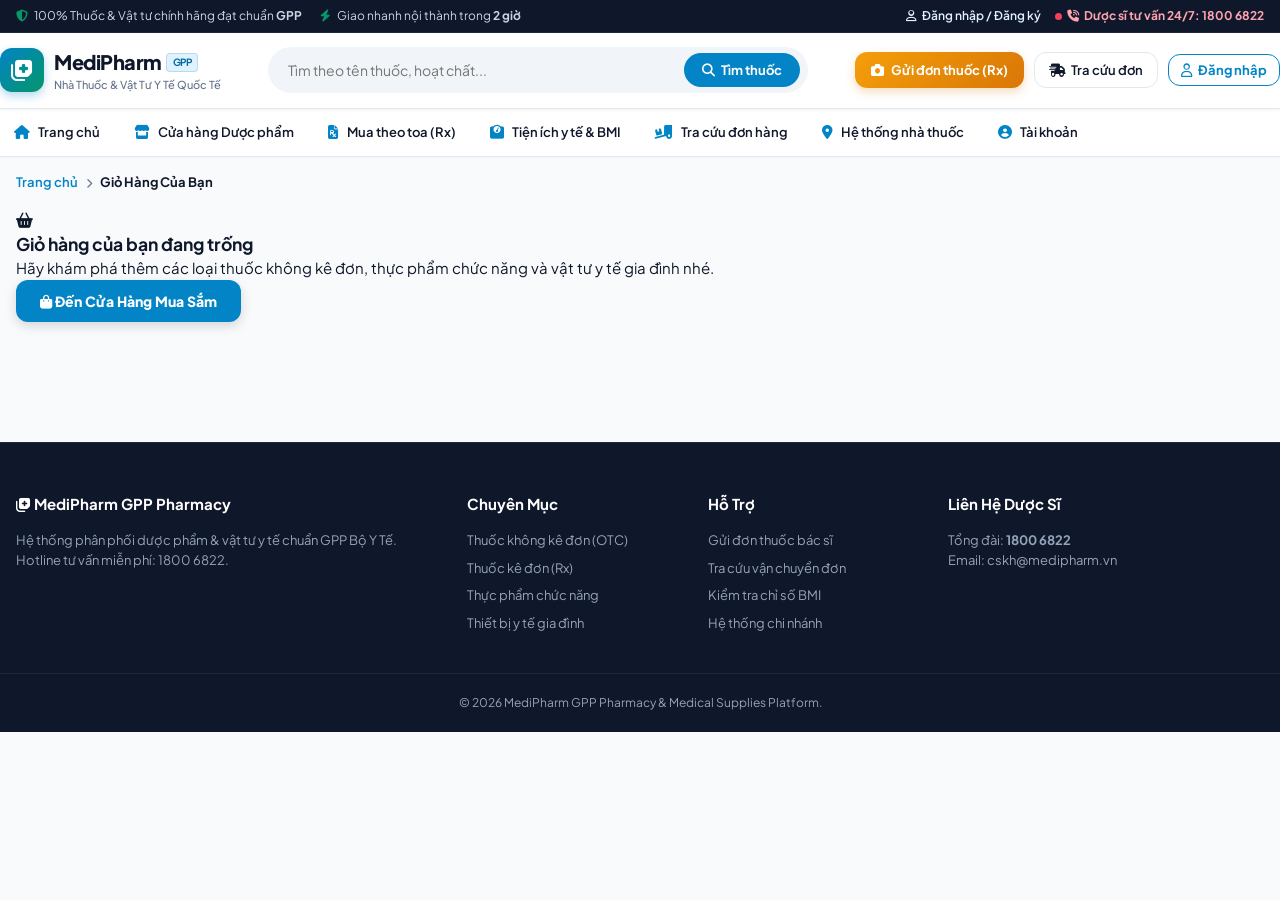
<file: cart.html>
<!DOCTYPE html>
<html lang="vi">
<head>
  <meta charset="UTF-8">
  <meta name="viewport" content="width=device-width, initial-scale=1.0">
  <title>Giỏ Hàng Của Bạn - MediPharm GPP</title>
  <link rel="preconnect" href="https://fonts.googleapis.com">
  <link rel="preconnect" href="https://fonts.gstatic.com" crossorigin>
  <link href="https://fonts.googleapis.com/css2?family=Plus+Jakarta+Sans:wght@400;500;600;700;800&family=Inter:wght@400;500;600;700&display=swap" rel="stylesheet">
  <link rel="stylesheet" href="https://cdnjs.cloudflare.com/ajax/libs/font-awesome/6.5.1/css/all.min.css">
  <link rel="stylesheet" href="Styles/style.css">
</head>
<body>

  <!-- Top Bar -->
  <div class="top-bar">
    <div class="container top-bar-inner">
      <div class="top-bar-left">
        <div class="top-bar-item">
          <i class="fa-solid fa-shield-halved"></i>
          <span>100% Thuốc & Vật tư chính hãng đạt chuẩn <strong>GPP</strong></span>
        </div>
        <div class="top-bar-item">
          <i class="fa-solid fa-bolt"></i>
          <span>Giao nhanh nội thành trong <strong>2 giờ</strong></span>
        </div>
      </div>
      <div class="top-bar-right">
        <div class="user-auth-top-slot"></div>
        <a href="tel:18006822" class="hotline-link">
          <span class="pulse-dot"></span>
          <i class="fa-solid fa-phone-volume"></i>
          <span>Dược sĩ tư vấn 24/7: 1800 6822</span>
        </a>
      </div>
    </div>
  </div>

  <!-- Header -->
  <header class="main-header">
    <div class="container header-inner">
      <div class="brand-logo" onclick="window.location.href='index.html'">
        <div class="brand-icon"><i class="fa-solid fa-notes-medical"></i></div>
        <div class="brand-text">
          <h1>MediPharm <span class="brand-tag">GPP</span></h1>
          <p>Nhà Thuốc & Vật Tư Y Tế Quốc Tế</p>
        </div>
      </div>

      <div class="header-search-wrap">
        <div class="search-box">
          <input type="text" id="main-search-input" placeholder="Tìm theo tên thuốc, hoạt chất..." autocomplete="off">
          <button type="button" onclick="window.location.href='shop.html'">
            <i class="fa-solid fa-magnifying-glass"></i>
            <span>Tìm thuốc</span>
          </button>
        </div>
      </div>

      <div class="header-actions">
        <button class="btn-upload-rx" onclick="window.location.href='prescription.html'">
          <i class="fa-solid fa-camera"></i>
          <span>Gửi đơn thuốc (Rx)</span>
        </button>
        <button class="btn-track-order" onclick="window.location.href='order-tracking.html'">
          <i class="fa-solid fa-truck-fast"></i>
          <span>Tra cứu đơn</span>
        </button>
        <div class="user-auth-header-slot"></div>
      </div>
    </div>
  </header>

  <!-- Navigation Mega Bar -->
  <nav class="category-nav-bar">
    <div class="container category-nav-inner">
      <a href="index.html" class="cat-nav-item"><i class="fa-solid fa-house"></i> Trang chủ</a>
      <a href="shop.html" class="cat-nav-item"><i class="fa-solid fa-store"></i> Cửa hàng Dược phẩm</a>
      <a href="prescription.html" class="cat-nav-item"><i class="fa-solid fa-file-prescription"></i> Mua theo toa (Rx)</a>
      <a href="health-tools.html" class="cat-nav-item"><i class="fa-solid fa-weight-scale"></i> Tiện ích y tế & BMI</a>
      <a href="order-tracking.html" class="cat-nav-item"><i class="fa-solid fa-truck-ramp-box"></i> Tra cứu đơn hàng</a>
      <a href="contact.html" class="cat-nav-item"><i class="fa-solid fa-location-dot"></i> Hệ thống nhà thuốc</a>
      <a href="login.html" class="cat-nav-item"><i class="fa-solid fa-user-circle"></i> Tài khoản</a>
    </div>
  </nav>

  <!-- Breadcrumbs -->
  <div class="container">
    <div class="breadcrumb">
      <a href="index.html">Trang chủ</a>
      <i class="fa-solid fa-chevron-right" style="font-size: 10px;"></i>
      <span class="current">Giỏ Hàng Của Bạn</span>
    </div>
  </div>

  <!-- Cart Page Content -->
  <section class="container" style="padding-bottom: 60px;">
    <!-- Rx Safety Warning if cart contains Rx drugs -->
    <div class="cart-rx-alert" id="cart-page-rx-alert" style="display: none; border-radius: var(--radius-md); margin-bottom: 20px; font-size: 13px;">
      <i class="fa-solid fa-shield-halved" style="font-size: 20px; color: #D97706;"></i>
      <div>
        <strong>Giỏ hàng có thuốc kê đơn (Rx)!</strong><br>
        Theo quy định của Bộ Y Tế, đơn hàng có thuốc kê đơn sẽ được Dược sĩ chuyên môn gọi điện xác nhận đơn thuốc của bác sĩ trước khi đóng gói và giao hàng.
      </div>
    </div>

    <!-- Empty State -->
    <div id="cart-page-empty" class="empty-state" style="display: none;">
      <i class="fa-solid fa-basket-shopping"></i>
      <h3>Giỏ hàng của bạn đang trống</h3>
      <p>Hãy khám phá thêm các loại thuốc không kê đơn, thực phẩm chức năng và vật tư y tế gia đình nhé.</p>
      <button class="btn btn-hero-primary" onclick="window.location.href='shop.html'" style="background: var(--primary); color: #fff;">
        <i class="fa-solid fa-bag-shopping"></i> Đến Cửa Hàng Mua Sắm
      </button>
    </div>

    <!-- Cart Layout -->
    <div class="cart-page-layout" id="cart-page-content">
      <!-- Left: Cart Table -->
      <div class="cart-table-card">
        <div style="display: flex; justify-content: space-between; align-items: center; margin-bottom: 16px;">
          <h3 style="font-size: 18px; font-weight: 800; color: #0F172A;">
            Danh Sách Sản Phẩm Trong Giỏ
          </h3>
          <button onclick="Cart.clear(); showToast('Đã dọn sạch giỏ', '', 'info');" style="background: transparent; color: var(--accent-red); font-size: 12px; font-weight: 700;">
            <i class="fa-solid fa-trash-can"></i> Xóa tất cả
          </button>
        </div>

        <table class="cart-table">
          <thead>
            <tr>
              <th>Sản phẩm</th>
              <th>Đơn vị tính</th>
              <th>Đơn giá</th>
              <th>Số lượng</th>
              <th>Tổng tiền</th>
              <th></th>
            </tr>
          </thead>
          <tbody id="cart-page-table-body"></tbody>
        </table>

        <div style="margin-top: 20px; display: flex; justify-content: space-between; align-items: center;">
          <a href="shop.html" class="btn" style="background: #F1F5F9; color: #334155; font-weight: 700; padding: 10px 18px; border-radius: var(--radius-sm);">
            <i class="fa-solid fa-arrow-left"></i> Tiếp tục chọn mua thuốc
          </a>
        </div>
      </div>

      <!-- Right: Cart Summary -->
      <div class="cart-summary-card">
        <h3 style="font-size: 17px; font-weight: 800; color: #0F172A; margin-bottom: 16px;">
          Tóm Tắt Đơn Hàng
        </h3>

        <!-- Voucher Input -->
        <div class="voucher-input-row" style="margin-bottom: 16px;">
          <input type="text" id="cart-page-voucher-input" placeholder="Mã voucher (TUTHOC50, FREESHIP)...">
          <button type="button" onclick="applyPageVoucher()">Áp dụng</button>
        </div>

        <div class="bill-rows" style="font-size: 14px;">
          <div class="bill-row">
            <span>Tạm tính thuốc & vật tư:</span>
            <strong id="cart-page-subtotal" style="color: #0F172A;">0 ₫</strong>
          </div>
          <div class="bill-row">
            <span>Giảm giá khuyến mãi:</span>
            <strong class="text-danger" id="cart-page-discount">0 ₫</strong>
          </div>
          <div class="bill-row">
            <span>Phí giao hàng:</span>
            <strong id="cart-page-shipping" style="color: #0F172A;">0 ₫</strong>
          </div>
          <div class="bill-row total-row" style="font-size: 18px;">
            <span>Tổng thanh toán:</span>
            <strong id="cart-page-grand-total" style="color: var(--primary);">0 ₫</strong>
          </div>
        </div>

        <button class="btn-checkout" onclick="window.location.href='checkout.html'" style="margin-top: 16px;">
          <span>Tiến Hành Đặt Hàng</span>
          <i class="fa-solid fa-arrow-right"></i>
        </button>

        <div style="margin-top: 16px; font-size: 12px; color: var(--text-muted); line-height: 1.5; border-top: 1px solid var(--border-color); padding-top: 12px;">
          <i class="fa-solid fa-circle-check text-success"></i> Miễn phí vận chuyển hỏa tốc 2 giờ cho đơn từ 300.000₫.<br>
          <i class="fa-solid fa-certificate text-primary"></i> 100% Sản phẩm được bảo quản tiêu chuẩn GPP.
        </div>
      </div>
    </div>
  </section>

  <!-- Toast Notification Container -->
  <div class="toast-container" id="toast-container"></div>

  <!-- Footer -->
  <footer class="main-footer">
    <div class="container footer-grid">
      <div class="footer-col">
        <h4><i class="fa-solid fa-notes-medical text-primary"></i> MediPharm GPP Pharmacy</h4>
        <p>Hệ thống phân phối dược phẩm & vật tư y tế chuẩn GPP Bộ Y Tế. Hotline tư vấn miễn phí: 1800 6822.</p>
      </div>
      <div class="footer-col">
        <h4>Chuyên Mục</h4>
        <ul>
          <li><a href="shop.html">Thuốc không kê đơn (OTC)</a></li>
          <li><a href="shop.html">Thuốc kê đơn (Rx)</a></li>
          <li><a href="shop.html">Thực phẩm chức năng</a></li>
          <li><a href="shop.html">Thiết bị y tế gia đình</a></li>
        </ul>
      </div>
      <div class="footer-col">
        <h4>Hỗ Trợ</h4>
        <ul>
          <li><a href="prescription.html">Gửi đơn thuốc bác sĩ</a></li>
          <li><a href="order-tracking.html">Tra cứu vận chuyển đơn</a></li>
          <li><a href="health-tools.html">Kiểm tra chỉ số BMI</a></li>
          <li><a href="contact.html">Hệ thống chi nhánh</a></li>
        </ul>
      </div>
      <div class="footer-col">
        <h4>Liên Hệ Dược Sĩ</h4>
        <p>Tổng đài: <strong>1800 6822</strong></p>
        <p>Email: cskh@medipharm.vn</p>
      </div>
    </div>
    <div class="container footer-bottom">
      <p>© 2026 MediPharm GPP Pharmacy & Medical Supplies Platform.</p>
    </div>
  </footer>

  <!-- Mobile Bottom Navigation Bar -->
  <nav class="mobile-bottom-nav">
    <button class="mobile-nav-item" onclick="window.location.href='index.html'">
      <i class="fa-solid fa-house"></i>
      <span>Trang chủ</span>
    </button>
    <button class="mobile-nav-item" onclick="window.location.href='shop.html'">
      <i class="fa-solid fa-store"></i>
      <span>Cửa hàng</span>
    </button>
    <button class="mobile-nav-item" onclick="window.location.href='prescription.html'">
      <i class="fa-solid fa-camera" style="color: #D97706;"></i>
      <span>Gửi toa Rx</span>
    </button>
    <button class="mobile-nav-item active" onclick="window.location.href='cart.html'">
      <i class="fa-solid fa-cart-shopping"></i>
      <span>Giỏ hàng</span>
      <span class="cart-badge" id="mobile-cart-badge" style="display: none; position: absolute; top: -2px; right: 8px; width: 16px; height: 16px; font-size: 9px;">0</span>
    </button>
    <div class="mobile-auth-slot"></div>
  </nav>

  <!-- Scripts -->
  <script src="Scripts/data.js"></script>
  <script src="Scripts/storage.js"></script>
  <script src="Scripts/cart.js"></script>
  <script src="Scripts/app.js"></script>
  <script>
    document.addEventListener('DOMContentLoaded', () => {
      Cart.init();
    });

    function applyPageVoucher() {
      const input = document.getElementById('cart-page-voucher-input');
      if (!input) return;
      const res = Cart.applyVoucher(input.value);
      if (res.success) {
        showToast('Áp mã thành công!', res.message, 'success');
      } else {
        showToast('Lỗi áp mã', res.message, 'error');
      }
    }
  </script>
</body>
</html>
</file>
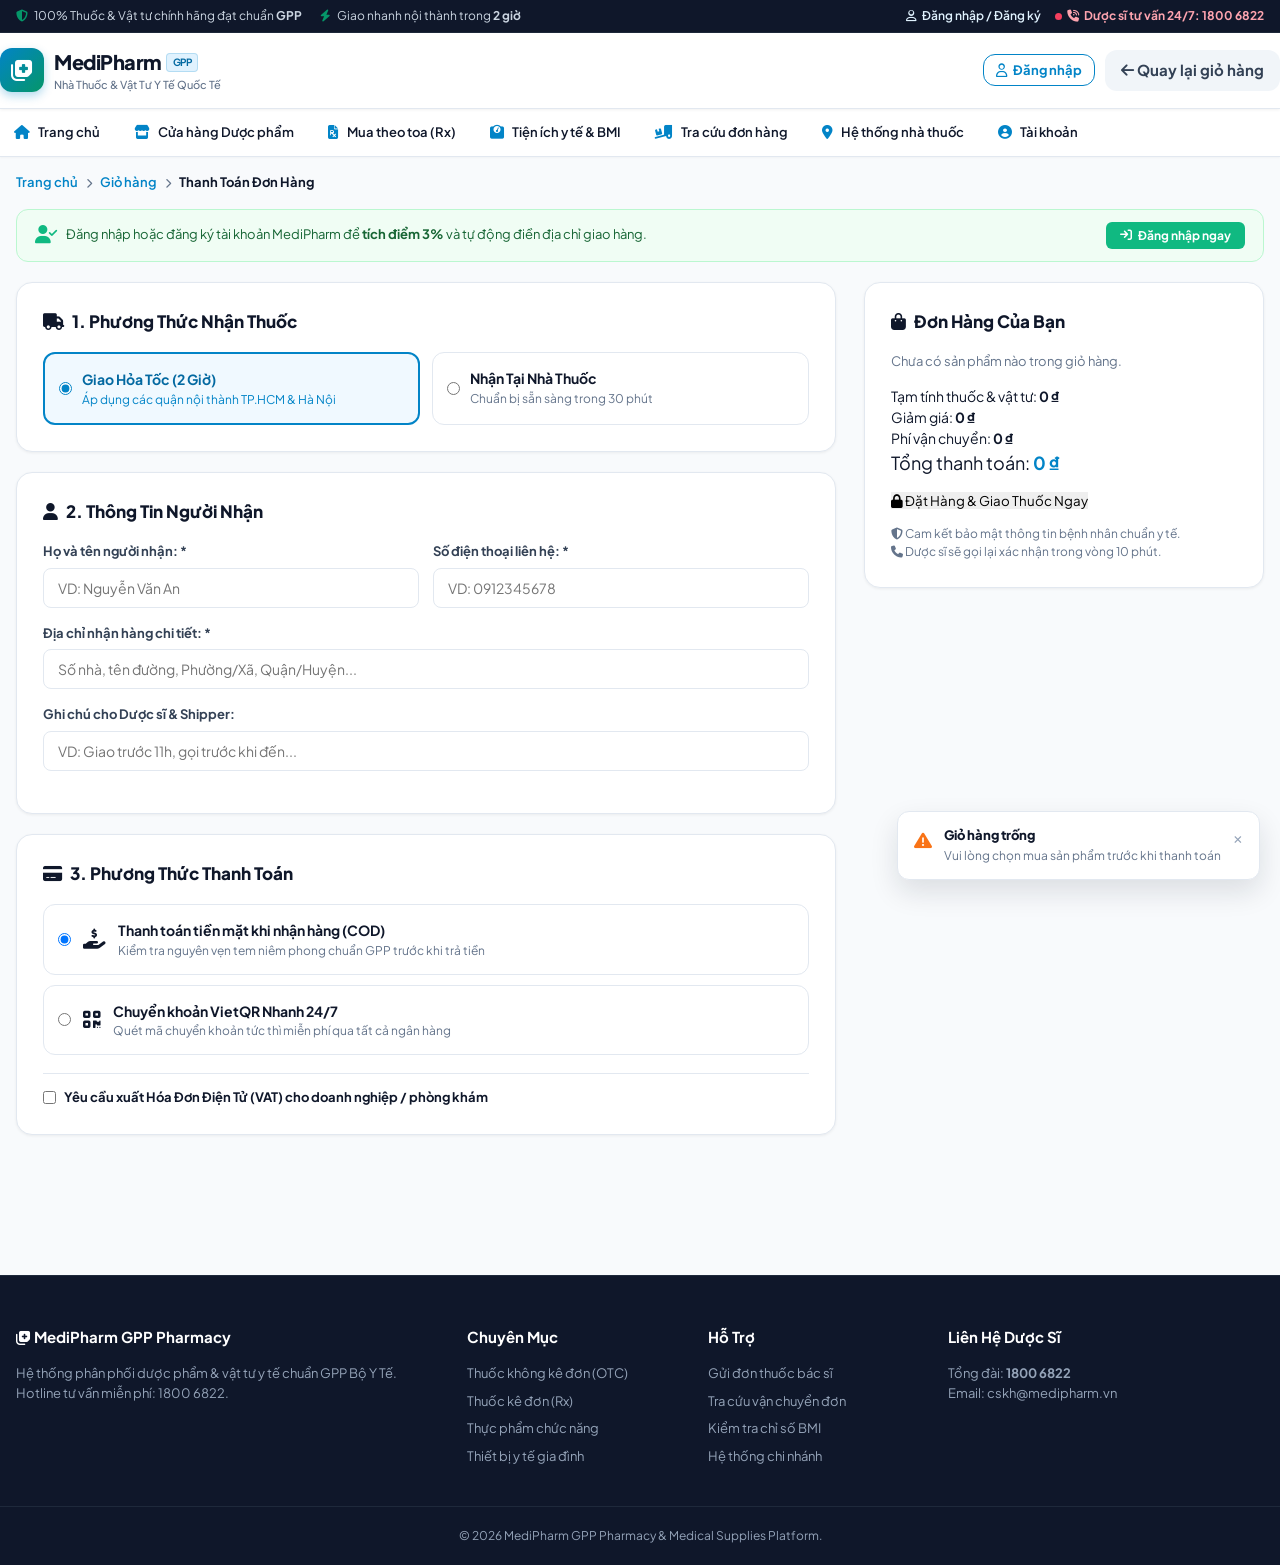
<file: checkout.html>
<!DOCTYPE html>
<html lang="vi">
<head>
  <meta charset="UTF-8">
  <meta name="viewport" content="width=device-width, initial-scale=1.0">
  <title>Thanh Toán & Xác Nhận Đơn Hàng - MediPharm GPP</title>
  <link rel="preconnect" href="https://fonts.googleapis.com">
  <link rel="preconnect" href="https://fonts.gstatic.com" crossorigin>
  <link href="https://fonts.googleapis.com/css2?family=Plus+Jakarta+Sans:wght@400;500;600;700;800&family=Inter:wght@400;500;600;700&display=swap" rel="stylesheet">
  <link rel="stylesheet" href="https://cdnjs.cloudflare.com/ajax/libs/font-awesome/6.5.1/css/all.min.css">
  <link rel="stylesheet" href="Styles/style.css">
</head>
<body>

  <!-- Top Bar -->
  <div class="top-bar">
    <div class="container top-bar-inner">
      <div class="top-bar-left">
        <div class="top-bar-item">
          <i class="fa-solid fa-shield-halved"></i>
          <span>100% Thuốc & Vật tư chính hãng đạt chuẩn <strong>GPP</strong></span>
        </div>
        <div class="top-bar-item">
          <i class="fa-solid fa-bolt"></i>
          <span>Giao nhanh nội thành trong <strong>2 giờ</strong></span>
        </div>
      </div>
      <div class="top-bar-right">
        <div class="user-auth-top-slot"></div>
        <a href="tel:18006822" class="hotline-link">
          <span class="pulse-dot"></span>
          <i class="fa-solid fa-phone-volume"></i>
          <span>Dược sĩ tư vấn 24/7: 1800 6822</span>
        </a>
      </div>
    </div>
  </div>

  <!-- Header -->
  <header class="main-header">
    <div class="container header-inner">
      <div class="brand-logo" onclick="window.location.href='index.html'">
        <div class="brand-icon"><i class="fa-solid fa-notes-medical"></i></div>
        <div class="brand-text">
          <h1>MediPharm <span class="brand-tag">GPP</span></h1>
          <p>Nhà Thuốc & Vật Tư Y Tế Quốc Tế</p>
        </div>
      </div>

      <div class="header-actions">
        <div class="user-auth-header-slot"></div>
        <a href="cart.html" class="btn" style="background: #F1F5F9; color: #334155; font-weight: 700; padding: 9px 16px; border-radius: var(--radius-md);">
          <i class="fa-solid fa-arrow-left"></i> Quay lại giỏ hàng
        </a>
      </div>
    </div>
  </header>

  <!-- Navigation Mega Bar -->
  <nav class="category-nav-bar">
    <div class="container category-nav-inner">
      <a href="index.html" class="cat-nav-item"><i class="fa-solid fa-house"></i> Trang chủ</a>
      <a href="shop.html" class="cat-nav-item"><i class="fa-solid fa-store"></i> Cửa hàng Dược phẩm</a>
      <a href="prescription.html" class="cat-nav-item"><i class="fa-solid fa-file-prescription"></i> Mua theo toa (Rx)</a>
      <a href="health-tools.html" class="cat-nav-item"><i class="fa-solid fa-weight-scale"></i> Tiện ích y tế & BMI</a>
      <a href="order-tracking.html" class="cat-nav-item"><i class="fa-solid fa-truck-ramp-box"></i> Tra cứu đơn hàng</a>
      <a href="contact.html" class="cat-nav-item"><i class="fa-solid fa-location-dot"></i> Hệ thống nhà thuốc</a>
      <a href="login.html" class="cat-nav-item"><i class="fa-solid fa-user-circle"></i> Tài khoản</a>
    </div>
  </nav>

  <!-- Breadcrumbs -->
  <div class="container">
    <div class="breadcrumb">
      <a href="index.html">Trang chủ</a>
      <i class="fa-solid fa-chevron-right" style="font-size: 10px;"></i>
      <a href="cart.html">Giỏ hàng</a>
      <i class="fa-solid fa-chevron-right" style="font-size: 10px;"></i>
      <span class="current">Thanh Toán Đơn Hàng</span>
    </div>
  </div>

  <!-- Checkout Section -->
  <section class="container" style="padding-bottom: 60px;">
    <!-- Auth Incentive Banner (if not logged in) -->
    <div id="checkout-auth-banner" class="checkout-auth-prompt" style="background: #F0FDF4; border: 1px solid #BBF7D0; border-radius: var(--radius-md); padding: 12px 18px; margin-bottom: 20px; display: flex; align-items: center; justify-content: space-between; flex-wrap: wrap; gap: 10px;">
      <div style="font-size: 13px; color: #166534; display: flex; align-items: center; gap: 8px;">
        <i class="fa-solid fa-user-check" style="color: #10B981; font-size: 18px;"></i>
        <span>Đăng nhập hoặc đăng ký tài khoản MediPharm để <strong>tích điểm 3%</strong> và tự động điền địa chỉ giao hàng.</span>
      </div>
      <button type="button" onclick="openAuthModal('login')" style="background: #10B981; color: #FFFFFF; border: none; padding: 6px 14px; border-radius: 6px; font-size: 12px; font-weight: 700; cursor: pointer; display: flex; align-items: center; gap: 6px;">
        <i class="fa-solid fa-arrow-right-to-bracket"></i> Đăng nhập ngay
      </button>
    </div>

    <!-- Rx Notice -->
    <div class="cart-rx-alert" id="checkout-rx-alert" style="display: none; border-radius: var(--radius-md); margin-bottom: 20px;">
      <i class="fa-solid fa-shield-halved" style="font-size: 22px; color: #D97706;"></i>
      <div>
        <strong>Đơn hàng chứa thuốc kê đơn (Rx)!</strong><br>
        Bằng việc tiến hành đặt hàng, bạn xác nhận đã có đơn thuốc chỉ định từ Bác sĩ. Dược sĩ phụ trách chuyên môn của MediPharm sẽ gọi điện xác nhận toa trước khi gửi hàng.
      </div>
    </div>

    <form onsubmit="handleDedicatedCheckoutSubmit(event)">
      <div class="checkout-layout">
        <!-- Left: Delivery & Customer info & Payment -->
        <div>
          <!-- 1. Delivery Options -->
          <div class="checkout-box">
            <h3><i class="fa-solid fa-truck text-primary"></i> 1. Phương Thức Nhận Thuốc</h3>
            <div style="display: grid; grid-template-columns: 1fr 1fr; gap: 12px;">
              <label style="border: 2px solid var(--primary); background: #F0F9FF; padding: 14px; border-radius: var(--radius-md); display: flex; gap: 10px; cursor: pointer;">
                <input type="radio" name="delivery-method" value="express" checked style="accent-color: var(--primary);">
                <div>
                  <strong style="font-size: 14px; color: #0369A1;">Giao Hỏa Tốc (2 Giờ)</strong>
                  <p style="font-size: 12px; color: #0284C7;">Áp dụng các quận nội thành TP.HCM & Hà Nội</p>
                </div>
              </label>

              <label style="border: 1px solid var(--border-color); padding: 14px; border-radius: var(--radius-md); display: flex; gap: 10px; cursor: pointer;">
                <input type="radio" name="delivery-method" value="pickup" style="accent-color: var(--primary);">
                <div>
                  <strong style="font-size: 14px; color: #0F172A;">Nhận Tại Nhà Thuốc</strong>
                  <p style="font-size: 12px; color: var(--text-muted);">Chuẩn bị sẵn sàng trong 30 phút</p>
                </div>
              </label>
            </div>
          </div>

          <!-- 2. Customer Information -->
          <div class="checkout-box">
            <h3><i class="fa-solid fa-user text-primary"></i> 2. Thông Tin Người Nhận</h3>
            <div style="display: grid; grid-template-columns: 1fr 1fr; gap: 14px;">
              <div class="form-group">
                <label>Họ và tên người nhận: *</label>
                <input type="text" id="checkout-name" required placeholder="VD: Nguyễn Văn An" class="form-control">
              </div>
              <div class="form-group">
                <label>Số điện thoại liên hệ: *</label>
                <input type="tel" id="checkout-phone" required placeholder="VD: 0912345678" class="form-control">
              </div>
            </div>

            <div class="form-group">
              <label>Địa chỉ nhận hàng chi tiết: *</label>
              <input type="text" id="checkout-address" required placeholder="Số nhà, tên đường, Phường/Xã, Quận/Huyện..." class="form-control">
            </div>

            <div class="form-group">
              <label>Ghi chú cho Dược sĩ & Shipper:</label>
              <input type="text" id="checkout-notes" placeholder="VD: Giao trước 11h, gọi trước khi đến..." class="form-control">
            </div>
          </div>

          <!-- 3. Payment Methods -->
          <div class="checkout-box">
            <h3><i class="fa-solid fa-credit-card text-primary"></i> 3. Phương Thức Thanh Toán</h3>
            <div style="display: flex; flex-direction: column; gap: 10px;">
              <label style="border: 1px solid var(--border-color); padding: 14px; border-radius: var(--radius-md); display: flex; align-items: center; gap: 12px; cursor: pointer;">
                <input type="radio" name="payment-method" value="cod" checked onchange="handlePaymentMethodChange('cod')">
                <i class="fa-solid fa-hand-holding-dollar text-success" style="font-size: 20px;"></i>
                <div>
                  <strong style="font-size: 14px;">Thanh toán tiền mặt khi nhận hàng (COD)</strong>
                  <p style="font-size: 12px; color: var(--text-muted);">Kiểm tra nguyên vẹn tem niêm phong chuẩn GPP trước khi trả tiền</p>
                </div>
              </label>

              <label style="border: 1px solid var(--border-color); padding: 14px; border-radius: var(--radius-md); display: flex; align-items: center; gap: 12px; cursor: pointer;">
                <input type="radio" name="payment-method" value="vietqr" onchange="handlePaymentMethodChange('vietqr')">
                <i class="fa-solid fa-qrcode text-primary" style="font-size: 20px;"></i>
                <div>
                  <strong style="font-size: 14px;">Chuyển khoản VietQR Nhanh 24/7</strong>
                  <p style="font-size: 12px; color: var(--text-muted);">Quét mã chuyển khoản tức thì miễn phí qua tất cả ngân hàng</p>
                </div>
              </label>
            </div>

            <!-- VietQR Container when selected -->
            <div class="vietqr-box" id="vietqr-box" style="display: none; margin-top: 14px;">
              <h4 style="font-size: 14px; font-weight: 800; color: #0369A1;">
                <i class="fa-solid fa-qrcode"></i> Quét Mã VietQR Chuyển Khoản Nhanh
              </h4>
              <img src="https://api.qrserver.com/v1/create-qr-code/?size=180x180&data=https://vietqr.net/medipharm" alt="VietQR" class="vietqr-img">
              <p style="font-size: 12px; color: #075985; line-height: 1.6;">
                Ngân hàng: <strong>MB Bank (Ngân Hàng Quân Đội)</strong><br>
                Số tài khoản: <strong>08392888888</strong> • Chủ TK: <strong>NHATHUOC MEDIPHARM GPP</strong><br>
                Cú pháp chuyển khoản: <strong id="vietqr-content-syntax" class="text-danger">MEDIPHARM DH-2026</strong><br>
                Số tiền: <strong id="vietqr-amount" style="font-size: 16px; color: var(--primary);">0 ₫</strong>
              </p>
            </div>

            <!-- VAT Invoice -->
            <div style="margin-top: 18px; border-top: 1px solid var(--border-color); padding-top: 14px;">
              <label style="display: flex; align-items: center; gap: 8px; cursor: pointer; font-size: 13px; font-weight: 700;">
                <input type="checkbox" id="vat-checkbox" onchange="toggleVatFields(this.checked)">
                <span>Yêu cầu xuất Hóa Đơn Điện Tử (VAT) cho doanh nghiệp / phòng khám</span>
              </label>
              <div id="vat-fields" style="display: none; margin-top: 10px; padding: 14px; background: #F8FAFC; border: 1px solid var(--border-color); border-radius: var(--radius-sm);">
                <input type="text" placeholder="Tên công ty / Tổ chức" class="form-control" style="margin-bottom: 8px;">
                <input type="text" placeholder="Mã số thuế (MST)" class="form-control" style="margin-bottom: 8px;">
                <input type="email" placeholder="Email nhận hóa đơn điện tử" class="form-control">
              </div>
            </div>
          </div>
        </div>

        <!-- Right: Order Items Summary & Confirm CTA -->
        <div>
          <div class="checkout-box" style="position: sticky; top: 90px;">
            <h3><i class="fa-solid fa-bag-shopping text-primary"></i> Đơn Hàng Của Bạn</h3>
            
            <div id="checkout-items-list" style="max-height: 240px; overflow-y: auto; margin-bottom: 14px;"></div>

            <div class="bill-rows" style="font-size: 14px;">
              <div class="bill-row">
                <span>Tạm tính thuốc & vật tư:</span>
                <strong id="checkout-subtotal">0 ₫</strong>
              </div>
              <div class="bill-row">
                <span>Giảm giá:</span>
                <strong class="text-danger" id="checkout-discount">0 ₫</strong>
              </div>
              <div class="bill-row">
                <span>Phí vận chuyển:</span>
                <strong id="checkout-shipping">0 ₫</strong>
              </div>
              <div class="bill-row total-row" style="font-size: 18px;">
                <span>Tổng thanh toán:</span>
                <strong id="checkout-total" style="color: var(--primary);">0 ₫</strong>
              </div>
            </div>

            <button type="submit" class="btn-checkout" style="margin-top: 16px;">
              <i class="fa-solid fa-lock"></i> Đặt Hàng & Giao Thuốc Ngay
            </button>

            <div style="margin-top: 14px; font-size: 12px; color: var(--text-muted); line-height: 1.5;">
              <i class="fa-solid fa-shield-halved text-success"></i> Cam kết bảo mật thông tin bệnh nhân chuẩn y tế.<br>
              <i class="fa-solid fa-phone text-primary"></i> Dược sĩ sẽ gọi lại xác nhận trong vòng 10 phút.
            </div>
          </div>
        </div>
      </div>
    </form>
  </section>

  <!-- Success Modal -->
  <div class="modal" id="order-success-modal">
    <div class="modal-content" style="max-width: 580px;">
      <div class="modal-header">
        <h3 class="text-success"><i class="fa-solid fa-circle-check"></i> Đặt Hàng Thành Công!</h3>
        <button class="modal-close-btn" onclick="window.location.href='order-tracking.html'">&times;</button>
      </div>
      <div class="modal-body">
        <div style="text-align: center; margin-bottom: 20px;">
          <div style="width: 60px; height: 60px; background: #D1FAE5; color: #059669; border-radius: 50%; display: inline-flex; align-items: center; justify-content: center; font-size: 28px; margin-bottom: 10px;">
            <i class="fa-solid fa-receipt"></i>
          </div>
          <h2 style="font-size: 20px; font-weight: 800; color: #0F172A;">Hóa Đơn Bán Lẻ Thuốc & Vật Tư</h2>
          <p style="font-size: 13px; color: var(--text-muted);">Mã đơn hàng: <strong id="success-order-id" class="text-primary" style="font-size: 16px;"></strong></p>
        </div>
        <div style="background: #F8FAFC; border: 1px solid var(--border-color); border-radius: var(--radius-md); padding: 14px; font-size: 13px; margin-bottom: 16px;">
          <p><strong>Người nhận:</strong> <span id="success-customer-name"></span> (<span id="success-customer-phone"></span>)</p>
          <p><strong>Địa chỉ giao:</strong> <span id="success-delivery-address"></span></p>
          <p><strong>Dự kiến giao hàng:</strong> <span id="success-delivery-time" class="text-success" style="font-weight: 700;"></span></p>
          <p><strong>Phương thức:</strong> <span id="success-payment-method"></span></p>
        </div>
        <h4 style="font-size: 13px; font-weight: 700; margin-bottom: 8px;">Chi tiết sản phẩm đã đặt:</h4>
        <div id="success-order-items" style="max-height: 160px; overflow-y: auto; margin-bottom: 14px; border: 1px solid #F1F5F9; border-radius: 6px; padding: 8px;"></div>
        <div style="display: flex; justify-content: space-between; font-size: 16px; font-weight: 800; padding: 10px 0; border-top: 1px solid var(--border-color); margin-bottom: 16px;">
          <span>Tổng tiền:</span>
          <span id="success-total" style="color: var(--primary);"></span>
        </div>
        <div style="display: flex; gap: 10px;">
          <button class="btn btn-track-order" onclick="window.print()" style="flex: 1; justify-content: center;">
            <i class="fa-solid fa-print"></i> In Hóa Đơn
          </button>
          <button class="btn btn-add-cart" onclick="window.location.href='order-tracking.html'" style="flex: 1; justify-content: center;">
            Xem Tiến Độ Đơn Hàng
          </button>
        </div>
      </div>
    </div>
  </div>

  <!-- Toast Notification Container -->
  <div class="toast-container" id="toast-container"></div>

  <!-- Footer -->
  <footer class="main-footer">
    <div class="container footer-grid">
      <div class="footer-col">
        <h4><i class="fa-solid fa-notes-medical text-primary"></i> MediPharm GPP Pharmacy</h4>
        <p>Hệ thống phân phối dược phẩm & vật tư y tế chuẩn GPP Bộ Y Tế. Hotline tư vấn miễn phí: 1800 6822.</p>
      </div>
      <div class="footer-col">
        <h4>Chuyên Mục</h4>
        <ul>
          <li><a href="shop.html">Thuốc không kê đơn (OTC)</a></li>
          <li><a href="shop.html">Thuốc kê đơn (Rx)</a></li>
          <li><a href="shop.html">Thực phẩm chức năng</a></li>
          <li><a href="shop.html">Thiết bị y tế gia đình</a></li>
        </ul>
      </div>
      <div class="footer-col">
        <h4>Hỗ Trợ</h4>
        <ul>
          <li><a href="prescription.html">Gửi đơn thuốc bác sĩ</a></li>
          <li><a href="order-tracking.html">Tra cứu vận chuyển đơn</a></li>
          <li><a href="health-tools.html">Kiểm tra chỉ số BMI</a></li>
          <li><a href="contact.html">Hệ thống chi nhánh</a></li>
        </ul>
      </div>
      <div class="footer-col">
        <h4>Liên Hệ Dược Sĩ</h4>
        <p>Tổng đài: <strong>1800 6822</strong></p>
        <p>Email: cskh@medipharm.vn</p>
      </div>
    </div>
    <div class="container footer-bottom">
      <p>© 2026 MediPharm GPP Pharmacy & Medical Supplies Platform.</p>
    </div>
  </footer>

  <!-- Mobile Bottom Navigation Bar -->
  <nav class="mobile-bottom-nav">
    <button class="mobile-nav-item" onclick="window.location.href='index.html'">
      <i class="fa-solid fa-house"></i>
      <span>Trang chủ</span>
    </button>
    <button class="mobile-nav-item" onclick="window.location.href='shop.html'">
      <i class="fa-solid fa-store"></i>
      <span>Cửa hàng</span>
    </button>
    <button class="mobile-nav-item" onclick="window.location.href='prescription.html'">
      <i class="fa-solid fa-camera" style="color: #D97706;"></i>
      <span>Gửi toa Rx</span>
    </button>
    <button class="mobile-nav-item active" onclick="window.location.href='cart.html'">
      <i class="fa-solid fa-cart-shopping"></i>
      <span>Giỏ hàng</span>
      <span class="cart-badge" id="mobile-cart-badge" style="display: none; position: absolute; top: -2px; right: 8px; width: 16px; height: 16px; font-size: 9px;">0</span>
    </button>
    <div class="mobile-auth-slot"></div>
  </nav>

  <!-- Scripts -->
  <script src="Scripts/data.js"></script>
  <script src="Scripts/storage.js"></script>
  <script src="Scripts/cart.js"></script>
  <script src="Scripts/app.js"></script>
  <script>
    document.addEventListener('DOMContentLoaded', () => {
      Cart.init();
      if (Cart.items.length === 0) {
        showToast('Giỏ hàng trống', 'Vui lòng chọn mua sản phẩm trước khi thanh toán', 'warning');
        setTimeout(() => {
          window.location.href = 'shop.html';
        }, 1500);
      }
    });

    function handleDedicatedCheckoutSubmit(event) {
      event.preventDefault();
      const name = document.getElementById('checkout-name').value.trim();
      const phone = document.getElementById('checkout-phone').value.trim();
      const address = document.getElementById('checkout-address').value.trim();
      const deliveryMethod = document.querySelector('input[name="delivery-method"]:checked').value;
      const paymentMethod = document.querySelector('input[name="payment-method"]:checked').value;
      const notes = document.getElementById('checkout-notes').value.trim();

      const vnPhoneRegex = /^(03|05|07|08|09)\d{8}$/;
      if (!vnPhoneRegex.test(phone.replace(/\D/g, ''))) {
        showToast('Số điện thoại không hợp lệ', 'Vui lòng nhập số điện thoại Việt Nam 10 số (03/05/07/08/09...)', 'error');
        return;
      }

      const totals = Cart.getTotals();
      const orderId = `DH-${new Date().getFullYear()}-${Math.floor(1000 + Math.random() * 9000)}`;
      const hasRx = Cart.hasRxItems();

      const newOrder = {
        orderId: orderId,
        createdAt: new Date().toISOString(),
        customerName: name,
        customerPhone: phone,
        deliveryAddress: address,
        deliveryMethod: deliveryMethod,
        paymentMethod: paymentMethod,
        paymentStatus: paymentMethod === 'vietqr' ? 'paid' : 'unpaid',
        status: hasRx ? 'pending_rx' : 'packing',
        hasRxMedicine: hasRx,
        prescriptionCode: hasRx ? 'Kèm theo đơn khi giao' : null,
        items: Cart.items.map(item => ({
          productId: item.productId,
          productName: item.name,
          selectedUnit: item.selectedUnit,
          unitPrice: item.unitPrice,
          quantity: item.quantity,
          totalPrice: item.unitPrice * item.quantity
        })),
        subtotal: totals.subtotal,
        discount: totals.discount,
        shippingFee: totals.shippingFee,
        total: totals.total,
        voucherCode: Cart.appliedVoucher,
        estimatedDeliveryTime: deliveryMethod === 'express' ? 'Giao hỏa tốc trong 2 giờ' : 'Giao tiêu chuẩn trong ngày',
        notes: notes
      };

      StorageManager.saveOrder(newOrder);
      Cart.clear();
      playInteractionSound('success');

      openOrderSuccessModal(newOrder);
    }
  </script>
</body>
</html>
</file>
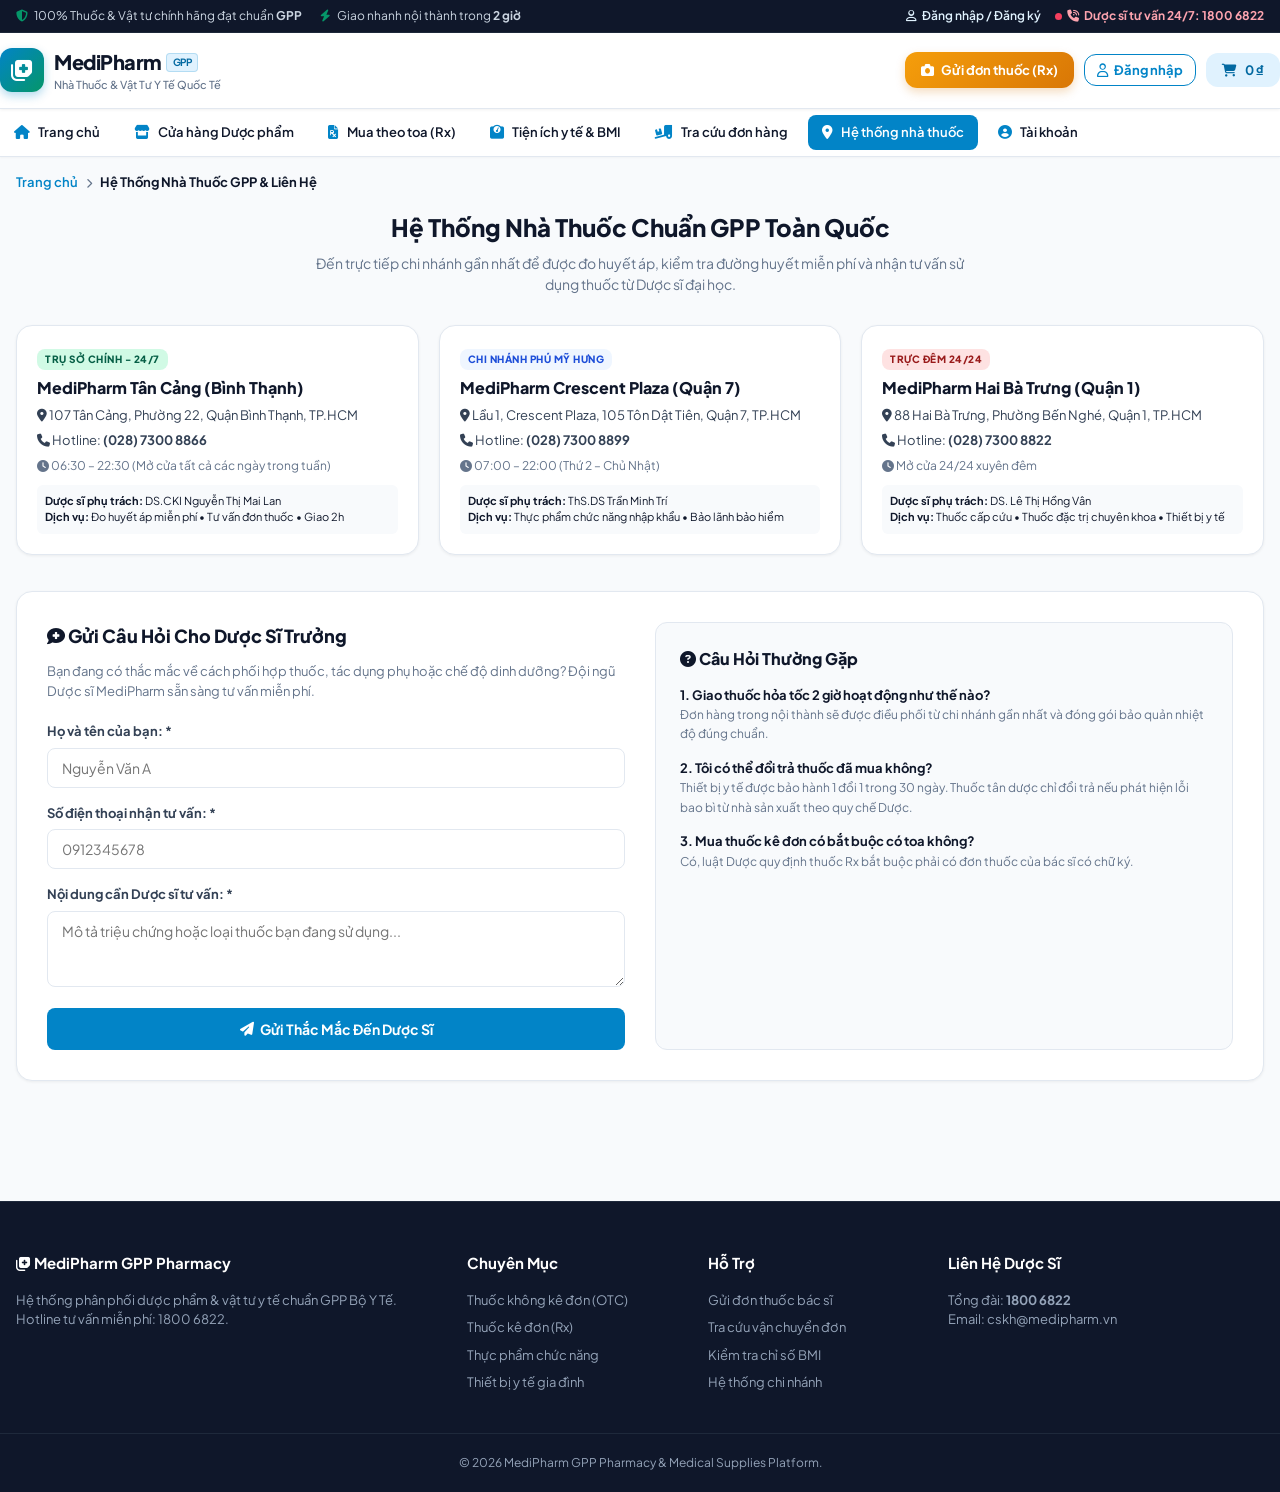
<file: contact.html>
<!DOCTYPE html>
<html lang="vi">
<head>
  <meta charset="UTF-8">
  <meta name="viewport" content="width=device-width, initial-scale=1.0">
  <title>Hệ Thống Nhà Thuốc & Liên Hệ Dược Sĩ - MediPharm GPP</title>
  <link rel="preconnect" href="https://fonts.googleapis.com">
  <link rel="preconnect" href="https://fonts.gstatic.com" crossorigin>
  <link href="https://fonts.googleapis.com/css2?family=Plus+Jakarta+Sans:wght@400;500;600;700;800&family=Inter:wght@400;500;600;700&display=swap" rel="stylesheet">
  <link rel="stylesheet" href="https://cdnjs.cloudflare.com/ajax/libs/font-awesome/6.5.1/css/all.min.css">
  <link rel="stylesheet" href="Styles/style.css">
</head>
<body>

  <!-- Top Bar -->
  <div class="top-bar">
    <div class="container top-bar-inner">
      <div class="top-bar-left">
        <div class="top-bar-item">
          <i class="fa-solid fa-shield-halved"></i>
          <span>100% Thuốc & Vật tư chính hãng đạt chuẩn <strong>GPP</strong></span>
        </div>
        <div class="top-bar-item">
          <i class="fa-solid fa-bolt"></i>
          <span>Giao nhanh nội thành trong <strong>2 giờ</strong></span>
        </div>
      </div>
      <div class="top-bar-right">
        <div class="user-auth-top-slot"></div>
        <a href="tel:18006822" class="hotline-link">
          <span class="pulse-dot"></span>
          <i class="fa-solid fa-phone-volume"></i>
          <span>Dược sĩ tư vấn 24/7: 1800 6822</span>
        </a>
      </div>
    </div>
  </div>

  <!-- Header -->
  <header class="main-header">
    <div class="container header-inner">
      <div class="brand-logo" onclick="window.location.href='index.html'">
        <div class="brand-icon"><i class="fa-solid fa-notes-medical"></i></div>
        <div class="brand-text">
          <h1>MediPharm <span class="brand-tag">GPP</span></h1>
          <p>Nhà Thuốc & Vật Tư Y Tế Quốc Tế</p>
        </div>
      </div>

      <div class="header-actions">
        <button class="btn-upload-rx" onclick="window.location.href='prescription.html'">
          <i class="fa-solid fa-camera"></i>
          <span>Gửi đơn thuốc (Rx)</span>
        </button>
        <div class="user-auth-header-slot"></div>
        <button class="cart-trigger-btn" onclick="window.location.href='cart.html'">
          <i class="fa-solid fa-cart-shopping"></i>
          <span id="cart-total-preview">0 ₫</span>
          <span class="cart-badge" id="cart-badge" style="display: none;">0</span>
        </button>
      </div>
    </div>
  </header>

  <!-- Navigation Mega Bar -->
  <nav class="category-nav-bar">
    <div class="container category-nav-inner">
      <a href="index.html" class="cat-nav-item"><i class="fa-solid fa-house"></i> Trang chủ</a>
      <a href="shop.html" class="cat-nav-item"><i class="fa-solid fa-store"></i> Cửa hàng Dược phẩm</a>
      <a href="prescription.html" class="cat-nav-item"><i class="fa-solid fa-file-prescription"></i> Mua theo toa (Rx)</a>
      <a href="health-tools.html" class="cat-nav-item"><i class="fa-solid fa-weight-scale"></i> Tiện ích y tế & BMI</a>
      <a href="order-tracking.html" class="cat-nav-item"><i class="fa-solid fa-truck-ramp-box"></i> Tra cứu đơn hàng</a>
      <a href="contact.html" class="cat-nav-item active"><i class="fa-solid fa-location-dot"></i> Hệ thống nhà thuốc</a>
      <a href="login.html" class="cat-nav-item"><i class="fa-solid fa-user-circle"></i> Tài khoản</a>
    </div>
  </nav>

  <!-- Breadcrumbs -->
  <div class="container">
    <div class="breadcrumb">
      <a href="index.html">Trang chủ</a>
      <i class="fa-solid fa-chevron-right" style="font-size: 10px;"></i>
      <span class="current">Hệ Thống Nhà Thuốc GPP & Liên Hệ</span>
    </div>
  </div>

  <!-- Branches and Contact Section -->
  <section class="container" style="padding-bottom: 60px;">
    <div style="text-align: center; max-width: 650px; margin: 0 auto 30px auto;">
      <h2 style="font-size: 24px; font-weight: 800; color: #0F172A; margin-bottom: 8px;">
        Hệ Thống Nhà Thuốc Chuẩn GPP Toàn Quốc
      </h2>
      <p style="font-size: 14px; color: var(--text-muted);">
        Đến trực tiếp chi nhánh gần nhất để được đo huyết áp, kiểm tra đường huyết miễn phí và nhận tư vấn sử dụng thuốc từ Dược sĩ đại học.
      </p>
    </div>

    <!-- Branch Cards Grid -->
    <div class="branch-grid" style="margin-bottom: 36px;">
      <div class="branch-card">
        <span class="badge badge-success" style="margin-bottom: 6px; display: inline-block;">Trụ Sở Chính - 24/7</span>
        <h3 style="font-size: 16px; font-weight: 800; color: #0F172A; margin-bottom: 6px;">MediPharm Tân Cảng (Bình Thạnh)</h3>
        <p style="font-size: 13px; color: #334155; margin-bottom: 6px;"><i class="fa-solid fa-location-dot text-primary"></i> 107 Tân Cảng, Phường 22, Quận Bình Thạnh, TP.HCM</p>
        <p style="font-size: 13px; color: #334155; margin-bottom: 6px;"><i class="fa-solid fa-phone text-primary"></i> Hotline: <strong>(028) 7300 8866</strong></p>
        <p style="font-size: 12px; color: var(--text-muted); margin-bottom: 10px;"><i class="fa-solid fa-clock text-primary"></i> 06:30 – 22:30 (Mở cửa tất cả các ngày trong tuần)</p>
        <div style="font-size: 11px; background: #F8FAFC; padding: 8px; border-radius: 6px;">
          <strong>Dược sĩ phụ trách:</strong> DS.CKI Nguyễn Thị Mai Lan<br>
          <strong>Dịch vụ:</strong> Đo huyết áp miễn phí • Tư vấn đơn thuốc • Giao 2h
        </div>
      </div>

      <div class="branch-card">
        <span class="badge badge-primary" style="margin-bottom: 6px; display: inline-block;">Chi Nhánh Phú Mỹ Hưng</span>
        <h3 style="font-size: 16px; font-weight: 800; color: #0F172A; margin-bottom: 6px;">MediPharm Crescent Plaza (Quận 7)</h3>
        <p style="font-size: 13px; color: #334155; margin-bottom: 6px;"><i class="fa-solid fa-location-dot text-primary"></i> Lầu 1, Crescent Plaza, 105 Tôn Dật Tiên, Quận 7, TP.HCM</p>
        <p style="font-size: 13px; color: #334155; margin-bottom: 6px;"><i class="fa-solid fa-phone text-primary"></i> Hotline: <strong>(028) 7300 8899</strong></p>
        <p style="font-size: 12px; color: var(--text-muted); margin-bottom: 10px;"><i class="fa-solid fa-clock text-primary"></i> 07:00 – 22:00 (Thứ 2 – Chủ Nhật)</p>
        <div style="font-size: 11px; background: #F8FAFC; padding: 8px; border-radius: 6px;">
          <strong>Dược sĩ phụ trách:</strong> ThS.DS Trần Minh Trí<br>
          <strong>Dịch vụ:</strong> Thực phẩm chức năng nhập khẩu • Bảo lãnh bảo hiểm
        </div>
      </div>

      <div class="branch-card">
        <span class="badge badge-danger" style="margin-bottom: 6px; display: inline-block;">Trực Đêm 24/24</span>
        <h3 style="font-size: 16px; font-weight: 800; color: #0F172A; margin-bottom: 6px;">MediPharm Hai Bà Trưng (Quận 1)</h3>
        <p style="font-size: 13px; color: #334155; margin-bottom: 6px;"><i class="fa-solid fa-location-dot text-primary"></i> 88 Hai Bà Trưng, Phường Bến Nghé, Quận 1, TP.HCM</p>
        <p style="font-size: 13px; color: #334155; margin-bottom: 6px;"><i class="fa-solid fa-phone text-primary"></i> Hotline: <strong>(028) 7300 8822</strong></p>
        <p style="font-size: 12px; color: var(--text-muted); margin-bottom: 10px;"><i class="fa-solid fa-clock text-primary"></i> Mở cửa 24/24 xuyên đêm</p>
        <div style="font-size: 11px; background: #F8FAFC; padding: 8px; border-radius: 6px;">
          <strong>Dược sĩ phụ trách:</strong> DS. Lê Thị Hồng Vân<br>
          <strong>Dịch vụ:</strong> Thuốc cấp cứu • Thuốc đặc trị chuyên khoa • Thiết bị y tế
        </div>
      </div>
    </div>

    <!-- Contact & Consultation Form -->
    <div style="display: grid; grid-template-columns: 1fr 1fr; gap: 30px; background: #FFFFFF; border: 1px solid var(--border-color); border-radius: var(--radius-lg); padding: 30px; box-shadow: var(--shadow-sm);">
      <div>
        <h3 style="font-size: 18px; font-weight: 800; color: #0F172A; margin-bottom: 12px;">
          <i class="fa-solid fa-comment-medical text-primary"></i> Gửi Câu Hỏi Cho Dược Sĩ Trưởng
        </h3>
        <p style="font-size: 13px; color: var(--text-muted); margin-bottom: 20px; line-height: 1.6;">
          Bạn đang có thắc mắc về cách phối hợp thuốc, tác dụng phụ hoặc chế độ dinh dưỡng? Đội ngũ Dược sĩ MediPharm sẵn sàng tư vấn miễn phí.
        </p>

        <form onsubmit="handleContactSubmit(event)">
          <div class="form-group">
            <label>Họ và tên của bạn: *</label>
            <input type="text" id="contact-name" required placeholder="Nguyễn Văn A" class="form-control">
          </div>
          <div class="form-group">
            <label>Số điện thoại nhận tư vấn: *</label>
            <input type="tel" id="contact-phone" required placeholder="0912345678" class="form-control">
          </div>
          <div class="form-group">
            <label>Nội dung cần Dược sĩ tư vấn: *</label>
            <textarea id="contact-msg" rows="3" required placeholder="Mô tả triệu chứng hoặc loại thuốc bạn đang sử dụng..." class="form-control"></textarea>
          </div>
          <button type="submit" class="btn btn-add-cart" style="width: 100%; padding: 12px; font-size: 14px;">
            <i class="fa-solid fa-paper-plane"></i> Gửi Thắc Mắc Đến Dược Sĩ
          </button>
        </form>
      </div>

      <!-- FAQ Summary Box -->
      <div style="background: #F8FAFC; padding: 24px; border-radius: var(--radius-md); border: 1px solid var(--border-color);">
        <h4 style="font-size: 16px; font-weight: 800; color: #0F172A; margin-bottom: 14px;">
          <i class="fa-solid fa-circle-question text-primary"></i> Câu Hỏi Thường Gặp
        </h4>
        <div style="font-size: 13px; line-height: 1.6; display: flex; flex-direction: column; gap: 14px;">
          <div>
            <strong>1. Giao thuốc hỏa tốc 2 giờ hoạt động như thế nào?</strong>
            <p style="color: var(--text-muted); font-size: 12px;">Đơn hàng trong nội thành sẽ được điều phối từ chi nhánh gần nhất và đóng gói bảo quản nhiệt độ đúng chuẩn.</p>
          </div>
          <div>
            <strong>2. Tôi có thể đổi trả thuốc đã mua không?</strong>
            <p style="color: var(--text-muted); font-size: 12px;">Thiết bị y tế được bảo hành 1 đổi 1 trong 30 ngày. Thuốc tân dược chỉ đổi trả nếu phát hiện lỗi bao bì từ nhà sản xuất theo quy chế Dược.</p>
          </div>
          <div>
            <strong>3. Mua thuốc kê đơn có bắt buộc có toa không?</strong>
            <p style="color: var(--text-muted); font-size: 12px;">Có, luật Dược quy định thuốc Rx bắt buộc phải có đơn thuốc của bác sĩ có chữ ký.</p>
          </div>
        </div>
      </div>
    </div>
  </section>

  <!-- Toast Notification Container -->
  <div class="toast-container" id="toast-container"></div>

  <!-- Footer -->
  <footer class="main-footer">
    <div class="container footer-grid">
      <div class="footer-col">
        <h4><i class="fa-solid fa-notes-medical text-primary"></i> MediPharm GPP Pharmacy</h4>
        <p>Hệ thống phân phối dược phẩm & vật tư y tế chuẩn GPP Bộ Y Tế. Hotline tư vấn miễn phí: 1800 6822.</p>
      </div>
      <div class="footer-col">
        <h4>Chuyên Mục</h4>
        <ul>
          <li><a href="shop.html">Thuốc không kê đơn (OTC)</a></li>
          <li><a href="shop.html">Thuốc kê đơn (Rx)</a></li>
          <li><a href="shop.html">Thực phẩm chức năng</a></li>
          <li><a href="shop.html">Thiết bị y tế gia đình</a></li>
        </ul>
      </div>
      <div class="footer-col">
        <h4>Hỗ Trợ</h4>
        <ul>
          <li><a href="prescription.html">Gửi đơn thuốc bác sĩ</a></li>
          <li><a href="order-tracking.html">Tra cứu vận chuyển đơn</a></li>
          <li><a href="health-tools.html">Kiểm tra chỉ số BMI</a></li>
          <li><a href="contact.html">Hệ thống chi nhánh</a></li>
        </ul>
      </div>
      <div class="footer-col">
        <h4>Liên Hệ Dược Sĩ</h4>
        <p>Tổng đài: <strong>1800 6822</strong></p>
        <p>Email: cskh@medipharm.vn</p>
      </div>
    </div>
    <div class="container footer-bottom">
      <p>© 2026 MediPharm GPP Pharmacy & Medical Supplies Platform.</p>
    </div>
  </footer>

  <!-- Mobile Bottom Navigation Bar -->
  <nav class="mobile-bottom-nav">
    <button class="mobile-nav-item" onclick="window.location.href='index.html'">
      <i class="fa-solid fa-house"></i>
      <span>Trang chủ</span>
    </button>
    <button class="mobile-nav-item" onclick="window.location.href='shop.html'">
      <i class="fa-solid fa-store"></i>
      <span>Cửa hàng</span>
    </button>
    <button class="mobile-nav-item" onclick="window.location.href='prescription.html'">
      <i class="fa-solid fa-camera" style="color: #D97706;"></i>
      <span>Gửi toa Rx</span>
    </button>
    <button class="mobile-nav-item" onclick="window.location.href='cart.html'">
      <i class="fa-solid fa-cart-shopping"></i>
      <span>Giỏ hàng</span>
      <span class="cart-badge" id="mobile-cart-badge" style="display: none; position: absolute; top: -2px; right: 8px; width: 16px; height: 16px; font-size: 9px;">0</span>
    </button>
    <div class="mobile-auth-slot"></div>
  </nav>

  <!-- Scripts -->
  <script src="Scripts/data.js"></script>
  <script src="Scripts/storage.js"></script>
  <script src="Scripts/cart.js"></script>
  <script src="Scripts/app.js"></script>
  <script>
    document.addEventListener('DOMContentLoaded', () => {
      Cart.init();
    });

    function handleContactSubmit(event) {
      event.preventDefault();
      const name = document.getElementById('contact-name').value;
      const phone = document.getElementById('contact-phone').value;

      playInteractionSound('success');
      alert(`✅ ĐÃ TIẾP NHẬN CÂU HỎI!\n\nDược sĩ trưởng sẽ liên hệ tư vấn trực tiếp cho bạn (${name} - ${phone}) trong thời gian sớm nhất.`);
      showToast('Đã gửi thắc mắc', 'Dược sĩ sẽ gọi lại cho bạn sớm', 'success');
      event.target.reset();
    }
  </script>
</body>
</html>
</file>
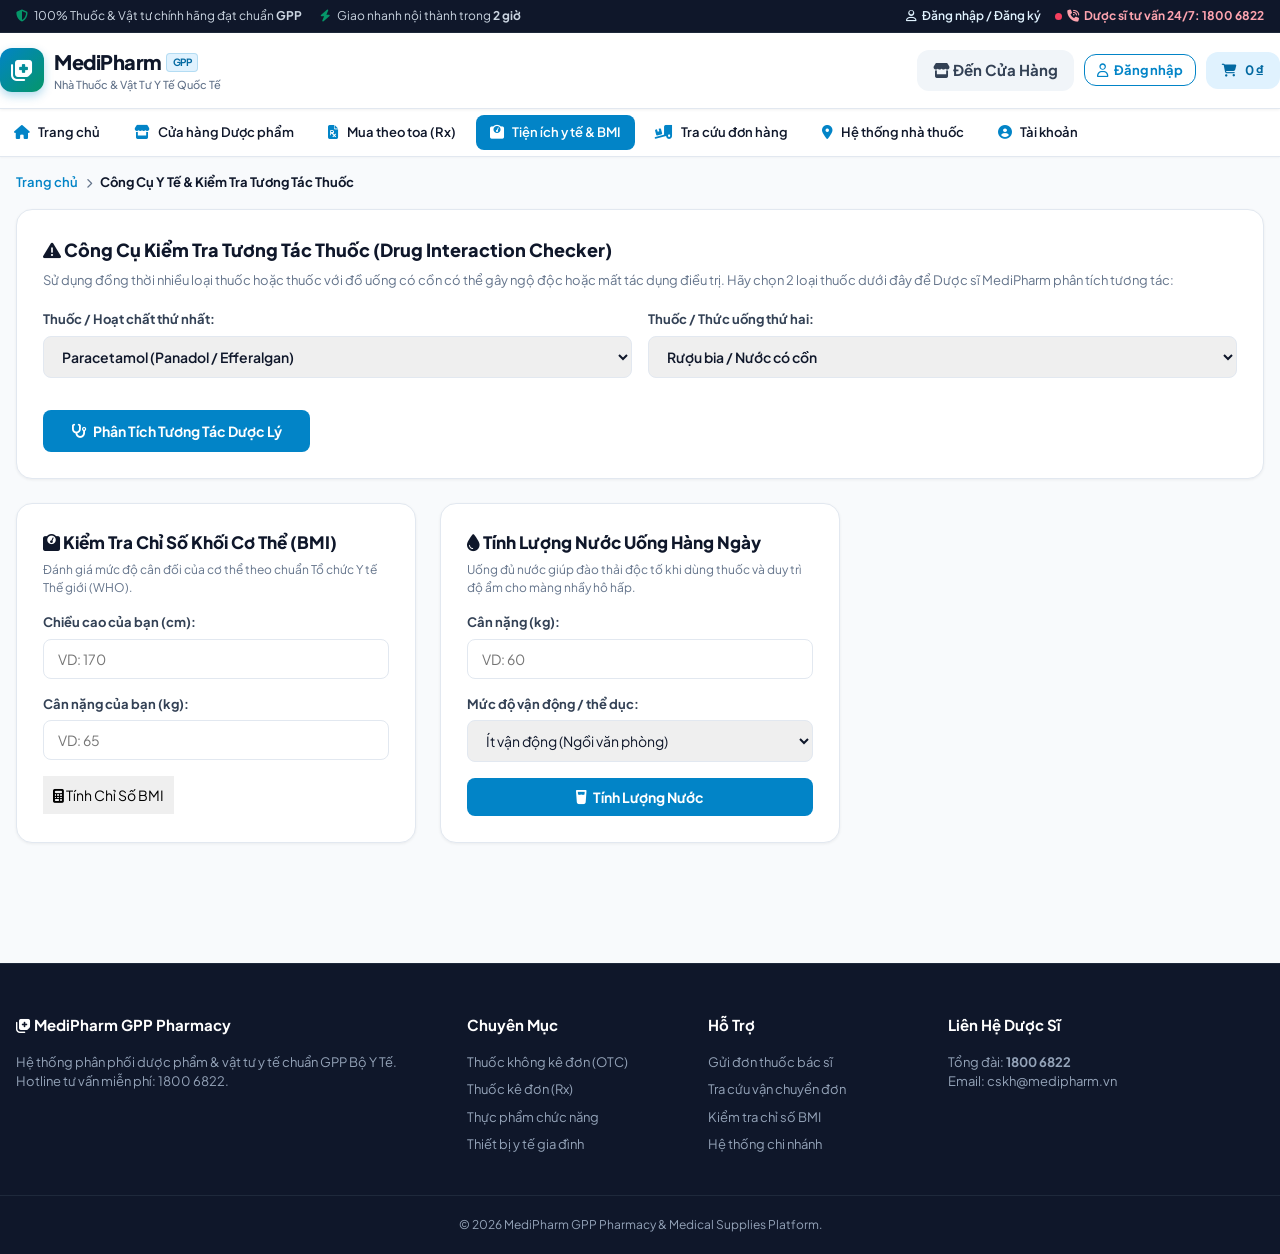
<file: health-tools.html>
<!DOCTYPE html>
<html lang="vi">
<head>
  <meta charset="UTF-8">
  <meta name="viewport" content="width=device-width, initial-scale=1.0">
  <title>Tiện Ích Y Tế & Tra Cứu Tương Tác Thuốc - MediPharm GPP</title>
  <link rel="preconnect" href="https://fonts.googleapis.com">
  <link rel="preconnect" href="https://fonts.gstatic.com" crossorigin>
  <link href="https://fonts.googleapis.com/css2?family=Plus+Jakarta+Sans:wght@400;500;600;700;800&family=Inter:wght@400;500;600;700&display=swap" rel="stylesheet">
  <link rel="stylesheet" href="https://cdnjs.cloudflare.com/ajax/libs/font-awesome/6.5.1/css/all.min.css">
  <link rel="stylesheet" href="Styles/style.css">
</head>
<body>

  <!-- Top Bar -->
  <div class="top-bar">
    <div class="container top-bar-inner">
      <div class="top-bar-left">
        <div class="top-bar-item">
          <i class="fa-solid fa-shield-halved"></i>
          <span>100% Thuốc & Vật tư chính hãng đạt chuẩn <strong>GPP</strong></span>
        </div>
        <div class="top-bar-item">
          <i class="fa-solid fa-bolt"></i>
          <span>Giao nhanh nội thành trong <strong>2 giờ</strong></span>
        </div>
      </div>
      <div class="top-bar-right">
        <div class="user-auth-top-slot"></div>
        <a href="tel:18006822" class="hotline-link">
          <span class="pulse-dot"></span>
          <i class="fa-solid fa-phone-volume"></i>
          <span>Dược sĩ tư vấn 24/7: 1800 6822</span>
        </a>
      </div>
    </div>
  </div>

  <!-- Header -->
  <header class="main-header">
    <div class="container header-inner">
      <div class="brand-logo" onclick="window.location.href='index.html'">
        <div class="brand-icon"><i class="fa-solid fa-notes-medical"></i></div>
        <div class="brand-text">
          <h1>MediPharm <span class="brand-tag">GPP</span></h1>
          <p>Nhà Thuốc & Vật Tư Y Tế Quốc Tế</p>
        </div>
      </div>

      <div class="header-actions">
        <a href="shop.html" class="btn" style="background: #F1F5F9; color: #334155; font-weight: 700; padding: 9px 16px; border-radius: var(--radius-md);">
          <i class="fa-solid fa-store"></i> Đến Cửa Hàng
        </a>
        <div class="user-auth-header-slot"></div>
        <a href="cart.html" class="cart-trigger-btn">
          <i class="fa-solid fa-cart-shopping"></i>
          <span id="cart-total-preview">0 ₫</span>
          <span class="cart-badge" id="cart-badge" style="display: none;">0</span>
        </a>
      </div>
    </div>
  </header>

  <!-- Navigation Mega Bar -->
  <nav class="category-nav-bar">
    <div class="container category-nav-inner">
      <a href="index.html" class="cat-nav-item"><i class="fa-solid fa-house"></i> Trang chủ</a>
      <a href="shop.html" class="cat-nav-item"><i class="fa-solid fa-store"></i> Cửa hàng Dược phẩm</a>
      <a href="prescription.html" class="cat-nav-item"><i class="fa-solid fa-file-prescription"></i> Mua theo toa (Rx)</a>
      <a href="health-tools.html" class="cat-nav-item active"><i class="fa-solid fa-weight-scale"></i> Tiện ích y tế & BMI</a>
      <a href="order-tracking.html" class="cat-nav-item"><i class="fa-solid fa-truck-ramp-box"></i> Tra cứu đơn hàng</a>
      <a href="contact.html" class="cat-nav-item"><i class="fa-solid fa-location-dot"></i> Hệ thống nhà thuốc</a>
      <a href="login.html" class="cat-nav-item"><i class="fa-solid fa-user-circle"></i> Tài khoản</a>
    </div>
  </nav>

  <!-- Breadcrumbs -->
  <div class="container">
    <div class="breadcrumb">
      <a href="index.html">Trang chủ</a>
      <i class="fa-solid fa-chevron-right" style="font-size: 10px;"></i>
      <span class="current">Công Cụ Y Tế & Kiểm Tra Tương Tác Thuốc</span>
    </div>
  </div>

  <!-- Main Tools Section -->
  <section class="container" style="padding-bottom: 60px;">
    <div class="tool-grid">
      <!-- Tool 1: Drug Interaction Checker -->
      <div class="tool-card" style="grid-column: 1 / -1;">
        <h3 style="font-size: 18px; font-weight: 800; color: #0F172A; margin-bottom: 8px;">
          <i class="fa-solid fa-triangle-exclamation text-danger"></i> Công Cụ Kiểm Tra Tương Tác Thuốc (Drug Interaction Checker)
        </h3>
        <p style="font-size: 13px; color: var(--text-muted); margin-bottom: 20px;">
          Sử dụng đồng thời nhiều loại thuốc hoặc thuốc với đồ uống có cồn có thể gây ngộ độc hoặc mất tác dụng điều trị. Hãy chọn 2 loại thuốc dưới đây để Dược sĩ MediPharm phân tích tương tác:
        </p>

        <div style="display: grid; grid-template-columns: 1fr 1fr; gap: 16px; margin-bottom: 16px;">
          <div class="form-group">
            <label>Thuốc / Hoạt chất thứ nhất:</label>
            <select id="interaction-drug-1" class="form-control" style="font-weight: 600;">
              <option value="Paracetamol">Paracetamol (Panadol / Efferalgan)</option>
              <option value="Kháng sinh Augmentin">Kháng sinh Augmentin (Amoxicillin/Clavulanate)</option>
              <option value="Thuốc hạ áp Amlodipin">Thuốc huyết áp Amlodipin 5mg</option>
              <option value="Vitamin C 1000mg">Viên sủi Vitamin C 1000mg</option>
              <option value="Dầu cá Omega-3">Dầu cá Omega-3 Fish Oil</option>
            </select>
          </div>

          <div class="form-group">
            <label>Thuốc / Thức uống thứ hai:</label>
            <select id="interaction-drug-2" class="form-control" style="font-weight: 600;">
              <option value="Rượu bia / Cồn">Rượu bia / Nước có cồn</option>
              <option value="Efferalgan (Paracetamol)">Efferalgan (Paracetamol)</option>
              <option value="Men vi sinh Enterogermina">Men vi sinh Enterogermina (Bào tử lợi khuẩn)</option>
              <option value="Thuốc giảm đau kháng viêm (NSAIDs)">Thuốc kháng viêm giảm đau (Ibuprofen / NSAIDs)</option>
              <option value="Kháng sinh Augmentin">Kháng sinh Augmentin</option>
              <option value="Thuốc hạ áp Amlodipin">Thuốc hạ áp Amlodipin</option>
            </select>
          </div>
        </div>

        <button class="btn btn-add-cart" onclick="checkDrugInteraction()" style="width: auto; padding: 12px 28px; font-size: 14px;">
          <i class="fa-solid fa-stethoscope"></i> Phân Tích Tương Tác Dược Lý
        </button>

        <div id="interaction-result" class="interaction-result-box" style="display: none;"></div>
      </div>

      <!-- Tool 2: BMI Calculator -->
      <div class="tool-card">
        <h3 style="font-size: 17px; font-weight: 800; color: #0F172A; margin-bottom: 6px;">
          <i class="fa-solid fa-weight-scale text-success"></i> Kiểm Tra Chỉ Số Khối Cơ Thể (BMI)
        </h3>
        <p style="font-size: 12px; color: var(--text-muted); margin-bottom: 16px;">
          Đánh giá mức độ cân đối của cơ thể theo chuẩn Tổ chức Y tế Thế giới (WHO).
        </p>

        <form onsubmit="calculatePageBmi(event)">
          <div class="form-group">
            <label>Chiều cao của bạn (cm):</label>
            <input type="number" id="page-bmi-height" required placeholder="VD: 170" class="form-control">
          </div>
          <div class="form-group">
            <label>Cân nặng của bạn (kg):</label>
            <input type="number" id="page-bmi-weight" required placeholder="VD: 65" class="form-control">
          </div>

          <button type="submit" class="btn btn-checkout" style="font-size: 14px; padding: 10px;">
            <i class="fa-solid fa-calculator"></i> Tính Chỉ Số BMI
          </button>
        </form>

        <div id="page-bmi-result" style="display: none; margin-top: 16px; padding: 14px; background: #F8FAFC; border: 1px solid var(--border-color); border-radius: var(--radius-md); text-align: center;">
          <span style="font-size: 12px; color: var(--text-muted);">Chỉ số BMI:</span>
          <div id="page-bmi-val" style="font-size: 28px; font-weight: 800; color: var(--primary);">22.5</div>
          <div id="page-bmi-cat" style="font-size: 15px; font-weight: 800; margin-bottom: 6px;">Bình thường</div>
          <p id="page-bmi-adv" style="font-size: 12px; color: #475569; line-height: 1.5;"></p>
        </div>
      </div>

      <!-- Tool 3: Water Intake Calculator -->
      <div class="tool-card">
        <h3 style="font-size: 17px; font-weight: 800; color: #0F172A; margin-bottom: 6px;">
          <i class="fa-solid fa-droplet text-primary"></i> Tính Lượng Nước Uống Hàng Ngày
        </h3>
        <p style="font-size: 12px; color: var(--text-muted); margin-bottom: 16px;">
          Uống đủ nước giúp đào thải độc tố khi dùng thuốc và duy trì độ ẩm cho màng nhầy hô hấp.
        </p>

        <form onsubmit="calculateWaterIntake(event)">
          <div class="form-group">
            <label>Cân nặng (kg):</label>
            <input type="number" id="water-weight" required placeholder="VD: 60" class="form-control">
          </div>
          <div class="form-group">
            <label>Mức độ vận động / thể dục:</label>
            <select id="water-activity" class="form-control">
              <option value="low">Ít vận động (Ngồi văn phòng)</option>
              <option value="moderate">Vận động vừa (Đi bộ, tập gym 30p)</option>
              <option value="high">Vận động nhiều (Lao động ngoài trời, chơi thể thao)</option>
            </select>
          </div>

          <button type="submit" class="btn btn-add-cart" style="font-size: 14px; padding: 10px;">
            <i class="fa-solid fa-glass-water"></i> Tính Lượng Nước
          </button>
        </form>

        <div id="water-result-box" style="display: none; margin-top: 16px; padding: 14px; background: #F0F9FF; border: 1px solid #BAE6FD; border-radius: var(--radius-md); text-align: center;">
          <span style="font-size: 12px; color: #0369A1;">Lượng nước tối thiểu mỗi ngày:</span>
          <div id="water-result-liters" style="font-size: 28px; font-weight: 800; color: var(--primary);">2.2 Lít</div>
          <p style="font-size: 12px; color: #075985;">Khoảng 8 - 10 cốc nước (250ml) chia đều trong ngày.</p>
        </div>
      </div>
    </div>
  </section>

  <!-- Toast Notification Container -->
  <div class="toast-container" id="toast-container"></div>

  <!-- Footer -->
  <footer class="main-footer">
    <div class="container footer-grid">
      <div class="footer-col">
        <h4><i class="fa-solid fa-notes-medical text-primary"></i> MediPharm GPP Pharmacy</h4>
        <p>Hệ thống phân phối dược phẩm & vật tư y tế chuẩn GPP Bộ Y Tế. Hotline tư vấn miễn phí: 1800 6822.</p>
      </div>
      <div class="footer-col">
        <h4>Chuyên Mục</h4>
        <ul>
          <li><a href="shop.html">Thuốc không kê đơn (OTC)</a></li>
          <li><a href="shop.html">Thuốc kê đơn (Rx)</a></li>
          <li><a href="shop.html">Thực phẩm chức năng</a></li>
          <li><a href="shop.html">Thiết bị y tế gia đình</a></li>
        </ul>
      </div>
      <div class="footer-col">
        <h4>Hỗ Trợ</h4>
        <ul>
          <li><a href="prescription.html">Gửi đơn thuốc bác sĩ</a></li>
          <li><a href="order-tracking.html">Tra cứu vận chuyển đơn</a></li>
          <li><a href="health-tools.html">Kiểm tra chỉ số BMI</a></li>
          <li><a href="contact.html">Hệ thống chi nhánh</a></li>
        </ul>
      </div>
      <div class="footer-col">
        <h4>Liên Hệ Dược Sĩ</h4>
        <p>Tổng đài: <strong>1800 6822</strong></p>
        <p>Email: cskh@medipharm.vn</p>
      </div>
    </div>
    <div class="container footer-bottom">
      <p>© 2026 MediPharm GPP Pharmacy & Medical Supplies Platform.</p>
    </div>
  </footer>

  <!-- Mobile Bottom Navigation Bar -->
  <nav class="mobile-bottom-nav">
    <button class="mobile-nav-item" onclick="window.location.href='index.html'">
      <i class="fa-solid fa-house"></i>
      <span>Trang chủ</span>
    </button>
    <button class="mobile-nav-item" onclick="window.location.href='shop.html'">
      <i class="fa-solid fa-store"></i>
      <span>Cửa hàng</span>
    </button>
    <button class="mobile-nav-item" onclick="window.location.href='prescription.html'">
      <i class="fa-solid fa-camera" style="color: #D97706;"></i>
      <span>Gửi toa Rx</span>
    </button>
    <button class="mobile-nav-item" onclick="window.location.href='cart.html'">
      <i class="fa-solid fa-cart-shopping"></i>
      <span>Giỏ hàng</span>
      <span class="cart-badge" id="mobile-cart-badge" style="display: none; position: absolute; top: -2px; right: 8px; width: 16px; height: 16px; font-size: 9px;">0</span>
    </button>
    <div class="mobile-auth-slot"></div>
  </nav>

  <!-- Scripts -->
  <script src="Scripts/data.js"></script>
  <script src="Scripts/storage.js"></script>
  <script src="Scripts/cart.js"></script>
  <script src="Scripts/app.js"></script>
  <script>
    document.addEventListener('DOMContentLoaded', () => {
      Cart.init();
    });

    function checkDrugInteraction() {
      const drug1 = document.getElementById('interaction-drug-1').value;
      const drug2 = document.getElementById('interaction-drug-2').value;
      const resultBox = document.getElementById('interaction-result');

      const match = DRUG_INTERACTIONS.find(item => 
        (item.drugA === drug1 && item.drugB === drug2) ||
        (item.drugA === drug2 && item.drugB === drug1)
      );

      resultBox.style.display = 'block';

      if (match) {
        resultBox.className = `interaction-result-box interaction-${match.severity}`;
        let icon = match.severity === 'danger' ? '<i class="fa-solid fa-circle-radiation"></i>' : match.severity === 'warning' ? '<i class="fa-solid fa-triangle-exclamation"></i>' : '<i class="fa-solid fa-circle-check"></i>';
        resultBox.innerHTML = `
          <h4 style="font-weight: 800; font-size: 15px; margin-bottom: 6px;">${icon} ${match.title}</h4>
          <p style="font-size: 13px; line-height: 1.6;">${match.description}</p>
        `;
      } else {
        resultBox.className = 'interaction-result-box interaction-safe';
        resultBox.innerHTML = `
          <h4 style="font-weight: 800; font-size: 15px; margin-bottom: 6px;"><i class="fa-solid fa-circle-check"></i> Chưa ghi nhận tương tác nguy hiểm</h4>
          <p style="font-size: 13px; line-height: 1.6;">Hiện tại chưa có báo cáo về tương tác bất lợi nghiêm trọng giữa <strong>${drug1}</strong> và <strong>${drug2}</strong>. Tuy nhiên, vẫn nên uống cách nhau ít nhất 1 giờ và tham khảo Dược sĩ trực tuyến (1800 6822) nếu có bệnh nền.</p>
        `;
      }
      playInteractionSound('add');
    }

    function calculatePageBmi(event) {
      event.preventDefault();
      const h = parseFloat(document.getElementById('page-bmi-height').value) / 100;
      const w = parseFloat(document.getElementById('page-bmi-weight').value);
      const bmi = (w / (h * h)).toFixed(1);

      document.getElementById('page-bmi-val').textContent = bmi;
      const box = document.getElementById('page-bmi-result');
      const cat = document.getElementById('page-bmi-cat');
      const adv = document.getElementById('page-bmi-adv');

      if (bmi < 18.5) {
        cat.textContent = 'Thiếu cân (Gầy)';
        cat.style.color = '#F59E0B';
        adv.textContent = 'Khuyên dùng: Bổ sung Men vi sinh Enterogermina và viên sủi Berocca hỗ trợ chuyển hóa năng lượng.';
      } else if (bmi < 24.9) {
        cat.textContent = 'Cân đối (Chuẩn Y Khoa)';
        cat.style.color = '#10B981';
        adv.textContent = 'Chúc mừng bạn! Duy trì bổ sung Omega-3 định kỳ để bảo vệ tim mạch và thị lực.';
      } else {
        cat.textContent = 'Thừa cân / Béo phì';
        cat.style.color = '#EF4444';
        adv.textContent = 'Cần kiểm soát lượng calo và theo dõi huyết áp định kỳ bằng Máy đo huyết áp Omron.';
      }
      box.style.display = 'block';
    }

    function calculateWaterIntake(event) {
      event.preventDefault();
      const w = parseFloat(document.getElementById('water-weight').value);
      const act = document.getElementById('water-activity').value;

      let factor = 0.035;
      if (act === 'moderate') factor = 0.04;
      if (act === 'high') factor = 0.045;

      const liters = (w * factor).toFixed(1);
      document.getElementById('water-result-liters').textContent = `${liters} Lít / Ngày`;
      document.getElementById('water-result-box').style.display = 'block';
    }
  </script>
</body>
</html>
</file>
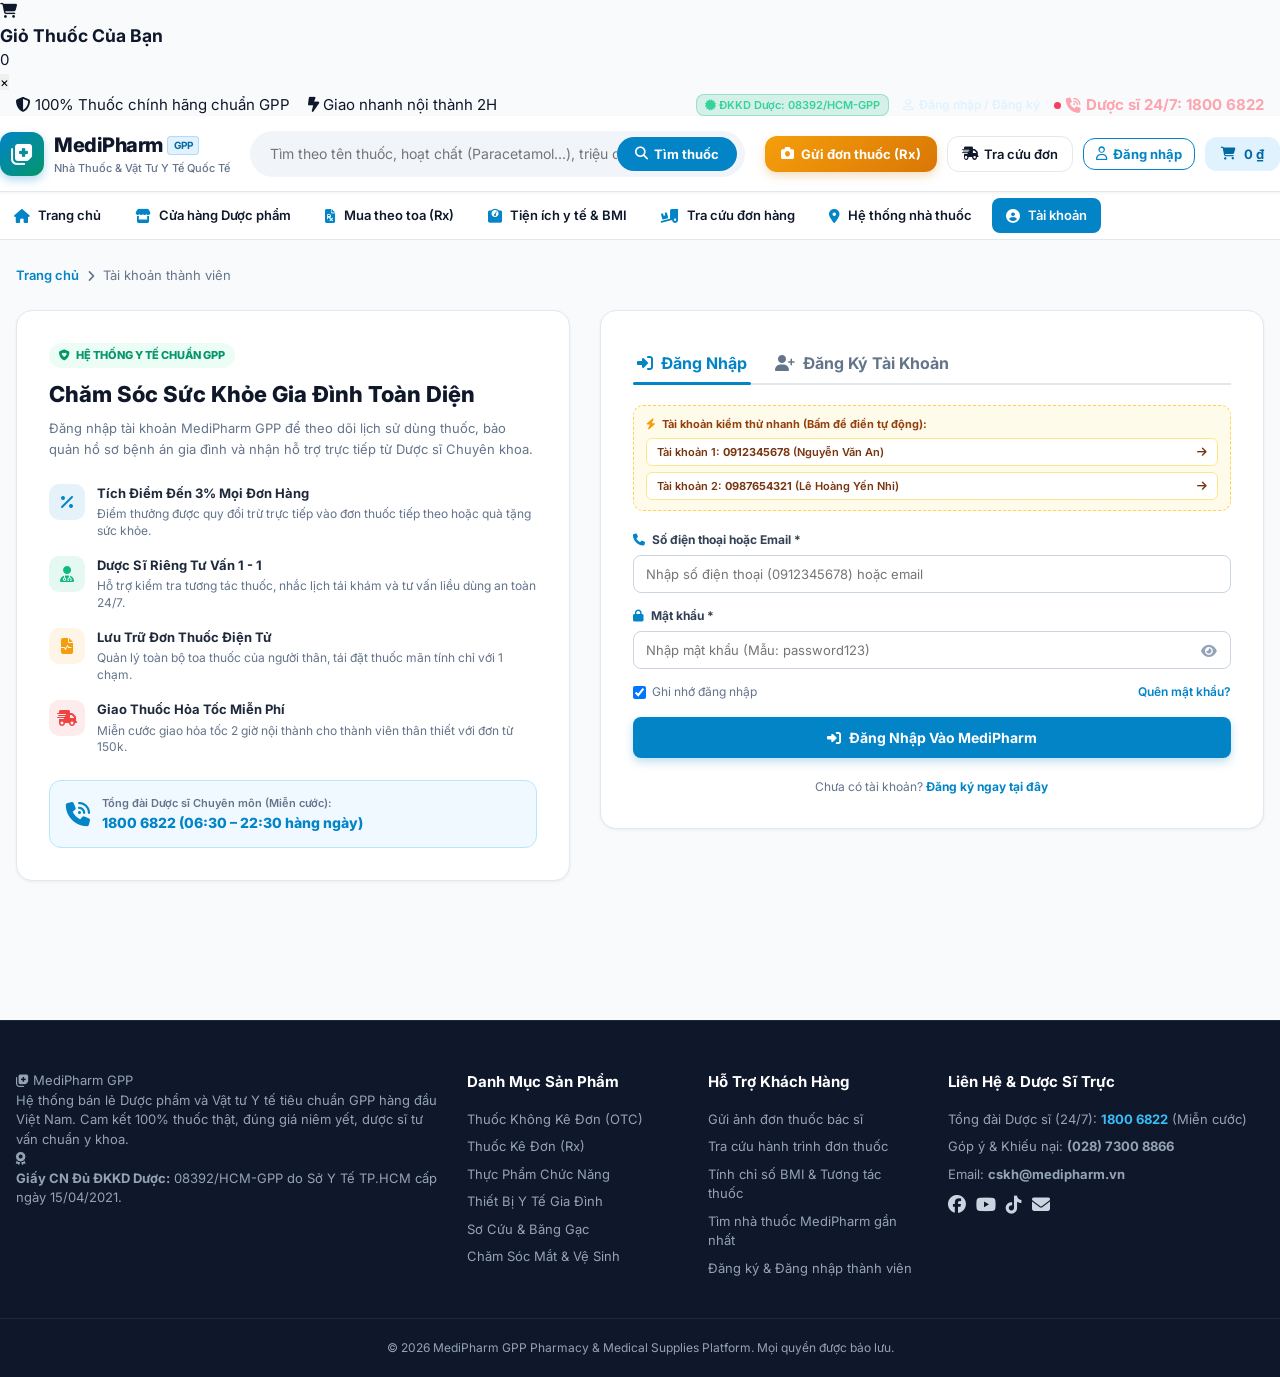
<file: login.html>
<!DOCTYPE html>
<html lang="vi">
<head>
  <meta charset="UTF-8">
  <meta name="viewport" content="width=device-width, initial-scale=1.0">
  <title>Đăng Nhập / Đăng Ký Tài Khoản | MediPharm GPP</title>
  
  <link rel="icon" type="image/svg+xml" href="Images/favicon.svg">

  <!-- Google Fonts: Inter -->
  <link rel="preconnect" href="https://fonts.googleapis.com">
  <link rel="preconnect" href="https://fonts.gstatic.com" crossorigin>
  <link href="https://fonts.googleapis.com/css2?family=Inter:wght@400;500;600;700;800&display=swap" rel="stylesheet">

  <!-- Font Awesome Icons -->
  <link rel="stylesheet" href="https://cdnjs.cloudflare.com/ajax/libs/font-awesome/6.5.1/css/all.min.css">

  <!-- Main Stylesheet -->
  <link rel="stylesheet" href="Styles/style.css">
</head>
<body>

  <!-- Toast Notification Container -->
  <div id="toast-container" class="toast-container"></div>

  <!-- Cart Drawer -->
  <div class="cart-drawer-overlay" id="cart-drawer-overlay" onclick="toggleCartDrawer(false)">
    <div class="cart-drawer" onclick="event.stopPropagation()">
      <div class="cart-drawer-header">
        <div class="cart-drawer-title">
          <i class="fa-solid fa-cart-shopping"></i>
          <h3>Giỏ Thuốc Của Bạn</h3>
          <span class="cart-badge-count" id="drawer-item-count">0</span>
        </div>
        <button class="cart-drawer-close" onclick="toggleCartDrawer(false)">&times;</button>
      </div>

      <div class="cart-drawer-body" id="cart-drawer-items"></div>

      <div class="cart-drawer-footer" id="cart-drawer-footer"></div>
    </div>
  </div>

  <!-- ========================================================================
       1. TOP UTILITY BAR
       ======================================================================== -->
  <div class="top-utility-bar">
    <div class="container top-bar-inner">
      <div class="top-bar-left">
        <div class="commit-item">
          <i class="fa-solid fa-shield-halved"></i>
          <span>100% Thuốc chính hãng chuẩn GPP</span>
        </div>
        <div class="commit-item">
          <i class="fa-solid fa-bolt-lightning"></i>
          <span>Giao nhanh nội thành 2H</span>
        </div>
      </div>

      <div class="top-bar-right">
        <span class="gpp-cert-tag">
          <i class="fa-solid fa-certificate"></i> ĐKKD Dược: 08392/HCM-GPP
        </span>
        <div class="user-auth-top-slot"></div>
        <a href="tel:18006822" class="hotline-link">
          <span class="pulse-dot"></span>
          <i class="fa-solid fa-phone-volume"></i>
          <span>Dược sĩ 24/7: 1800 6822</span>
        </a>
      </div>
    </div>
  </div>

  <!-- ========================================================================
       2. MAIN STICKY HEADER
       ======================================================================== -->
  <header class="main-header">
    <div class="container header-inner">
      <!-- Brand Logo -->
      <div class="brand-logo" onclick="window.location.href='index.html'">
        <div class="brand-icon">
          <i class="fa-solid fa-notes-medical"></i>
        </div>
        <div class="brand-text">
          <h1>MediPharm <span class="brand-tag">GPP</span></h1>
          <p>Nhà Thuốc & Vật Tư Y Tế Quốc Tế</p>
        </div>
      </div>

      <!-- Smart Search Bar -->
      <div class="header-search-wrap">
        <div class="search-box">
          <input 
            type="text" 
            id="main-search-input" 
            placeholder="Tìm theo tên thuốc, hoạt chất (Paracetamol...), triệu chứng, số đăng ký..."
            autocomplete="off"
          >
          <button type="button" onclick="window.location.href='shop.html?search=' + encodeURIComponent(document.getElementById('main-search-input').value)">
            <i class="fa-solid fa-magnifying-glass"></i>
            <span>Tìm thuốc</span>
          </button>
        </div>
        <div class="search-suggestions-dropdown" id="search-suggestions"></div>
      </div>

      <!-- Header Action Buttons -->
      <div class="header-actions">
        <button class="btn-upload-rx" onclick="window.location.href='prescription.html'" title="Mua thuốc theo đơn của bác sĩ">
          <i class="fa-solid fa-camera"></i>
          <span>Gửi đơn thuốc (Rx)</span>
        </button>

        <button class="btn-track-order" onclick="window.location.href='order-tracking.html'" title="Tra cứu tiến độ giao hàng">
          <i class="fa-solid fa-truck-fast"></i>
          <span>Tra cứu đơn</span>
        </button>

        <!-- User Authentication Header Slot -->
        <div class="user-auth-header-slot"></div>

        <!-- Cart Trigger Button -->
        <button class="cart-trigger-btn" onclick="toggleCartDrawer(true)" title="Xem giỏ hàng">
          <i class="fa-solid fa-cart-shopping"></i>
          <span id="cart-total-preview" class="cart-total-text">0 ₫</span>
          <span class="cart-badge" id="cart-badge" style="display: none;">0</span>
        </button>
      </div>
    </div>
  </header>

  <!-- ========================================================================
       3. CATEGORY MEGA BAR / MAIN NAVIGATION
       ======================================================================== -->
  <nav class="category-nav-bar">
    <div class="container category-nav-inner">
      <a href="index.html" class="cat-nav-item"><i class="fa-solid fa-house"></i> Trang chủ</a>
      <a href="shop.html" class="cat-nav-item"><i class="fa-solid fa-store"></i> Cửa hàng Dược phẩm</a>
      <a href="prescription.html" class="cat-nav-item"><i class="fa-solid fa-file-prescription"></i> Mua theo toa (Rx)</a>
      <a href="health-tools.html" class="cat-nav-item"><i class="fa-solid fa-weight-scale"></i> Tiện ích y tế & BMI</a>
      <a href="order-tracking.html" class="cat-nav-item"><i class="fa-solid fa-truck-ramp-box"></i> Tra cứu đơn hàng</a>
      <a href="contact.html" class="cat-nav-item"><i class="fa-solid fa-location-dot"></i> Hệ thống nhà thuốc</a>
      <a href="login.html" class="cat-nav-item active"><i class="fa-solid fa-user-circle"></i> Tài khoản</a>
    </div>
  </nav>

  <!-- ========================================================================
       4. AUTHENTICATION PAGE CONTENT
       ======================================================================== -->
  <main class="login-page-main">
    <div class="container">
      
      <!-- Breadcrumb -->
      <div class="breadcrumb" style="padding: 16px 0 24px;">
        <a href="index.html">Trang chủ</a>
        <i class="fa-solid fa-angle-right"></i>
        <span>Tài khoản thành viên</span>
      </div>

      <div class="auth-page-grid">
        
        <!-- Left: Brand Perks & GPP Trust Column -->
        <div class="auth-perks-card">
          <div class="perks-badge">
            <i class="fa-solid fa-shield-heart"></i> HỆ THỐNG Y TẾ CHUẨN GPP
          </div>
          <h2>Chăm Sóc Sức Khỏe Gia Đình Toàn Diện</h2>
          <p class="perks-desc">
            Đăng nhập tài khoản MediPharm GPP để theo dõi lịch sử dùng thuốc, bảo quản hồ sơ bệnh án gia đình và nhận hỗ trợ trực tiếp từ Dược sĩ Chuyên khoa.
          </p>

          <div class="perks-list">
            <div class="perk-item">
              <div class="perk-icon" style="background: rgba(2, 132, 199, 0.1); color: #0284C7;">
                <i class="fa-solid fa-percent"></i>
              </div>
              <div class="perk-info">
                <h4>Tích Điểm Đến 3% Mọi Đơn Hàng</h4>
                <p>Điểm thưởng được quy đổi trừ trực tiếp vào đơn thuốc tiếp theo hoặc quà tặng sức khỏe.</p>
              </div>
            </div>

            <div class="perk-item">
              <div class="perk-icon" style="background: rgba(16, 185, 129, 0.1); color: #10B981;">
                <i class="fa-solid fa-user-doctor"></i>
              </div>
              <div class="perk-info">
                <h4>Dược Sĩ Riêng Tư Vấn 1 - 1</h4>
                <p>Hỗ trợ kiểm tra tương tác thuốc, nhắc lịch tái khám và tư vấn liều dùng an toàn 24/7.</p>
              </div>
            </div>

            <div class="perk-item">
              <div class="perk-icon" style="background: rgba(245, 158, 11, 0.1); color: #F59E0B;">
                <i class="fa-solid fa-file-waveform"></i>
              </div>
              <div class="perk-info">
                <h4>Lưu Trữ Đơn Thuốc Điện Tử</h4>
                <p>Quản lý toàn bộ toa thuốc của người thân, tái đặt thuốc mãn tính chỉ với 1 chạm.</p>
              </div>
            </div>

            <div class="perk-item">
              <div class="perk-icon" style="background: rgba(239, 68, 68, 0.1); color: #EF4444;">
                <i class="fa-solid fa-truck-fast"></i>
              </div>
              <div class="perk-info">
                <h4>Giao Thuốc Hỏa Tốc Miễn Phí</h4>
                <p>Miễn cước giao hỏa tốc 2 giờ nội thành cho thành viên thân thiết với đơn từ 150k.</p>
              </div>
            </div>
          </div>

          <div class="pharmacy-hotline-box">
            <i class="fa-solid fa-phone-volume"></i>
            <div>
              <div class="hl-title">Tổng đài Dược sĩ Chuyên môn (Miễn cước):</div>
              <div class="hl-number">1800 6822 (06:30 – 22:30 hàng ngày)</div>
            </div>
          </div>
        </div>

        <!-- Right: Auth Form Container (Login & Register Tabs) -->
        <div class="auth-form-card">
          
          <!-- Tab Navigation -->
          <div class="auth-tabs-nav">
            <button type="button" class="auth-tab-link active" id="page-tab-login" onclick="switchPageAuthTab('login')">
              <i class="fa-solid fa-right-to-bracket"></i> Đăng Nhập
            </button>
            <button type="button" class="auth-tab-link" id="page-tab-register" onclick="switchPageAuthTab('register')">
              <i class="fa-solid fa-user-plus"></i> Đăng Ký Tài Khoản
            </button>
          </div>

          <!-- Quick Test Accounts Widget -->
          <div class="quick-sample-box" style="margin: 20px 0;">
            <div class="quick-sample-title">
              <i class="fa-solid fa-bolt" style="color: #F59E0B;"></i> Tài khoản kiểm thử nhanh (Bấm để điền tự động):
            </div>
            <div class="quick-sample-buttons">
              <button type="button" class="btn-sample-account" onclick="fillPageSampleAccount(0)">
                <span>Tài khoản 1: <strong>0912345678</strong> (Nguyễn Văn An)</span>
                <i class="fa-solid fa-arrow-right"></i>
              </button>
              <button type="button" class="btn-sample-account" onclick="fillPageSampleAccount(1)">
                <span>Tài khoản 2: <strong>0987654321</strong> (Lê Hoàng Yến Nhi)</span>
                <i class="fa-solid fa-arrow-right"></i>
              </button>
            </div>
          </div>

          <!-- PAGE LOGIN FORM -->
          <form id="page-login-form" onsubmit="handlePageLoginSubmit(event)">
            <div class="form-group-auth">
              <label for="page-login-phone"><i class="fa-solid fa-phone"></i> Số điện thoại hoặc Email <span class="req">*</span></label>
              <input type="text" id="page-login-phone" placeholder="Nhập số điện thoại (0912345678) hoặc email" required autocomplete="username">
            </div>

            <div class="form-group-auth">
              <label for="page-login-pass"><i class="fa-solid fa-lock"></i> Mật khẩu <span class="req">*</span></label>
              <div class="auth-input-password-wrap">
                <input type="password" id="page-login-pass" placeholder="Nhập mật khẩu (Mẫu: password123)" required autocomplete="current-password">
                <button type="button" class="btn-toggle-pass" onclick="togglePasswordVisibility('page-login-pass', this)">
                  <i class="fa-solid fa-eye"></i>
                </button>
              </div>
            </div>

            <div class="auth-form-options">
              <label class="remember-label">
                <input type="checkbox" id="page-login-remember" checked> Ghi nhớ đăng nhập
              </label>
              <a href="#" onclick="showToast('Khôi phục mật khẩu', 'Vui lòng gọi hotline 1800 6822 hoặc dùng mật khẩu mẫu: password123', 'info'); return false;">Quên mật khẩu?</a>
            </div>

            <button type="submit" class="btn-submit-auth">
              <i class="fa-solid fa-right-to-bracket"></i> Đăng Nhập Vào MediPharm
            </button>

            <div class="auth-switch-prompt" style="margin-top: 20px;">
              Chưa có tài khoản? <a href="#" onclick="switchPageAuthTab('register'); return false;">Đăng ký ngay tại đây</a>
            </div>
          </form>

          <!-- PAGE REGISTER FORM -->
          <form id="page-register-form" onsubmit="handlePageRegisterSubmit(event)" style="display: none;">
            <div class="form-group-auth">
              <label for="page-reg-name"><i class="fa-solid fa-user"></i> Họ và tên quý khách <span class="req">*</span></label>
              <input type="text" id="page-reg-name" placeholder="Ví dụ: Nguyễn Văn An" required>
            </div>

            <div class="form-row-auth">
              <div class="form-group-auth">
                <label for="page-reg-phone"><i class="fa-solid fa-phone"></i> Số điện thoại (10 số) <span class="req">*</span></label>
                <input type="tel" id="page-reg-phone" placeholder="09xxxxxxxx" required pattern="^(03|05|07|08|09)\d{8}$" title="Vui lòng nhập số di động 10 số (VD: 0912345678)">
              </div>
              <div class="form-group-auth">
                <label for="page-reg-email"><i class="fa-solid fa-envelope"></i> Địa chỉ Email</label>
                <input type="email" id="page-reg-email" placeholder="email@gmail.com">
              </div>
            </div>

            <div class="form-group-auth">
              <label for="page-reg-address"><i class="fa-solid fa-location-dot"></i> Địa chỉ giao hàng mặc định</label>
              <input type="text" id="page-reg-address" placeholder="Số nhà, đường, phường/xã, quận/huyện, TP...">
            </div>

            <div class="form-row-auth">
              <div class="form-group-auth">
                <label for="page-reg-pass"><i class="fa-solid fa-lock"></i> Mật khẩu <span class="req">*</span></label>
                <div class="auth-input-password-wrap">
                  <input type="password" id="page-reg-pass" placeholder="Tối thiểu 6 ký tự" required minlength="6">
                  <button type="button" class="btn-toggle-pass" onclick="togglePasswordVisibility('page-reg-pass', this)">
                    <i class="fa-solid fa-eye"></i>
                  </button>
                </div>
              </div>
              <div class="form-group-auth">
                <label for="page-reg-confirm"><i class="fa-solid fa-shield-check"></i> Xác nhận mật khẩu <span class="req">*</span></label>
                <div class="auth-input-password-wrap">
                  <input type="password" id="page-reg-confirm" placeholder="Nhập lại mật khẩu" required minlength="6">
                </div>
              </div>
            </div>

            <div class="auth-terms-note">
              <i class="fa-solid fa-shield-halved"></i> Bằng việc đăng ký tài khoản, quý khách đồng ý với Điều khoản Dịch vụ và Quy chế Bảo vệ Dữ liệu Y tế Cá nhân của Nhà thuốc MediPharm GPP.
            </div>

            <button type="submit" class="btn-submit-auth btn-submit-reg">
              <i class="fa-solid fa-user-check"></i> Hoàn Tất Đăng Ký Tài Khoản
            </button>

            <div class="auth-switch-prompt" style="margin-top: 20px;">
              Đã có tài khoản? <a href="#" onclick="switchPageAuthTab('login'); return false;">Đăng nhập ngay</a>
            </div>
          </form>

        </div>
      </div>
    </div>
  </main>

  <!-- ========================================================================
       5. FOOTER
       ======================================================================== -->
  <footer class="main-footer">
    <div class="container footer-grid">
      <div class="footer-col">
        <div class="footer-logo">
          <i class="fa-solid fa-notes-medical"></i>
          <span>MediPharm GPP</span>
        </div>
        <p class="footer-desc">
          Hệ thống bán lẻ Dược phẩm và Vật tư Y tế tiêu chuẩn GPP hàng đầu Việt Nam. Cam kết 100% thuốc thật, đúng giá niêm yết, dược sĩ tư vấn chuẩn y khoa.
        </p>
        <div class="gpp-license-badge">
          <i class="fa-solid fa-award"></i>
          <div>
            <strong>Giấy CN Đủ ĐKKD Dược:</strong> 08392/HCM-GPP do Sở Y Tế TP.HCM cấp ngày 15/04/2021.
          </div>
        </div>
      </div>

      <div class="footer-col">
        <h4>Danh Mục Sản Phẩm</h4>
        <ul>
          <li><a href="shop.html?cat=otc">Thuốc Không Kê Đơn (OTC)</a></li>
          <li><a href="shop.html?cat=rx">Thuốc Kê Đơn (Rx)</a></li>
          <li><a href="shop.html?cat=supplements">Thực Phẩm Chức Năng</a></li>
          <li><a href="shop.html?cat=devices">Thiết Bị Y Tế Gia Đình</a></li>
          <li><a href="shop.html?cat=firstaid">Sơ Cứu & Băng Gạc</a></li>
          <li><a href="shop.html?cat=personal">Chăm Sóc Mắt & Vệ Sinh</a></li>
        </ul>
      </div>

      <div class="footer-col">
        <h4>Hỗ Trợ Khách Hàng</h4>
        <ul>
          <li><a href="prescription.html">Gửi ảnh đơn thuốc bác sĩ</a></li>
          <li><a href="order-tracking.html">Tra cứu hành trình đơn thuốc</a></li>
          <li><a href="health-tools.html">Tính chỉ số BMI & Tương tác thuốc</a></li>
          <li><a href="contact.html">Tìm nhà thuốc MediPharm gần nhất</a></li>
          <li><a href="login.html">Đăng ký & Đăng nhập thành viên</a></li>
        </ul>
      </div>

      <div class="footer-col">
        <h4>Liên Hệ & Dược Sĩ Trực</h4>
        <p style="margin-bottom: 8px;">Tổng đài Dược sĩ (24/7): <strong style="color: #38BDF8;">1800 6822</strong> (Miễn cước)</p>
        <p style="margin-bottom: 8px;">Góp ý & Khiếu nại: <strong>(028) 7300 8866</strong></p>
        <p style="margin-bottom: 12px;">Email: <strong>cskh@medipharm.vn</strong></p>
        <div style="display: flex; gap: 10px; font-size: 18px; color: #CBD5E1;">
          <i class="fa-brands fa-facebook"></i>
          <i class="fa-brands fa-youtube"></i>
          <i class="fa-brands fa-tiktok"></i>
          <i class="fa-solid fa-envelope"></i>
        </div>
      </div>
    </div>

    <div class="container footer-bottom">
      <p>© 2026 MediPharm GPP Pharmacy & Medical Supplies Platform. Mọi quyền được bảo lưu.</p>
    </div>
  </footer>

  <!-- ========================================================================
       6. MOBILE BOTTOM NAVIGATION BAR
       ======================================================================== -->
  <nav class="mobile-bottom-nav">
    <button class="mobile-nav-item" onclick="window.location.href='index.html'">
      <i class="fa-solid fa-house"></i>
      <span>Trang chủ</span>
    </button>
    <button class="mobile-nav-item" onclick="window.location.href='shop.html'">
      <i class="fa-solid fa-store"></i>
      <span>Cửa hàng</span>
    </button>
    <button class="mobile-nav-item" onclick="window.location.href='prescription.html'">
      <i class="fa-solid fa-camera" style="color: #D97706;"></i>
      <span>Gửi toa Rx</span>
    </button>
    <button class="mobile-nav-item" onclick="window.location.href='cart.html'">
      <i class="fa-solid fa-cart-shopping"></i>
      <span>Giỏ hàng</span>
      <span class="cart-badge" id="mobile-cart-badge" style="display: none; position: absolute; top: -2px; right: 8px; width: 16px; height: 16px; font-size: 9px;">0</span>
    </button>
    <div class="mobile-auth-slot"></div>
  </nav>

  <!-- Scripts -->
  <script src="Scripts/data.js"></script>
  <script src="Scripts/storage.js"></script>
  <script src="Scripts/cart.js"></script>
  <script src="Scripts/app.js"></script>

  <script>
    // Tab switching for dedicated login.html
    function switchPageAuthTab(tab) {
      const loginTab = document.getElementById('page-tab-login');
      const regTab = document.getElementById('page-tab-register');
      const loginForm = document.getElementById('page-login-form');
      const regForm = document.getElementById('page-register-form');

      if (tab === 'login') {
        loginTab.classList.add('active');
        regTab.classList.remove('active');
        loginForm.style.display = 'block';
        regForm.style.display = 'none';
      } else {
        loginTab.classList.remove('active');
        regTab.classList.add('active');
        loginForm.style.display = 'none';
        regForm.style.display = 'block';
      }
    }

    // Fill sample account in page
    function fillPageSampleAccount(index) {
      const sample = SAMPLE_USERS[index] || SAMPLE_USERS[0];
      document.getElementById('page-login-phone').value = sample.phone;
      document.getElementById('page-login-pass').value = sample.password;
      showToast('Đã điền tài khoản mẫu', `${sample.fullName} (${sample.phone})`, 'info');
    }

    // Handle Page Login Submit
    function handlePageLoginSubmit(e) {
      e.preventDefault();
      const phoneOrEmail = document.getElementById('page-login-phone').value;
      const pass = document.getElementById('page-login-pass').value;

      const res = AuthManager.login(phoneOrEmail, pass);
      if (res.success) {
        playInteractionSound('success');
        showToast('Đăng nhập thành công!', res.message, 'success');
        const urlParams = new URLSearchParams(window.location.search);
        const redirect = urlParams.get('redirect') || 'index.html';
        setTimeout(() => {
          window.location.href = redirect;
        }, 800);
      } else {
        playInteractionSound('delete');
        showToast('Đăng nhập thất bại', res.message, 'error');
      }
    }

    // Handle Page Register Submit
    function handlePageRegisterSubmit(e) {
      e.preventDefault();
      const fullName = document.getElementById('page-reg-name').value;
      const phone = document.getElementById('page-reg-phone').value;
      const email = document.getElementById('page-reg-email').value;
      const address = document.getElementById('page-reg-address').value;
      const pass = document.getElementById('page-reg-pass').value;
      const confirmPass = document.getElementById('page-reg-confirm').value;

      if (pass !== confirmPass) {
        showToast('Mật khẩu không khớp', 'Vui lòng nhập lại mật khẩu xác nhận chính xác.', 'warning');
        return;
      }

      const res = AuthManager.register({ fullName, phone, email, password: pass, address });
      if (res.success) {
        playInteractionSound('success');
        showToast('Đăng ký thành công!', res.message, 'success');
        const urlParams = new URLSearchParams(window.location.search);
        const redirect = urlParams.get('redirect') || 'index.html';
        setTimeout(() => {
          window.location.href = redirect;
        }, 800);
      } else {
        playInteractionSound('delete');
        showToast('Đăng ký không thành công', res.message, 'error');
      }
    }

    // On page load: check URL hash or params
    document.addEventListener('DOMContentLoaded', () => {
      const urlParams = new URLSearchParams(window.location.search);
      if (urlParams.get('tab') === 'register' || window.location.hash === '#register') {
        switchPageAuthTab('register');
      }

      // If user is already logged in, redirect or display friendly status
      const currentUser = AuthManager.getCurrentUser();
      if (currentUser && !urlParams.get('stay')) {
        showToast('Bạn đã đăng nhập', `Đang chuyển hướng về trang chủ (${currentUser.fullName})...`, 'info');
        setTimeout(() => {
          window.location.href = urlParams.get('redirect') || 'index.html';
        }, 1200);
      }
    });
  </script>
</body>
</html>
</file>
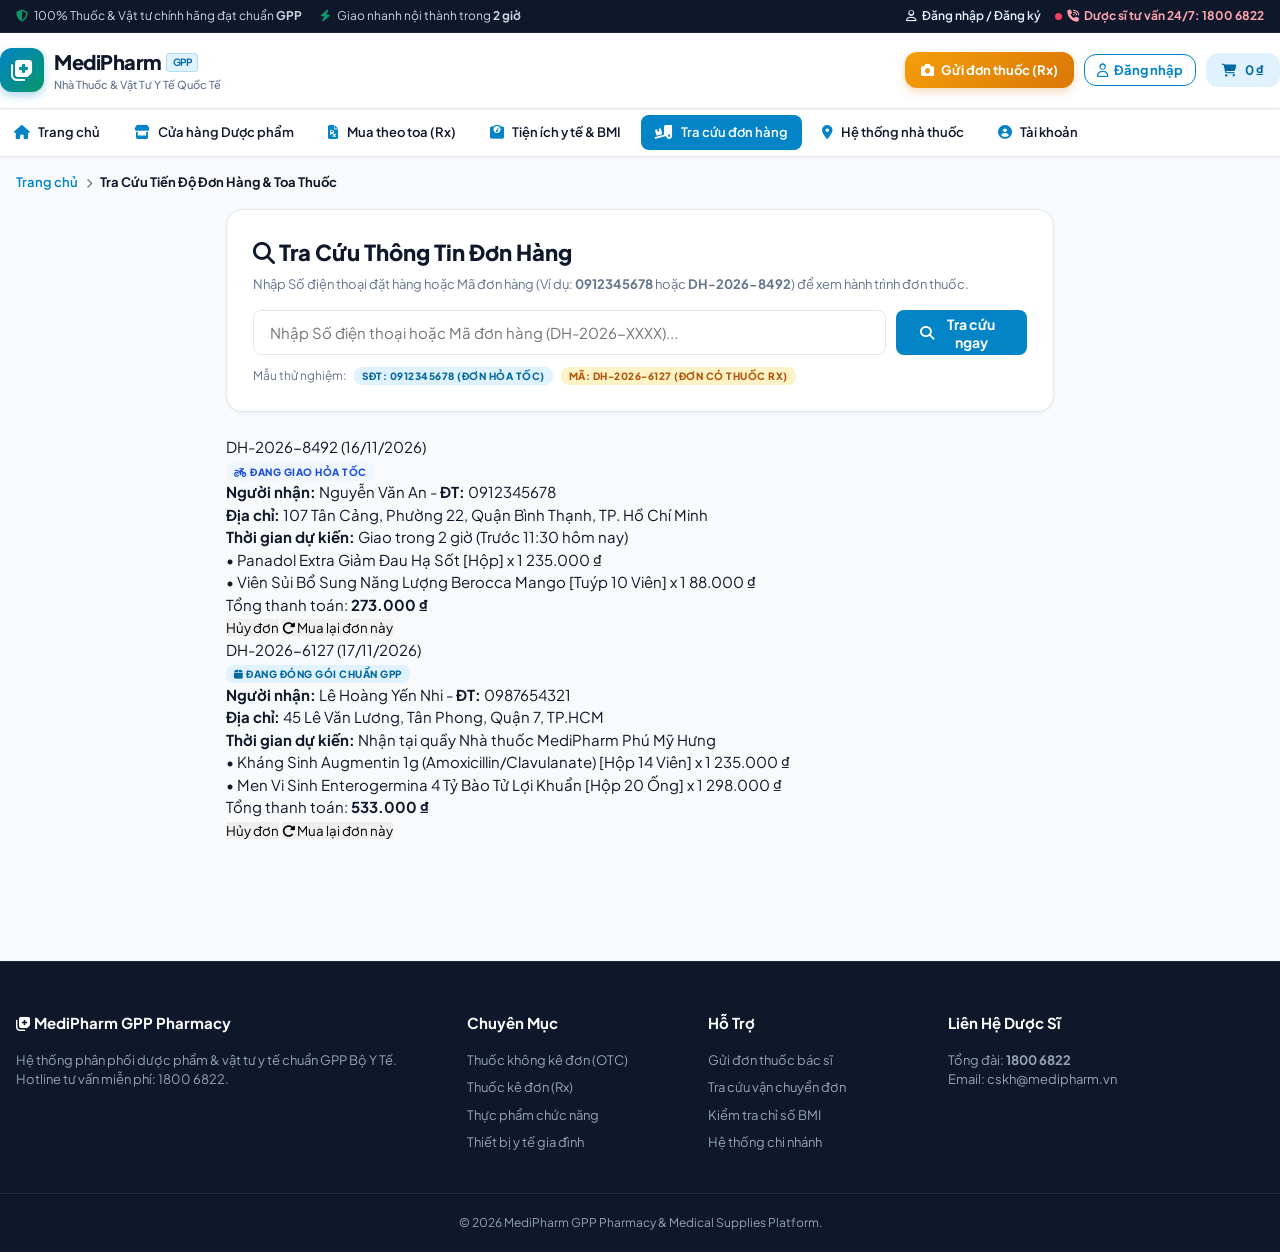
<file: order-tracking.html>
<!DOCTYPE html>
<html lang="vi">
<head>
  <meta charset="UTF-8">
  <meta name="viewport" content="width=device-width, initial-scale=1.0">
  <title>Tra Cứu Đơn Hàng & Toa Thuốc - MediPharm GPP</title>
  <link rel="preconnect" href="https://fonts.googleapis.com">
  <link rel="preconnect" href="https://fonts.gstatic.com" crossorigin>
  <link href="https://fonts.googleapis.com/css2?family=Plus+Jakarta+Sans:wght@400;500;600;700;800&family=Inter:wght@400;500;600;700&display=swap" rel="stylesheet">
  <link rel="stylesheet" href="https://cdnjs.cloudflare.com/ajax/libs/font-awesome/6.5.1/css/all.min.css">
  <link rel="stylesheet" href="Styles/style.css">
</head>
<body>

  <!-- Top Bar -->
  <div class="top-bar">
    <div class="container top-bar-inner">
      <div class="top-bar-left">
        <div class="top-bar-item">
          <i class="fa-solid fa-shield-halved"></i>
          <span>100% Thuốc & Vật tư chính hãng đạt chuẩn <strong>GPP</strong></span>
        </div>
        <div class="top-bar-item">
          <i class="fa-solid fa-bolt"></i>
          <span>Giao nhanh nội thành trong <strong>2 giờ</strong></span>
        </div>
      </div>
      <div class="top-bar-right">
        <div class="user-auth-top-slot"></div>
        <a href="tel:18006822" class="hotline-link">
          <span class="pulse-dot"></span>
          <i class="fa-solid fa-phone-volume"></i>
          <span>Dược sĩ tư vấn 24/7: 1800 6822</span>
        </a>
      </div>
    </div>
  </div>

  <!-- Header -->
  <header class="main-header">
    <div class="container header-inner">
      <div class="brand-logo" onclick="window.location.href='index.html'">
        <div class="brand-icon"><i class="fa-solid fa-notes-medical"></i></div>
        <div class="brand-text">
          <h1>MediPharm <span class="brand-tag">GPP</span></h1>
          <p>Nhà Thuốc & Vật Tư Y Tế Quốc Tế</p>
        </div>
      </div>

      <div class="header-actions">
        <button class="btn-upload-rx" onclick="window.location.href='prescription.html'">
          <i class="fa-solid fa-camera"></i>
          <span>Gửi đơn thuốc (Rx)</span>
        </button>
        <div class="user-auth-header-slot"></div>
        <button class="cart-trigger-btn" onclick="window.location.href='cart.html'">
          <i class="fa-solid fa-cart-shopping"></i>
          <span id="cart-total-preview">0 ₫</span>
          <span class="cart-badge" id="cart-badge" style="display: none;">0</span>
        </button>
      </div>
    </div>
  </header>

  <!-- Navigation Mega Bar -->
  <nav class="category-nav-bar">
    <div class="container category-nav-inner">
      <a href="index.html" class="cat-nav-item"><i class="fa-solid fa-house"></i> Trang chủ</a>
      <a href="shop.html" class="cat-nav-item"><i class="fa-solid fa-store"></i> Cửa hàng Dược phẩm</a>
      <a href="prescription.html" class="cat-nav-item"><i class="fa-solid fa-file-prescription"></i> Mua theo toa (Rx)</a>
      <a href="health-tools.html" class="cat-nav-item"><i class="fa-solid fa-weight-scale"></i> Tiện ích y tế & BMI</a>
      <a href="order-tracking.html" class="cat-nav-item active"><i class="fa-solid fa-truck-ramp-box"></i> Tra cứu đơn hàng</a>
      <a href="contact.html" class="cat-nav-item"><i class="fa-solid fa-location-dot"></i> Hệ thống nhà thuốc</a>
      <a href="login.html" class="cat-nav-item"><i class="fa-solid fa-user-circle"></i> Tài khoản</a>
    </div>
  </nav>

  <!-- Breadcrumbs -->
  <div class="container">
    <div class="breadcrumb">
      <a href="index.html">Trang chủ</a>
      <i class="fa-solid fa-chevron-right" style="font-size: 10px;"></i>
      <span class="current">Tra Cứu Tiến Độ Đơn Hàng & Toa Thuốc</span>
    </div>
  </div>

  <!-- Tracking Content -->
  <section class="container" style="max-width: 860px; padding-bottom: 60px;">
    <div style="background: #FFFFFF; border: 1px solid var(--border-color); border-radius: var(--radius-lg); padding: 26px; box-shadow: var(--shadow-sm); margin-bottom: 24px;">
      <h2 style="font-size: 22px; font-weight: 800; color: #0F172A; margin-bottom: 6px;">
        <i class="fa-solid fa-magnifying-glass text-primary"></i> Tra Cứu Thông Tin Đơn Hàng
      </h2>
      <p style="font-size: 13px; color: var(--text-muted); margin-bottom: 16px;">
        Nhập Số điện thoại đặt hàng hoặc Mã đơn hàng (Ví dụ: <strong>0912345678</strong> hoặc <strong>DH-2026-8492</strong>) để xem hành trình đơn thuốc.
      </p>

      <div style="display: flex; gap: 10px;">
        <input 
          type="text" 
          id="tracking-search-input" 
          placeholder="Nhập Số điện thoại hoặc Mã đơn hàng (DH-2026-XXXX)..." 
          class="form-control"
          style="font-size: 15px; padding: 12px 16px;"
          onkeyup="if(event.key === 'Enter') searchTrackingOrders()"
        >
        <button class="btn btn-add-cart" onclick="searchTrackingOrders()" style="width: auto; padding: 0 24px; font-size: 14px;">
          <i class="fa-solid fa-magnifying-glass"></i> Tra cứu ngay
        </button>
      </div>

      <div style="margin-top: 12px; display: flex; gap: 8px; flex-wrap: wrap; font-size: 12px;">
        <span style="color: var(--text-muted);">Mẫu thử nghiệm:</span>
        <button type="button" class="badge badge-info" style="border: none; cursor: pointer;" onclick="document.getElementById('tracking-search-input').value='0912345678'; searchTrackingOrders();">
          SĐT: 0912345678 (Đơn hỏa tốc)
        </button>
        <button type="button" class="badge badge-warning" style="border: none; cursor: pointer;" onclick="document.getElementById('tracking-search-input').value='DH-2026-6127'; searchTrackingOrders();">
          Mã: DH-2026-6127 (Đơn có thuốc Rx)
        </button>
      </div>
    </div>

    <!-- Results Container -->
    <div id="tracking-results-container"></div>
  </section>

  <!-- Toast Notification Container -->
  <div class="toast-container" id="toast-container"></div>

  <!-- Footer -->
  <footer class="main-footer">
    <div class="container footer-grid">
      <div class="footer-col">
        <h4><i class="fa-solid fa-notes-medical text-primary"></i> MediPharm GPP Pharmacy</h4>
        <p>Hệ thống phân phối dược phẩm & vật tư y tế chuẩn GPP Bộ Y Tế. Hotline tư vấn miễn phí: 1800 6822.</p>
      </div>
      <div class="footer-col">
        <h4>Chuyên Mục</h4>
        <ul>
          <li><a href="shop.html">Thuốc không kê đơn (OTC)</a></li>
          <li><a href="shop.html">Thuốc kê đơn (Rx)</a></li>
          <li><a href="shop.html">Thực phẩm chức năng</a></li>
          <li><a href="shop.html">Thiết bị y tế gia đình</a></li>
        </ul>
      </div>
      <div class="footer-col">
        <h4>Hỗ Trợ</h4>
        <ul>
          <li><a href="prescription.html">Gửi đơn thuốc bác sĩ</a></li>
          <li><a href="order-tracking.html">Tra cứu vận chuyển đơn</a></li>
          <li><a href="health-tools.html">Kiểm tra chỉ số BMI</a></li>
          <li><a href="contact.html">Hệ thống chi nhánh</a></li>
        </ul>
      </div>
      <div class="footer-col">
        <h4>Liên Hệ Dược Sĩ</h4>
        <p>Tổng đài: <strong>1800 6822</strong></p>
        <p>Email: cskh@medipharm.vn</p>
      </div>
    </div>
    <div class="container footer-bottom">
      <p>© 2026 MediPharm GPP Pharmacy & Medical Supplies Platform.</p>
    </div>
  </footer>

  <!-- Mobile Bottom Navigation Bar -->
  <nav class="mobile-bottom-nav">
    <button class="mobile-nav-item" onclick="window.location.href='index.html'">
      <i class="fa-solid fa-house"></i>
      <span>Trang chủ</span>
    </button>
    <button class="mobile-nav-item" onclick="window.location.href='shop.html'">
      <i class="fa-solid fa-store"></i>
      <span>Cửa hàng</span>
    </button>
    <button class="mobile-nav-item" onclick="window.location.href='prescription.html'">
      <i class="fa-solid fa-camera" style="color: #D97706;"></i>
      <span>Gửi toa Rx</span>
    </button>
    <button class="mobile-nav-item" onclick="window.location.href='cart.html'">
      <i class="fa-solid fa-cart-shopping"></i>
      <span>Giỏ hàng</span>
      <span class="cart-badge" id="mobile-cart-badge" style="display: none; position: absolute; top: -2px; right: 8px; width: 16px; height: 16px; font-size: 9px;">0</span>
    </button>
    <div class="mobile-auth-slot"></div>
  </nav>

  <!-- Scripts -->
  <script src="Scripts/data.js"></script>
  <script src="Scripts/storage.js"></script>
  <script src="Scripts/cart.js"></script>
  <script src="Scripts/app.js"></script>
  <script>
    document.addEventListener('DOMContentLoaded', () => {
      Cart.init();
      renderOrderTrackingList();
    });
  </script>
</body>
</html>
</file>
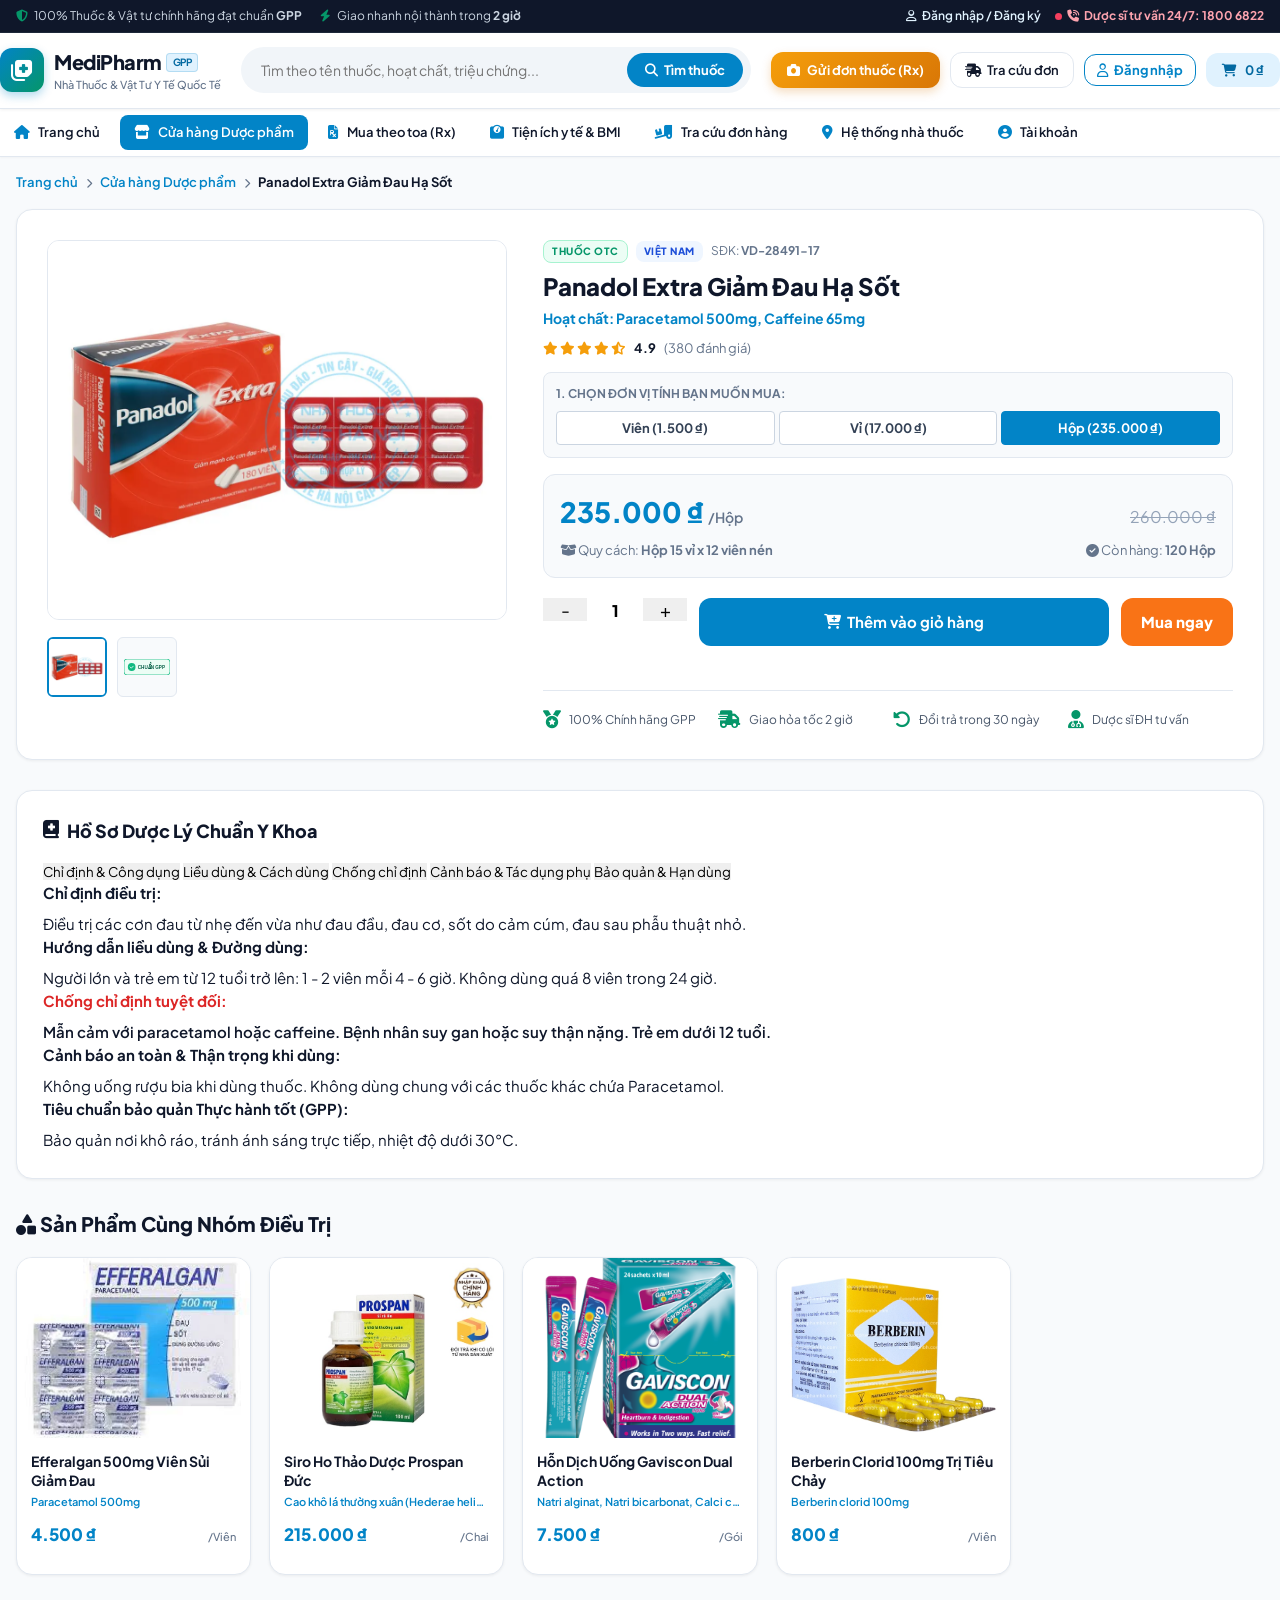
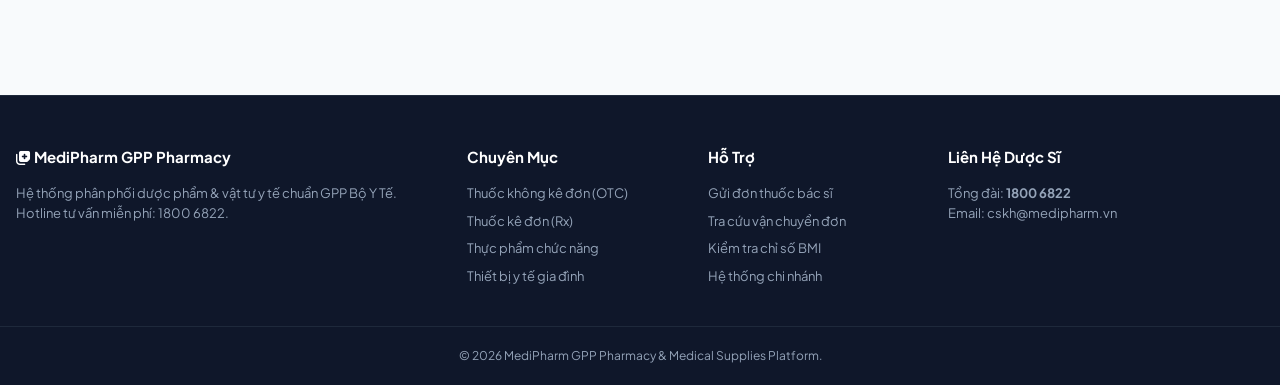
<file: product-detail.html>
<!DOCTYPE html>
<html lang="vi">
<head>
  <meta charset="UTF-8">
  <meta name="viewport" content="width=device-width, initial-scale=1.0">
  <title>Chi Tiết Dược Phẩm & Dược Lý - MediPharm GPP</title>
  <link rel="preconnect" href="https://fonts.googleapis.com">
  <link rel="preconnect" href="https://fonts.gstatic.com" crossorigin>
  <link href="https://fonts.googleapis.com/css2?family=Plus+Jakarta+Sans:wght@400;500;600;700;800&family=Inter:wght@400;500;600;700&display=swap" rel="stylesheet">
  <link rel="stylesheet" href="https://cdnjs.cloudflare.com/ajax/libs/font-awesome/6.5.1/css/all.min.css">
  <link rel="stylesheet" href="Styles/style.css">
</head>
<body>

  <!-- Top Bar -->
  <div class="top-bar">
    <div class="container top-bar-inner">
      <div class="top-bar-left">
        <div class="top-bar-item">
          <i class="fa-solid fa-shield-halved"></i>
          <span>100% Thuốc & Vật tư chính hãng đạt chuẩn <strong>GPP</strong></span>
        </div>
        <div class="top-bar-item">
          <i class="fa-solid fa-bolt"></i>
          <span>Giao nhanh nội thành trong <strong>2 giờ</strong></span>
        </div>
      </div>
      <div class="top-bar-right">
        <div class="user-auth-top-slot"></div>
        <a href="tel:18006822" class="hotline-link">
          <span class="pulse-dot"></span>
          <i class="fa-solid fa-phone-volume"></i>
          <span>Dược sĩ tư vấn 24/7: 1800 6822</span>
        </a>
      </div>
    </div>
  </div>

  <!-- Main Header -->
  <header class="main-header">
    <div class="container header-inner">
      <div class="brand-logo" onclick="window.location.href='index.html'">
        <div class="brand-icon"><i class="fa-solid fa-notes-medical"></i></div>
        <div class="brand-text">
          <h1>MediPharm <span class="brand-tag">GPP</span></h1>
          <p>Nhà Thuốc & Vật Tư Y Tế Quốc Tế</p>
        </div>
      </div>

      <div class="header-search-wrap">
        <div class="search-box">
          <input type="text" id="main-search-input" placeholder="Tìm theo tên thuốc, hoạt chất, triệu chứng..." autocomplete="off">
          <button type="button" onclick="window.location.href='shop.html'">
            <i class="fa-solid fa-magnifying-glass"></i>
            <span>Tìm thuốc</span>
          </button>
        </div>
        <div class="search-suggestions-dropdown" id="search-suggestions"></div>
      </div>

      <div class="header-actions">
        <button class="btn-upload-rx" onclick="window.location.href='prescription.html'">
          <i class="fa-solid fa-camera"></i>
          <span>Gửi đơn thuốc (Rx)</span>
        </button>
        <button class="btn-track-order" onclick="window.location.href='order-tracking.html'">
          <i class="fa-solid fa-truck-fast"></i>
          <span>Tra cứu đơn</span>
        </button>
        <div class="user-auth-header-slot"></div>
        <button class="cart-trigger-btn" onclick="toggleCartDrawer(true)">
          <i class="fa-solid fa-cart-shopping"></i>
          <span id="cart-total-preview">0 ₫</span>
          <span class="cart-badge" id="cart-badge" style="display: none;">0</span>
        </button>
      </div>
    </div>
  </header>

  <!-- Navigation Mega Bar -->
  <nav class="category-nav-bar">
    <div class="container category-nav-inner">
      <a href="index.html" class="cat-nav-item"><i class="fa-solid fa-house"></i> Trang chủ</a>
      <a href="shop.html" class="cat-nav-item active"><i class="fa-solid fa-store"></i> Cửa hàng Dược phẩm</a>
      <a href="prescription.html" class="cat-nav-item"><i class="fa-solid fa-file-prescription"></i> Mua theo toa (Rx)</a>
      <a href="health-tools.html" class="cat-nav-item"><i class="fa-solid fa-weight-scale"></i> Tiện ích y tế & BMI</a>
      <a href="order-tracking.html" class="cat-nav-item"><i class="fa-solid fa-truck-ramp-box"></i> Tra cứu đơn hàng</a>
      <a href="contact.html" class="cat-nav-item"><i class="fa-solid fa-location-dot"></i> Hệ thống nhà thuốc</a>
      <a href="login.html" class="cat-nav-item"><i class="fa-solid fa-user-circle"></i> Tài khoản</a>
    </div>
  </nav>

  <!-- Breadcrumbs -->
  <div class="container">
    <div class="breadcrumb">
      <a href="index.html">Trang chủ</a>
      <i class="fa-solid fa-chevron-right" style="font-size: 10px;"></i>
      <a href="shop.html">Cửa hàng Dược phẩm</a>
      <i class="fa-solid fa-chevron-right" style="font-size: 10px;"></i>
      <span class="current" id="detail-breadcrumb-name">Chi tiết sản phẩm</span>
    </div>
  </div>

  <!-- Product Detail Section -->
  <section class="container" style="padding-bottom: 60px;">
    <div class="product-detail-layout">
      <!-- Left: Image Gallery -->
      <div>
        <img id="detail-img-main" src="" alt="" class="gallery-main-img">
        <div style="display: flex; gap: 10px; margin-top: 12px;" id="detail-thumbs"></div>
      </div>

      <!-- Right: Product Purchase Options & Metadata -->
      <div class="product-detail-info">
        <div style="display: flex; gap: 8px; align-items: center; margin-bottom: 8px;">
          <span class="badge" id="detail-badge">OTC</span>
          <span class="badge badge-primary" id="detail-brand-badge"></span>
          <span style="font-size: 12px; color: var(--text-muted);">SĐK: <strong id="detail-reg"></strong></span>
        </div>

        <h1 id="detail-name" style="font-size: 24px; font-weight: 800; color: #0F172A; margin-bottom: 6px; line-height: 1.3;"></h1>
        <p id="detail-ingredient" style="font-size: 14px; font-weight: 700; color: var(--primary); margin-bottom: 10px;"></p>

        <!-- Rating & reviews -->
        <div style="display: flex; align-items: center; gap: 8px; font-size: 13px; margin-bottom: 14px;">
          <div style="color: #F59E0B;">
            <i class="fa-solid fa-star"></i>
            <i class="fa-solid fa-star"></i>
            <i class="fa-solid fa-star"></i>
            <i class="fa-solid fa-star"></i>
            <i class="fa-solid fa-star-half-stroke"></i>
          </div>
          <strong id="detail-rating" style="color: #0F172A;">4.9</strong>
          <span style="color: var(--text-muted);" id="detail-reviews-count">(380 đánh giá từ khách hàng)</span>
        </div>

        <!-- Rx Prescription warning banner if Rx -->
        <div class="rx-warning-banner" id="detail-rx-warning" style="display: none;">
          <i class="fa-solid fa-file-prescription" style="font-size: 24px; color: #DC2626;"></i>
          <div>
            <strong style="color: #991B1B;">Thuốc kê đơn (Rx) - Cần Dược Sĩ Tư Vấn!</strong><br>
            Sản phẩm chỉ được bán khi có chỉ định và đơn thuốc của Bác sĩ. Vui lòng chụp ảnh đơn thuốc để Dược sĩ liên hệ xác nhận trước khi giao hàng.
          </div>
        </div>

        <!-- Multi-Unit Selector -->
        <div class="unit-selector-wrap" style="padding: 12px; margin-bottom: 16px;">
          <label class="unit-label" style="font-size: 12px; margin-bottom: 8px;">
            1. Chọn Đơn Vị Tính Bạn Muốn Mua:
          </label>
          <div class="unit-buttons" id="detail-unit-buttons"></div>
        </div>

        <!-- Dynamic Price and Stock -->
        <div style="background: #F8FAFC; border: 1px solid var(--border-color); border-radius: var(--radius-md); padding: 16px; margin-bottom: 20px;">
          <div style="display: flex; align-items: baseline; justify-content: space-between; margin-bottom: 8px;">
            <div>
              <span id="detail-price" style="font-size: 28px; font-weight: 800; color: var(--primary);"></span>
              <span id="detail-unit-label" style="font-size: 14px; color: var(--text-muted); font-weight: 600;"></span>
            </div>
            <span id="detail-orig-price" style="font-size: 16px; color: #94A3B8; text-decoration: line-through;"></span>
          </div>

          <div style="font-size: 13px; color: var(--text-muted); display: flex; align-items: center; justify-content: space-between;">
            <span><i class="fa-solid fa-box-open text-primary"></i> Quy cách: <strong id="detail-spec"></strong></span>
            <span class="text-success"><i class="fa-solid fa-circle-check"></i> Còn hàng: <strong id="detail-stock"></strong></span>
          </div>
        </div>

        <!-- Quantity & Action Buttons -->
        <div style="display: flex; gap: 12px; align-items: center; margin-bottom: 20px;">
          <div class="qty-control" style="height: 48px; border-radius: var(--radius-md);">
            <button type="button" onclick="changeDetailPageQty(-1)" style="width: 44px; font-size: 18px;">-</button>
            <input type="text" id="detail-qty-input" value="1" readonly style="width: 50px; text-align: center; border: none; font-size: 16px; font-weight: 800; background: transparent;">
            <button type="button" onclick="changeDetailPageQty(1)" style="width: 44px; font-size: 18px;">+</button>
          </div>

          <button class="btn btn-add-cart" onclick="addCurrentDetailPageItem()" style="flex: 1; height: 48px; font-size: 15px; border-radius: var(--radius-md);">
            <i class="fa-solid fa-cart-plus"></i> Thêm vào giỏ hàng
          </button>

          <button class="btn" onclick="buyNowCurrentDetailPageItem()" style="background: var(--accent-orange); color: #fff; height: 48px; font-size: 15px; font-weight: 800; padding: 0 20px; border-radius: var(--radius-md);">
            Mua ngay
          </button>
        </div>

        <!-- Trust Badges -->
        <div class="trust-badges-row">
          <div class="trust-badge-item">
            <i class="fa-solid fa-medal"></i>
            <span>100% Chính hãng GPP</span>
          </div>
          <div class="trust-badge-item">
            <i class="fa-solid fa-truck-fast"></i>
            <span>Giao hỏa tốc 2 giờ</span>
          </div>
          <div class="trust-badge-item">
            <i class="fa-solid fa-rotate-left"></i>
            <span>Đổi trả trong 30 ngày</span>
          </div>
          <div class="trust-badge-item">
            <i class="fa-solid fa-user-doctor"></i>
            <span>Dược sĩ ĐH tư vấn</span>
          </div>
        </div>
      </div>
    </div>

    <!-- Pharmacology Detail Tabs -->
    <div style="background: #FFFFFF; border: 1px solid var(--border-color); border-radius: var(--radius-lg); padding: 26px; box-shadow: var(--shadow-sm); margin-bottom: 30px;">
      <h3 style="font-size: 18px; font-weight: 800; color: #0F172A; margin-bottom: 16px; display: flex; align-items: center; gap: 8px;">
        <i class="fa-solid fa-book-medical text-primary"></i> Hồ Sơ Dược Lý Chuẩn Y Khoa
      </h3>

      <div class="detail-tabs-nav">
        <button class="detail-tab-btn active" data-tab="tab-ind" onclick="switchDetailTab('tab-ind')">Chỉ định & Công dụng</button>
        <button class="detail-tab-btn" data-tab="tab-dos" onclick="switchDetailTab('tab-dos')">Liều dùng & Cách dùng</button>
        <button class="detail-tab-btn" data-tab="tab-con" onclick="switchDetailTab('tab-con')">Chống chỉ định</button>
        <button class="detail-tab-btn" data-tab="tab-war" onclick="switchDetailTab('tab-war')">Cảnh báo & Tác dụng phụ</button>
        <button class="detail-tab-btn" data-tab="tab-sto" onclick="switchDetailTab('tab-sto')">Bảo quản & Hạn dùng</button>
      </div>

      <div class="detail-tab-pane active" id="pane-tab-ind">
        <h4 style="font-weight: 700; margin-bottom: 6px;">Chỉ định điều trị:</h4>
        <p id="pharma-indication" style="line-height: 1.7;"></p>
      </div>

      <div class="detail-tab-pane" id="pane-tab-dos">
        <h4 style="font-weight: 700; margin-bottom: 6px;">Hướng dẫn liều dùng & Đường dùng:</h4>
        <p id="pharma-dosage" style="line-height: 1.7;"></p>
      </div>

      <div class="detail-tab-pane" id="pane-tab-con">
        <h4 style="font-weight: 700; margin-bottom: 6px; color: #DC2626;">Chống chỉ định tuyệt đối:</h4>
        <p id="pharma-contraindication" class="text-danger" style="line-height: 1.7; font-weight: 600;"></p>
      </div>

      <div class="detail-tab-pane" id="pane-tab-war">
        <h4 style="font-weight: 700; margin-bottom: 6px;">Cảnh báo an toàn & Thận trọng khi dùng:</h4>
        <p id="pharma-warning" style="line-height: 1.7;"></p>
      </div>

      <div class="detail-tab-pane" id="pane-tab-sto">
        <h4 style="font-weight: 700; margin-bottom: 6px;">Tiêu chuẩn bảo quản Thực hành tốt (GPP):</h4>
        <p id="pharma-storage" style="line-height: 1.7;"></p>
      </div>
    </div>

    <!-- Related Products -->
    <div>
      <h3 style="font-size: 20px; font-weight: 800; color: #0F172A; margin-bottom: 18px;">
        <i class="fa-solid fa-shapes text-primary"></i> Sản Phẩm Cùng Nhóm Điều Trị
      </h3>
      <div class="product-grid" id="related-products-grid"></div>
    </div>
  </section>

  <!-- Toast Notification Container -->
  <div class="toast-container" id="toast-container"></div>

  <!-- Footer -->
  <footer class="main-footer">
    <div class="container footer-grid">
      <div class="footer-col">
        <h4><i class="fa-solid fa-notes-medical text-primary"></i> MediPharm GPP Pharmacy</h4>
        <p>Hệ thống phân phối dược phẩm & vật tư y tế chuẩn GPP Bộ Y Tế. Hotline tư vấn miễn phí: 1800 6822.</p>
      </div>
      <div class="footer-col">
        <h4>Chuyên Mục</h4>
        <ul>
          <li><a href="shop.html">Thuốc không kê đơn (OTC)</a></li>
          <li><a href="shop.html">Thuốc kê đơn (Rx)</a></li>
          <li><a href="shop.html">Thực phẩm chức năng</a></li>
          <li><a href="shop.html">Thiết bị y tế gia đình</a></li>
        </ul>
      </div>
      <div class="footer-col">
        <h4>Hỗ Trợ</h4>
        <ul>
          <li><a href="prescription.html">Gửi đơn thuốc bác sĩ</a></li>
          <li><a href="order-tracking.html">Tra cứu vận chuyển đơn</a></li>
          <li><a href="health-tools.html">Kiểm tra chỉ số BMI</a></li>
          <li><a href="contact.html">Hệ thống chi nhánh</a></li>
        </ul>
      </div>
      <div class="footer-col">
        <h4>Liên Hệ Dược Sĩ</h4>
        <p>Tổng đài: <strong>1800 6822</strong></p>
        <p>Email: cskh@medipharm.vn</p>
      </div>
    </div>
    <div class="container footer-bottom">
      <p>© 2026 MediPharm GPP Pharmacy & Medical Supplies Platform.</p>
    </div>
  </footer>

  <!-- Mobile Bottom Navigation Bar -->
  <nav class="mobile-bottom-nav">
    <button class="mobile-nav-item" onclick="window.location.href='index.html'">
      <i class="fa-solid fa-house"></i>
      <span>Trang chủ</span>
    </button>
    <button class="mobile-nav-item active" onclick="window.location.href='shop.html'">
      <i class="fa-solid fa-store"></i>
      <span>Cửa hàng</span>
    </button>
    <button class="mobile-nav-item" onclick="window.location.href='prescription.html'">
      <i class="fa-solid fa-camera" style="color: #D97706;"></i>
      <span>Gửi toa Rx</span>
    </button>
    <button class="mobile-nav-item" onclick="window.location.href='cart.html'">
      <i class="fa-solid fa-cart-shopping"></i>
      <span>Giỏ hàng</span>
      <span class="cart-badge" id="mobile-cart-badge" style="display: none; position: absolute; top: -2px; right: 8px; width: 16px; height: 16px; font-size: 9px;">0</span>
    </button>
    <div class="mobile-auth-slot"></div>
  </nav>

  <!-- Scripts -->
  <script src="Scripts/data.js"></script>
  <script src="Scripts/storage.js"></script>
  <script src="Scripts/cart.js"></script>
  <script src="Scripts/app.js"></script>
  <script>
    // Product Detail Page Logic
    let currentDetailProduct = null;
    let currentDetailSelectedUnit = '';

    document.addEventListener('DOMContentLoaded', () => {
      const urlParams = new URLSearchParams(window.location.search);
      const prodId = urlParams.get('id') || 'prod-01';
      currentDetailProduct = PRODUCTS.find(p => p.id === prodId) || PRODUCTS[0];

      // Populate Data
      document.title = `${currentDetailProduct.name} - MediPharm GPP`;
      document.getElementById('detail-breadcrumb-name').textContent = currentDetailProduct.name;
      document.getElementById('detail-name').textContent = currentDetailProduct.name;
      document.getElementById('detail-ingredient').textContent = `Hoạt chất: ${currentDetailProduct.activeIngredient}`;
      document.getElementById('detail-reg').textContent = currentDetailProduct.regNumber;
      document.getElementById('detail-brand-badge').textContent = currentDetailProduct.origin.split('(')[0];
      document.getElementById('detail-spec').textContent = currentDetailProduct.packageSpec;
      document.getElementById('detail-rating').textContent = currentDetailProduct.rating;
      document.getElementById('detail-reviews-count').textContent = `(${currentDetailProduct.reviewsCount} đánh giá)`;

      // Image
      document.getElementById('detail-img-main').src = currentDetailProduct.image;
      document.getElementById('detail-thumbs').innerHTML = `
        <img src="${currentDetailProduct.image}" style="width: 60px; height: 60px; border-radius: 6px; object-fit: cover; border: 2px solid var(--primary); cursor: pointer;">
        <img src="Images/gpp-badge.svg" style="width: 60px; height: 60px; border-radius: 6px; object-fit: contain; padding: 6px; background: #F8FAFC; border: 1px solid var(--border-color); cursor: pointer;" title="Chứng nhận chuẩn GPP">
      `;

      // Classification badge
      const badgeEl = document.getElementById('detail-badge');
      const isRx = currentDetailProduct.classification === 'rx';
      badgeEl.className = `badge ${isRx ? 'badge-rx' : currentDetailProduct.classification === 'device' ? 'badge-device' : 'badge-otc'}`;
      badgeEl.textContent = isRx ? 'Thuốc kê đơn (Rx)' : currentDetailProduct.classification === 'device' ? 'Thiết bị y tế' : 'Thuốc OTC';

      if (isRx) {
        document.getElementById('detail-rx-warning').style.display = 'flex';
      }

      // Default unit
      currentDetailSelectedUnit = currentDetailProduct.defaultUnit || currentDetailProduct.units[0].unit;
      renderDetailUnits();
      updateDetailPriceAndStock();

      // Pharmacology tabs
      document.getElementById('pharma-indication').textContent = currentDetailProduct.pharmacology.indication;
      document.getElementById('pharma-dosage').textContent = currentDetailProduct.pharmacology.dosage;
      document.getElementById('pharma-contraindication').textContent = currentDetailProduct.pharmacology.contraindication;
      document.getElementById('pharma-warning').textContent = currentDetailProduct.pharmacology.warning;
      document.getElementById('pharma-storage').textContent = currentDetailProduct.pharmacology.storage;

      // Render Related Products
      renderRelatedProducts();
    });

    function renderDetailUnits() {
      const container = document.getElementById('detail-unit-buttons');
      container.innerHTML = currentDetailProduct.units.map(u => `
        <button 
          type="button" 
          class="unit-btn ${u.unit === currentDetailSelectedUnit ? 'active' : ''}" 
          style="padding: 8px 16px; font-size: 13px;"
          onclick="selectDetailPageUnit('${u.unit}')"
        >
          ${u.unit} (${formatVND(u.price)})
        </button>
      `).join('');
    }

    function selectDetailPageUnit(unitName) {
      currentDetailSelectedUnit = unitName;
      renderDetailUnits();
      updateDetailPriceAndStock();
    }

    function updateDetailPriceAndStock() {
      const unitObj = currentDetailProduct.units.find(u => u.unit === currentDetailSelectedUnit) || currentDetailProduct.units[0];
      document.getElementById('detail-price').textContent = formatVND(unitObj.price);
      document.getElementById('detail-unit-label').textContent = `/${currentDetailSelectedUnit}`;
      document.getElementById('detail-stock').textContent = `${currentDetailProduct.inStock} ${currentDetailSelectedUnit}`;

      const origEl = document.getElementById('detail-orig-price');
      if (unitObj.originalPrice > unitObj.price) {
        origEl.textContent = formatVND(unitObj.originalPrice);
        origEl.style.display = 'inline';
      } else {
        origEl.style.display = 'none';
      }
    }

    function changeDetailPageQty(delta) {
      const input = document.getElementById('detail-qty-input');
      let val = parseInt(input.value) || 1;
      val = Math.max(1, val + delta);
      input.value = val;
    }

    function addCurrentDetailPageItem() {
      const qty = parseInt(document.getElementById('detail-qty-input').value) || 1;
      if (currentDetailProduct.classification === 'rx') {
        const confirmRx = confirm(
          `[THUỐC KÊ ĐƠN (Rx)]\n"${currentDetailProduct.name}" cần có đơn thuốc của bác sĩ.\n\n` +
          `• Bấm OK để chuyển đến trang Gửi Đơn Thuốc.\n` +
          `• Bấm Cancel để thêm vào giỏ và gửi đơn thuốc khi thanh toán.`
        );
        if (confirmRx) {
          window.location.href = 'prescription.html';
          return;
        }
      }
      Cart.addItem(currentDetailProduct.id, currentDetailSelectedUnit, qty);
    }

    function buyNowCurrentDetailPageItem() {
      const qty = parseInt(document.getElementById('detail-qty-input').value) || 1;
      Cart.addItem(currentDetailProduct.id, currentDetailSelectedUnit, qty);
      window.location.href = 'checkout.html';
    }

    function renderRelatedProducts() {
      const related = PRODUCTS.filter(p => p.id !== currentDetailProduct.id && (p.category === currentDetailProduct.category || p.classification === currentDetailProduct.classification)).slice(0, 4);
      const container = document.getElementById('related-products-grid');
      container.innerHTML = related.map(p => `
        <div class="product-card" onclick="window.location.href='product-detail.html?id=${p.id}'" style="cursor: pointer;">
          <div class="product-img-wrap">
            <img src="${p.image}" alt="${p.name}" class="product-img">
          </div>
          <div class="product-body">
            <h4 class="product-title">${p.name}</h4>
            <div class="product-ingredient">${p.activeIngredient}</div>
            <div class="price-row" style="margin-top: 10px;">
              <span class="current-price">${formatVND(p.units[0].price)}</span>
              <span class="price-unit">/${p.units[0].unit}</span>
            </div>
          </div>
        </div>
      `).join('');
    }
  </script>
</body>
</html>
</file>
<file: Styles/style.css>
/* ==========================================================================
   MediPharm GPP - Clean Pharmacy E-Commerce Style System
   Chuẩn Thiết Kế Website E-Commerce Dược Phẩm & Vật Tư Y Tế
   ========================================================================== */

:root {
  --primary: #0284C7;
  --primary-dark: #0369A1;
  --primary-light: #E0F2FE;
  --secondary: #059669;
  --secondary-light: #D1FAE5;
  --accent-orange: #F97316;
  --accent-red: #E11D48;
  --bg-main: #F8FAFC;
  --card-bg: #FFFFFF;
  --text-dark: #0F172A;
  --text-muted: #64748B;
  --border-color: #E2E8F0;
  --badge-otc: #10B981;
  --badge-rx: #EF4444;
  --badge-device: #3B82F6;
  --shadow-sm: 0 1px 3px rgba(0,0,0,0.06);
  --shadow-md: 0 4px 12px rgba(15,23,42,0.08);
  --shadow-lg: 0 12px 28px rgba(15,23,42,0.12);
  --radius-sm: 8px;
  --radius-md: 12px;
  --radius-lg: 16px;
  --radius-full: 9999px;
  --font-family: 'Plus Jakarta Sans', 'Inter', -apple-system, sans-serif;
}

* {
  margin: 0;
  padding: 0;
  box-sizing: border-box;
}

body {
  font-family: var(--font-family);
  background-color: var(--bg-main);
  color: var(--text-dark);
  line-height: 1.5;
  font-size: 15px;
  -webkit-font-smoothing: antialiased;
}

a {
  text-decoration: none;
  color: inherit;
}

button {
  cursor: pointer;
  border: none;
  outline: none;
  font-family: inherit;
  transition: all 0.2s ease;
}

input, select, textarea {
  font-family: inherit;
  outline: none;
}

.container {
  max-width: 1280px;
  margin: 0 auto;
  padding: 0 16px;
}

/* ==========================================================================
   1. TOP UTILITY BAR
   ========================================================================== */
.top-bar {
  background-color: #0F172A;
  color: #CBD5E1;
  font-size: 12px;
  padding: 7px 0;
  border-bottom: 1px solid #1E293B;
}

.top-bar-inner {
  display: flex;
  justify-content: space-between;
  align-items: center;
  flex-wrap: wrap;
  gap: 8px;
}

.top-bar-left {
  display: flex;
  align-items: center;
  gap: 18px;
}

.top-bar-item {
  display: inline-flex;
  align-items: center;
  gap: 6px;
}

.top-bar-item i {
  color: var(--secondary);
}

.hotline-link {
  color: #FDA4AF;
  font-weight: 700;
  display: inline-flex;
  align-items: center;
  gap: 5px;
}

.hotline-link:hover {
  color: #FFE4E6;
}

.pulse-dot {
  width: 7px;
  height: 7px;
  background-color: #F43F5E;
  border-radius: 50%;
  animation: pulse 1.5s infinite;
}

@keyframes pulse {
  0% { transform: scale(0.9); opacity: 0.8; }
  50% { transform: scale(1.3); opacity: 1; }
  100% { transform: scale(0.9); opacity: 0.8; }
}

.top-bar-right {
  display: flex;
  align-items: center;
  gap: 14px;
}

.gpp-cert-tag {
  background: rgba(16, 185, 129, 0.15);
  color: #34D399;
  padding: 2px 8px;
  border-radius: var(--radius-sm);
  font-weight: 600;
  font-size: 11px;
  border: 1px solid rgba(16, 185, 129, 0.3);
}

/* ==========================================================================
   2. MAIN HEADER & SEARCH
   ========================================================================== */
.main-header {
  background: #FFFFFF;
  border-bottom: 1px solid var(--border-color);
  position: sticky;
  top: 0;
  z-index: 90;
  box-shadow: var(--shadow-sm);
}

.header-inner {
  display: flex;
  align-items: center;
  justify-content: space-between;
  gap: 20px;
  padding: 14px 0;
}

.brand-logo {
  display: flex;
  align-items: center;
  gap: 10px;
  cursor: pointer;
}

.brand-icon {
  width: 44px;
  height: 44px;
  border-radius: var(--radius-md);
  background: linear-gradient(135deg, var(--primary) 0%, var(--secondary) 100%);
  display: flex;
  align-items: center;
  justify-content: center;
  color: #FFFFFF;
  font-size: 22px;
  box-shadow: 0 4px 10px rgba(2, 132, 199, 0.3);
}

.brand-text h1 {
  font-size: 20px;
  font-weight: 800;
  color: #0F172A;
  letter-spacing: -0.5px;
  display: flex;
  align-items: center;
  gap: 4px;
}

.brand-tag {
  font-size: 10px;
  font-weight: 700;
  background: var(--primary-light);
  color: var(--primary-dark);
  padding: 1px 6px;
  border-radius: 4px;
  border: 1px solid rgba(2, 132, 199, 0.2);
}

.brand-text p {
  font-size: 11px;
  color: var(--text-muted);
  font-weight: 500;
}

/* Smart Search Box */
.header-search-wrap {
  flex: 1;
  max-width: 540px;
  position: relative;
}

.search-box {
  display: flex;
  align-items: center;
  background: #F1F5F9;
  border: 2px solid transparent;
  border-radius: var(--radius-full);
  padding: 4px 6px 4px 18px;
  transition: all 0.2s;
}

.search-box:focus-within {
  background: #FFFFFF;
  border-color: var(--primary);
  box-shadow: 0 0 0 4px rgba(2, 132, 199, 0.15);
}

.search-box input {
  flex: 1;
  border: none;
  background: transparent;
  font-size: 14px;
  color: var(--text-dark);
}

.search-box button {
  background: var(--primary);
  color: #FFFFFF;
  padding: 9px 18px;
  border-radius: var(--radius-full);
  font-size: 13px;
  font-weight: 700;
  display: flex;
  align-items: center;
  gap: 6px;
}

.search-box button:hover {
  background: var(--primary-dark);
}

/* Trending Keywords */
.trending-searches {
  display: flex;
  align-items: center;
  gap: 8px;
  font-size: 11px;
  color: var(--text-muted);
  margin-top: 5px;
  overflow-x: auto;
  white-space: nowrap;
}

.trending-pill {
  color: var(--primary-dark);
  cursor: pointer;
  transition: color 0.15s;
}

.trending-pill:hover {
  text-decoration: underline;
  color: var(--primary);
}

/* Search Suggestions dropdown */
.search-suggestions-dropdown {
  position: absolute;
  top: 100%;
  left: 0;
  right: 0;
  background: #FFFFFF;
  border-radius: var(--radius-md);
  box-shadow: var(--shadow-lg);
  border: 1px solid var(--border-color);
  margin-top: 6px;
  z-index: 100;
  display: none;
  max-height: 320px;
  overflow-y: auto;
}

.search-sugg-item {
  display: flex;
  align-items: center;
  gap: 12px;
  padding: 10px 14px;
  border-bottom: 1px solid #F1F5F9;
  cursor: pointer;
  transition: background 0.15s;
}

.search-sugg-item:hover {
  background: #F8FAFC;
}

.sugg-thumb {
  width: 40px;
  height: 40px;
  border-radius: 6px;
  object-fit: cover;
}

.sugg-name {
  font-size: 13px;
  font-weight: 700;
  color: #0F172A;
}

.sugg-sub {
  font-size: 11px;
  color: var(--text-muted);
}

/* Header Actions */
.header-actions {
  display: flex;
  align-items: center;
  gap: 10px;
}

.btn-upload-rx {
  background: linear-gradient(135deg, #F59E0B 0%, #D97706 100%);
  color: #FFFFFF;
  padding: 10px 16px;
  border-radius: var(--radius-md);
  font-size: 13px;
  font-weight: 700;
  display: flex;
  align-items: center;
  gap: 7px;
  box-shadow: 0 4px 10px rgba(217, 119, 6, 0.25);
}

.btn-upload-rx:hover {
  background: linear-gradient(135deg, #D97706 0%, #B45309 100%);
  transform: translateY(-1px);
}

.btn-track-order {
  background: #FFFFFF;
  color: var(--text-dark);
  border: 1px solid var(--border-color);
  padding: 9px 14px;
  border-radius: var(--radius-md);
  font-size: 13px;
  font-weight: 600;
  display: flex;
  align-items: center;
  gap: 6px;
}

.btn-track-order:hover {
  background: #F8FAFC;
  border-color: #CBD5E1;
}

.cart-trigger-btn {
  background: var(--primary-light);
  color: var(--primary-dark);
  padding: 9px 16px;
  border-radius: var(--radius-md);
  font-size: 13px;
  font-weight: 700;
  display: flex;
  align-items: center;
  gap: 8px;
  position: relative;
}

.cart-trigger-btn:hover {
  background: #BAE6FD;
}

.cart-badge {
  background: var(--accent-red);
  color: #FFFFFF;
  font-size: 11px;
  font-weight: 800;
  width: 20px;
  height: 20px;
  border-radius: 50%;
  display: flex;
  align-items: center;
  justify-content: center;
}

/* ==========================================================================
   3. CATEGORY MEGA BAR / MAIN NAV
   ========================================================================== */
.category-nav-bar {
  background: #FFFFFF;
  border-bottom: 1px solid var(--border-color);
  box-shadow: 0 1px 2px rgba(0,0,0,0.03);
}

.category-nav-inner {
  display: flex;
  align-items: center;
  overflow-x: auto;
  scrollbar-width: none;
  gap: 6px;
  padding: 6px 0;
}

.category-nav-inner::-webkit-scrollbar {
  display: none;
}

.cat-nav-item {
  background: transparent;
  color: var(--text-dark);
  padding: 8px 14px;
  border-radius: var(--radius-sm);
  font-size: 13px;
  font-weight: 600;
  display: inline-flex;
  align-items: center;
  gap: 8px;
  white-space: nowrap;
}

.cat-nav-item i {
  color: var(--primary);
  font-size: 14px;
}

.cat-nav-item:hover {
  background: #F1F5F9;
  color: var(--primary-dark);
}

.cat-nav-item.active {
  background: var(--primary);
  color: #FFFFFF;
}

.cat-nav-item.active i {
  color: #FFFFFF;
}

/* Breadcrumbs */
.breadcrumb {
  display: flex;
  align-items: center;
  gap: 8px;
  padding: 16px 0;
  font-size: 13px;
  color: var(--text-muted);
}

.breadcrumb a {
  color: var(--primary);
  font-weight: 600;
}

.breadcrumb a:hover {
  text-decoration: underline;
}

.breadcrumb span.current {
  color: #0F172A;
  font-weight: 700;
}

/* ==========================================================================
   4. HERO BANNER & QUICK ACTION CARDS
   ========================================================================== */
.hero-section {
  padding: 24px 0 16px 0;
}

.hero-grid {
  display: grid;
  grid-template-columns: 2fr 1fr;
  gap: 20px;
}

.hero-main-banner {
  background: linear-gradient(135deg, #0284C7 0%, #0369A1 60%, #0D9488 100%);
  border-radius: var(--radius-lg);
  padding: 36px 40px;
  color: #FFFFFF;
  position: relative;
  overflow: hidden;
  box-shadow: var(--shadow-md);
  display: flex;
  flex-direction: column;
  justify-content: center;
}

.hero-decor-circle {
  position: absolute;
  right: -40px;
  bottom: -40px;
  width: 260px;
  height: 260px;
  background: rgba(255, 255, 255, 0.1);
  border-radius: 50%;
  pointer-events: none;
}

.hero-badge {
  background: rgba(255, 255, 255, 0.2);
  color: #FFFFFF;
  display: inline-flex;
  align-items: center;
  gap: 6px;
  padding: 4px 12px;
  border-radius: var(--radius-full);
  font-size: 12px;
  font-weight: 700;
  width: fit-content;
  margin-bottom: 12px;
  backdrop-filter: blur(4px);
}

.hero-main-banner h2 {
  font-size: 30px;
  font-weight: 800;
  line-height: 1.25;
  margin-bottom: 12px;
}

.hero-main-banner p {
  font-size: 15px;
  color: #E0F2FE;
  max-width: 500px;
  margin-bottom: 20px;
}

.hero-cta-row {
  display: flex;
  align-items: center;
  gap: 12px;
  flex-wrap: wrap;
}

.btn-hero-primary {
  background: #FFFFFF;
  color: var(--primary-dark);
  padding: 12px 24px;
  border-radius: var(--radius-md);
  font-size: 14px;
  font-weight: 800;
  box-shadow: 0 4px 12px rgba(0,0,0,0.15);
}

.btn-hero-primary:hover {
  background: #F8FAFC;
  transform: translateY(-1px);
}

.hero-voucher-pill {
  background: rgba(0, 0, 0, 0.2);
  border: 1px dashed rgba(255, 255, 255, 0.5);
  padding: 8px 14px;
  border-radius: var(--radius-md);
  font-size: 13px;
}

/* Quick Action Column */
.quick-action-col {
  display: flex;
  flex-direction: column;
  gap: 14px;
}

.quick-card {
  background: #FFFFFF;
  border: 1px solid var(--border-color);
  border-radius: var(--radius-md);
  padding: 18px 20px;
  display: flex;
  align-items: center;
  gap: 16px;
  cursor: pointer;
  transition: all 0.2s;
  box-shadow: var(--shadow-sm);
}

.quick-card:hover {
  border-color: var(--primary);
  transform: translateY(-2px);
  box-shadow: var(--shadow-md);
}

.quick-card-icon {
  width: 50px;
  height: 50px;
  border-radius: var(--radius-md);
  display: flex;
  align-items: center;
  justify-content: center;
  font-size: 22px;
  flex-shrink: 0;
}

.icon-rx { background: #FEF3C7; color: #D97706; }
.icon-symptom { background: #E0F2FE; color: #0284C7; }
.icon-bmi { background: #D1FAE5; color: #059669; }

.quick-card-info h4 {
  font-size: 15px;
  font-weight: 700;
  color: #0F172A;
  margin-bottom: 2px;
}

.quick-card-info p {
  font-size: 12px;
  color: var(--text-muted);
}

/* ==========================================================================
   5. SYMPTOM FILTER CHIPS
   ========================================================================== */
.symptom-filter-section {
  padding: 12px 0 20px 0;
}

.section-label {
  font-size: 13px;
  font-weight: 700;
  color: #475569;
  text-transform: uppercase;
  letter-spacing: 0.5px;
  margin-bottom: 10px;
  display: flex;
  align-items: center;
  gap: 6px;
}

.symptom-chips-wrap {
  display: flex;
  align-items: center;
  flex-wrap: wrap;
  gap: 8px;
}

.symptom-chip {
  background: #FFFFFF;
  border: 1px solid var(--border-color);
  color: #334155;
  padding: 7px 14px;
  border-radius: var(--radius-full);
  font-size: 13px;
  font-weight: 600;
  display: inline-flex;
  align-items: center;
  gap: 6px;
  transition: all 0.15s;
}

.symptom-chip:hover {
  border-color: var(--primary);
  color: var(--primary);
}

.symptom-chip.active {
  background: var(--primary);
  border-color: var(--primary);
  color: #FFFFFF;
  box-shadow: 0 2px 8px rgba(2, 132, 199, 0.3);
}

/* ==========================================================================
   6. PRODUCT CATALOG & SIDEBAR FILTER (ORGANI 2-COL LAYOUT)
   ========================================================================== */
.catalog-section {
  padding: 20px 0 60px 0;
}

.catalog-layout {
  display: grid;
  grid-template-columns: 270px 1fr;
  gap: 28px;
  align-items: start;
}

/* Sidebar Filters */
.catalog-sidebar {
  background: #FFFFFF;
  border: 1px solid var(--border-color);
  border-radius: var(--radius-lg);
  padding: 22px;
  box-shadow: var(--shadow-sm);
  position: sticky;
  top: 90px;
}

.sidebar-header {
  display: flex;
  align-items: center;
  justify-content: space-between;
  padding-bottom: 14px;
  border-bottom: 1px solid var(--border-color);
  margin-bottom: 18px;
}

.sidebar-header h3 {
  font-size: 16px;
  font-weight: 800;
  color: #0F172A;
  display: flex;
  align-items: center;
  gap: 8px;
}

.btn-reset-filters {
  background: transparent;
  color: var(--primary);
  font-size: 12px;
  font-weight: 700;
}

.btn-reset-filters:hover {
  text-decoration: underline;
}

.filter-group {
  margin-bottom: 22px;
  padding-bottom: 18px;
  border-bottom: 1px solid #F1F5F9;
}

.filter-group:last-child {
  border-bottom: none;
  margin-bottom: 0;
  padding-bottom: 0;
}

.filter-title {
  font-size: 14px;
  font-weight: 700;
  color: #1E293B;
  margin-bottom: 10px;
}

.filter-options-list {
  display: flex;
  flex-direction: column;
  gap: 8px;
}

.filter-radio-label {
  display: flex;
  align-items: center;
  gap: 9px;
  font-size: 13px;
  color: #475569;
  cursor: pointer;
  user-select: none;
}

.filter-radio-label input[type="radio"] {
  accent-color: var(--primary);
  width: 15px;
  height: 15px;
}

.filter-radio-label:hover {
  color: var(--primary);
}

.sidebar-warranty-banner {
  background: linear-gradient(135deg, #ECFDF5 0%, #D1FAE5 100%);
  border: 1px solid #A7F3D0;
  border-radius: var(--radius-md);
  padding: 14px;
  margin-top: 14px;
}

.sidebar-warranty-banner h5 {
  font-size: 12px;
  font-weight: 800;
  color: #065F46;
  margin-bottom: 4px;
  display: flex;
  align-items: center;
  gap: 6px;
}

.sidebar-warranty-banner p {
  font-size: 11px;
  color: #047857;
  line-height: 1.4;
}

/* Catalog Main Column */
.catalog-main {
  min-width: 0;
}

.catalog-toolbar {
  background: #FFFFFF;
  border: 1px solid var(--border-color);
  border-radius: var(--radius-md);
  padding: 12px 18px;
  display: flex;
  align-items: center;
  justify-content: space-between;
  margin-bottom: 16px;
  box-shadow: var(--shadow-sm);
  flex-wrap: wrap;
  gap: 12px;
}

.toolbar-left {
  font-size: 14px;
  font-weight: 700;
  color: #334155;
}

.toolbar-right {
  display: flex;
  align-items: center;
  gap: 10px;
  font-size: 13px;
}

.sort-select {
  padding: 6px 12px;
  border: 1px solid var(--border-color);
  border-radius: var(--radius-sm);
  font-size: 13px;
  font-weight: 600;
  color: #334155;
  background: #FFFFFF;
}

/* Active filter tags row */
.active-filters-tags {
  display: flex;
  flex-wrap: wrap;
  gap: 8px;
  margin-bottom: 14px;
}

.active-filter-tag {
  background: var(--primary-light);
  color: var(--primary-dark);
  font-size: 12px;
  font-weight: 600;
  padding: 4px 10px;
  border-radius: var(--radius-full);
  display: inline-flex;
  align-items: center;
  gap: 6px;
}

.active-filter-tag i {
  cursor: pointer;
}

/* ==========================================================================
   7. PHARMACY PRODUCT CARD
   ========================================================================== */
.product-grid {
  display: grid;
  grid-template-columns: repeat(auto-fill, minmax(230px, 1fr));
  gap: 18px;
}

.product-card {
  background: var(--card-bg);
  border: 1px solid var(--border-color);
  border-radius: var(--radius-lg);
  overflow: hidden;
  transition: all 0.25s ease;
  display: flex;
  flex-direction: column;
  position: relative;
  box-shadow: var(--shadow-sm);
}

.product-card:hover {
  border-color: #BAE6FD;
  box-shadow: var(--shadow-md);
  transform: translateY(-3px);
}

/* Card Badges */
.card-badges {
  position: absolute;
  top: 10px;
  left: 10px;
  right: 10px;
  display: flex;
  justify-content: space-between;
  align-items: flex-start;
  z-index: 2;
  pointer-events: none;
}

.badge {
  font-size: 10px;
  font-weight: 800;
  text-transform: uppercase;
  letter-spacing: 0.5px;
  padding: 3px 8px;
  border-radius: var(--radius-sm);
}

.badge-otc { background: #ECFDF5; color: #059669; border: 1px solid #A7F3D0; }
.badge-rx { background: #FEF2F2; color: #DC2626; border: 1px solid #FECACA; }
.badge-device { background: #EFF6FF; color: #2563EB; border: 1px solid #BFDBFE; }
.badge-supply { background: #F5F3FF; color: #7C3AED; border: 1px solid #DDD6FE; }
.badge-sale { background: var(--accent-red); color: #FFFFFF; font-weight: 800; }

.badge-warning { background: #FEF3C7; color: #B45309; }
.badge-info { background: #E0F2FE; color: #0369A1; }
.badge-primary { background: #EFF6FF; color: #1D4ED8; }
.badge-success { background: #D1FAE5; color: #065F46; }
.badge-danger { background: #FEE2E2; color: #991B1B; }

/* Image Container & Quick View */
.product-img-wrap {
  width: 100%;
  height: 180px;
  background: #F8FAFC;
  overflow: hidden;
  position: relative;
  cursor: pointer;
}

.product-img {
  width: 100%;
  height: 100%;
  object-fit: cover;
  transition: transform 0.35s ease;
}

.product-card:hover .product-img {
  transform: scale(1.05);
}

.quick-view-btn {
  position: absolute;
  bottom: -36px;
  left: 50%;
  transform: translateX(-50%);
  background: rgba(15, 23, 42, 0.85);
  color: #FFFFFF;
  font-size: 11px;
  font-weight: 700;
  padding: 6px 14px;
  border-radius: var(--radius-full);
  display: flex;
  align-items: center;
  gap: 5px;
  backdrop-filter: blur(4px);
  transition: all 0.2s ease;
}

.product-card:hover .quick-view-btn {
  bottom: 12px;
}

/* Card Body */
.product-body {
  padding: 14px;
  display: flex;
  flex-direction: column;
  flex: 1;
}

.product-meta {
  display: flex;
  align-items: center;
  justify-content: space-between;
  font-size: 11px;
  color: var(--text-muted);
  margin-bottom: 4px;
}

.product-title {
  font-size: 14px;
  font-weight: 700;
  color: #0F172A;
  line-height: 1.35;
  margin-bottom: 4px;
  display: -webkit-box;
  -webkit-line-clamp: 2;
  -webkit-box-orient: vertical;
  overflow: hidden;
  cursor: pointer;
}

.product-title:hover {
  color: var(--primary);
}

.product-ingredient {
  font-size: 11px;
  color: #0284C7;
  font-weight: 600;
  white-space: nowrap;
  overflow: hidden;
  text-overflow: ellipsis;
  margin-bottom: 2px;
}

.product-spec {
  font-size: 11px;
  color: var(--text-muted);
  margin-bottom: 10px;
}

/* Multi-Unit Dynamic Selector */
.unit-selector-wrap {
  background: #F8FAFC;
  border: 1px solid #E2E8F0;
  border-radius: var(--radius-sm);
  padding: 6px 8px;
  margin-bottom: 10px;
}

.unit-label {
  font-size: 10px;
  font-weight: 700;
  color: #64748B;
  text-transform: uppercase;
  display: block;
  margin-bottom: 4px;
}

.unit-buttons {
  display: flex;
  gap: 4px;
  flex-wrap: wrap;
}

.unit-btn {
  flex: 1;
  background: #FFFFFF;
  border: 1px solid #CBD5E1;
  color: #334155;
  padding: 3px 6px;
  border-radius: 4px;
  font-size: 11px;
  font-weight: 700;
  text-align: center;
  transition: all 0.15s;
}

.unit-btn:hover {
  border-color: var(--primary);
  color: var(--primary);
}

.unit-btn.active {
  background: var(--primary);
  border-color: var(--primary);
  color: #FFFFFF;
}

/* Price Row */
.price-row {
  display: flex;
  align-items: baseline;
  justify-content: space-between;
  margin-top: auto;
  margin-bottom: 12px;
}

.current-price {
  font-size: 17px;
  font-weight: 800;
  color: #0284C7;
}

.price-unit {
  font-size: 11px;
  color: var(--text-muted);
  font-weight: 500;
}

.original-price {
  font-size: 12px;
  color: #94A3B8;
  text-decoration: line-through;
}

/* Card Action Buttons */
.card-actions {
  display: flex;
  gap: 6px;
}

.btn-add-cart {
  width: 100%;
  background: var(--primary);
  color: #FFFFFF;
  padding: 9px;
  border-radius: var(--radius-sm);
  font-size: 13px;
  font-weight: 700;
  display: flex;
  align-items: center;
  justify-content: center;
  gap: 6px;
}

.btn-add-cart:hover {
  background: var(--primary-dark);
}

.btn-rx-action {
  width: 100%;
  background: #DC2626;
  color: #FFFFFF;
  padding: 9px;
  border-radius: var(--radius-sm);
  font-size: 13px;
  font-weight: 700;
  display: flex;
  align-items: center;
  justify-content: center;
  gap: 6px;
}

.btn-rx-action:hover {
  background: #B91C1C;
}

/* ==========================================================================
   8. DEDICATED PRODUCT DETAIL PAGE (product-detail.html)
   ========================================================================== */
.product-detail-layout {
  display: grid;
  grid-template-columns: 460px 1fr;
  gap: 36px;
  background: #FFFFFF;
  border: 1px solid var(--border-color);
  border-radius: var(--radius-lg);
  padding: 30px;
  box-shadow: var(--shadow-sm);
  margin-bottom: 30px;
}

.gallery-main-img {
  width: 100%;
  height: 380px;
  object-fit: cover;
  border-radius: var(--radius-md);
  border: 1px solid var(--border-color);
}

.product-detail-info {
  display: flex;
  flex-direction: column;
}

.rx-warning-banner {
  background: #FEF3C7;
  border: 1px solid #FDE68A;
  border-radius: var(--radius-md);
  padding: 12px 16px;
  margin: 14px 0;
  display: flex;
  gap: 12px;
  align-items: center;
  color: #92400E;
  font-size: 13px;
}

.trust-badges-row {
  display: grid;
  grid-template-columns: repeat(4, 1fr);
  gap: 10px;
  margin-top: 24px;
  padding-top: 20px;
  border-top: 1px solid var(--border-color);
}

.trust-badge-item {
  display: flex;
  align-items: center;
  gap: 8px;
  font-size: 12px;
  color: #475569;
}

.trust-badge-item i {
  color: var(--secondary);
  font-size: 18px;
}

/* ==========================================================================
   9. DEDICATED CART PAGE (cart.html)
   ========================================================================== */
.cart-page-layout {
  display: grid;
  grid-template-columns: 1fr 340px;
  gap: 28px;
  align-items: start;
}

.cart-table-card {
  background: #FFFFFF;
  border: 1px solid var(--border-color);
  border-radius: var(--radius-lg);
  padding: 24px;
  box-shadow: var(--shadow-sm);
}

.cart-table {
  width: 100%;
  border-collapse: collapse;
}

.cart-table th {
  text-align: left;
  padding: 12px 14px;
  border-bottom: 2px solid var(--border-color);
  font-size: 13px;
  color: #64748B;
  text-transform: uppercase;
}

.cart-table td {
  padding: 16px 14px;
  border-bottom: 1px solid #F1F5F9;
  vertical-align: middle;
}

.cart-product-cell {
  display: flex;
  align-items: center;
  gap: 14px;
}

.cart-table-img {
  width: 70px;
  height: 70px;
  border-radius: var(--radius-sm);
  object-fit: cover;
  border: 1px solid var(--border-color);
}

.cart-summary-card {
  background: #FFFFFF;
  border: 1px solid var(--border-color);
  border-radius: var(--radius-lg);
  padding: 24px;
  box-shadow: var(--shadow-sm);
  position: sticky;
  top: 90px;
}

/* ==========================================================================
   10. DEDICATED CHECKOUT PAGE (checkout.html)
   ========================================================================== */
.checkout-layout {
  display: grid;
  grid-template-columns: 1fr 400px;
  gap: 28px;
  align-items: start;
}

.checkout-box {
  background: #FFFFFF;
  border: 1px solid var(--border-color);
  border-radius: var(--radius-lg);
  padding: 26px;
  box-shadow: var(--shadow-sm);
  margin-bottom: 20px;
}

.checkout-box h3 {
  font-size: 17px;
  font-weight: 800;
  color: #0F172A;
  margin-bottom: 18px;
  display: flex;
  align-items: center;
  gap: 8px;
}

/* ==========================================================================
   11. ORDER TRACKING & PRESCRIPTION & HEALTH TOOLS
   ========================================================================== */
.tool-grid {
  display: grid;
  grid-template-columns: repeat(auto-fit, minmax(320px, 1fr));
  gap: 24px;
}

.tool-card {
  background: #FFFFFF;
  border: 1px solid var(--border-color);
  border-radius: var(--radius-lg);
  padding: 26px;
  box-shadow: var(--shadow-sm);
}

.interaction-result-box {
  padding: 16px;
  border-radius: var(--radius-md);
  margin-top: 16px;
}

.interaction-danger { background: #FEF2F2; border: 1px solid #FECACA; color: #991B1B; }
.interaction-warning { background: #FEF3C7; border: 1px solid #FDE68A; color: #92400E; }
.interaction-safe { background: #ECFDF5; border: 1px solid #A7F3D0; color: #065F46; }

/* Store locator branches */
.branch-grid {
  display: grid;
  grid-template-columns: repeat(auto-fit, minmax(320px, 1fr));
  gap: 20px;
}

.branch-card {
  background: #FFFFFF;
  border: 1px solid var(--border-color);
  border-radius: var(--radius-lg);
  padding: 20px;
  box-shadow: var(--shadow-sm);
}

/* ==========================================================================
   12. MODALS, TOASTS, FOOTER & RESPONSIVE
   ========================================================================== */
.modal {
  position: fixed;
  inset: 0;
  background: rgba(15, 23, 42, 0.65);
  backdrop-filter: blur(4px);
  z-index: 1000;
  display: flex;
  align-items: center;
  justify-content: center;
  padding: 16px;
  opacity: 0;
  visibility: hidden;
  transition: all 0.25s ease;
}

.modal.show {
  opacity: 1;
  visibility: visible;
}

.modal-content {
  background: #FFFFFF;
  border-radius: var(--radius-lg);
  max-width: 650px;
  width: 100%;
  max-height: 90vh;
  overflow-y: auto;
  box-shadow: var(--shadow-lg);
  position: relative;
  transform: scale(0.95);
  transition: transform 0.25s ease;
}

.modal.show .modal-content {
  transform: scale(1);
}

.modal-header {
  padding: 18px 24px;
  border-bottom: 1px solid var(--border-color);
  display: flex;
  align-items: center;
  justify-content: space-between;
}

.modal-header h3 {
  font-size: 18px;
  font-weight: 800;
  color: #0F172A;
}

.modal-close-btn {
  background: #F1F5F9;
  color: #64748B;
  width: 32px;
  height: 32px;
  border-radius: 50%;
  display: flex;
  align-items: center;
  justify-content: center;
  font-size: 16px;
}

.modal-close-btn:hover {
  background: #E2E8F0;
  color: #0F172A;
}

.modal-body {
  padding: 24px;
}

.form-group {
  margin-bottom: 16px;
}

.form-group label {
  display: block;
  font-size: 13px;
  font-weight: 700;
  color: #334155;
  margin-bottom: 6px;
}

.form-control {
  width: 100%;
  padding: 10px 14px;
  border: 1px solid var(--border-color);
  border-radius: var(--radius-sm);
  font-size: 14px;
  color: #0F172A;
}

.form-control:focus {
  border-color: var(--primary);
  box-shadow: 0 0 0 3px rgba(2, 132, 199, 0.15);
}

/* Toast Notification */
.toast-container {
  position: fixed;
  bottom: 20px;
  right: 20px;
  z-index: 9999;
  display: flex;
  flex-direction: column;
  gap: 10px;
  max-width: 380px;
}

.toast {
  background: #FFFFFF;
  border: 1px solid var(--border-color);
  border-radius: var(--radius-md);
  padding: 14px 16px;
  display: flex;
  align-items: flex-start;
  gap: 12px;
  box-shadow: var(--shadow-lg);
  animation: slideIn 0.25s ease;
}

@keyframes slideIn {
  from { transform: translateX(100%); opacity: 0; }
  to { transform: translateX(0); opacity: 1; }
}

.toast.fade-out {
  opacity: 0;
  transform: translateX(100%);
  transition: all 0.3s ease;
}

.toast-icon {
  font-size: 18px;
  flex-shrink: 0;
}

.toast-success .toast-icon { color: var(--secondary); }
.toast-error .toast-icon { color: var(--accent-red); }
.toast-warning .toast-icon { color: var(--accent-orange); }
.toast-info .toast-icon { color: var(--primary); }

.toast-content { flex: 1; }
.toast-title { font-size: 13px; font-weight: 800; color: #0F172A; margin-bottom: 2px; }
.toast-msg { font-size: 12px; color: #64748B; }
.toast-close { background: transparent; color: #94A3B8; font-size: 16px; }

/* Main Footer */
.main-footer {
  background: #0F172A;
  color: #94A3B8;
  padding: 50px 0 20px 0;
  border-top: 1px solid #1E293B;
  font-size: 13px;
  margin-top: 60px;
}

.footer-grid {
  display: grid;
  grid-template-columns: 2fr 1fr 1fr 1.5fr;
  gap: 30px;
  margin-bottom: 40px;
}

.footer-col h4 {
  color: #FFFFFF;
  font-size: 15px;
  font-weight: 700;
  margin-bottom: 16px;
}

.footer-col ul {
  list-style: none;
  display: flex;
  flex-direction: column;
  gap: 8px;
}

.footer-col ul li:hover {
  color: #FFFFFF;
  cursor: pointer;
}

.footer-bottom {
  border-top: 1px solid #1E293B;
  padding-top: 20px;
  text-align: center;
  font-size: 12px;
}

/* Mobile Nav Bar */
.mobile-bottom-nav {
  display: none;
  position: fixed;
  bottom: 0;
  left: 0;
  right: 0;
  background: #FFFFFF;
  border-top: 1px solid var(--border-color);
  padding: 8px 12px;
  z-index: 80;
  justify-content: space-around;
  box-shadow: 0 -2px 10px rgba(0,0,0,0.06);
}

.mobile-nav-item {
  background: transparent;
  display: flex;
  flex-direction: column;
  align-items: center;
  gap: 3px;
  font-size: 10px;
  font-weight: 600;
  color: #64748B;
  position: relative;
}

.mobile-nav-item i { font-size: 18px; }
.mobile-nav-item.active { color: var(--primary); }

@media (max-width: 1024px) {
  .hero-grid, .catalog-layout, .product-detail-layout, .cart-page-layout, .checkout-layout {
    grid-template-columns: 1fr;
  }
  .catalog-sidebar { position: static; }
  .footer-grid { grid-template-columns: 1fr 1fr; }
}

@media (max-width: 768px) {
  .header-inner { flex-wrap: wrap; }
  .header-search-wrap { order: 3; max-width: 100%; width: 100%; }
  .product-grid { grid-template-columns: repeat(2, 1fr); gap: 12px; }
  .trust-badges-row { grid-template-columns: 1fr 1fr; }
  .mobile-bottom-nav { display: flex; }
  body { padding-bottom: 60px; }
  .auth-page-grid { grid-template-columns: 1fr; }
  .auth-form-card, .auth-perks-card { padding: 20px; }
  .video-showcase-grid { grid-template-columns: 1fr !important; }
}

/* ==========================================================================
   AUTHENTICATION & USER PROFILE STYLES
   ========================================================================== */

/* Top bar user slot */
.user-auth-top-slot {
  display: inline-flex;
  align-items: center;
}

.top-bar-auth-btn {
  color: #E0F2FE;
  font-size: 12px;
  font-weight: 600;
  text-decoration: none;
  display: inline-flex;
  align-items: center;
  gap: 5px;
  transition: color 0.15s;
}

.top-bar-auth-btn:hover {
  color: #FFFFFF;
  text-decoration: underline;
}

.user-top-pill {
  background: rgba(255, 255, 255, 0.18);
  border: 1px solid rgba(255, 255, 255, 0.3);
  border-radius: 20px;
  padding: 3px 10px;
  display: inline-flex;
  align-items: center;
  gap: 6px;
  cursor: pointer;
  color: #FFFFFF;
  font-size: 12px;
  font-weight: 600;
  transition: background 0.15s;
}

.user-top-pill:hover {
  background: rgba(255, 255, 255, 0.28);
}

.user-avatar-dot {
  width: 18px;
  height: 18px;
  border-radius: 50%;
  background: #38BDF8;
  color: #0F172A;
  font-size: 9px;
  font-weight: 800;
  display: inline-flex;
  align-items: center;
  justify-content: center;
  flex-shrink: 0;
}

.user-name-text {
  max-width: 120px;
  white-space: nowrap;
  overflow: hidden;
  text-overflow: ellipsis;
}

/* Header buttons & Account Dropdown */
.btn-header-login {
  border: 1.5px solid var(--primary);
  background: transparent;
  color: var(--primary);
  padding: 7px 12px;
  border-radius: var(--radius-md);
  font-weight: 700;
  font-size: 13px;
  display: inline-flex;
  align-items: center;
  gap: 6px;
  transition: all 0.2s;
  cursor: pointer;
}

.btn-header-login:hover {
  background: var(--primary-light);
  color: var(--primary-dark);
}

.user-account-dropdown-wrap {
  position: relative;
}

.btn-account-header {
  display: flex;
  align-items: center;
  gap: 8px;
  background: #F0F9FF;
  border: 1px solid #BAE6FD;
  padding: 4px 10px;
  border-radius: var(--radius-md);
  cursor: pointer;
  transition: all 0.2s;
}

.btn-account-header:hover {
  background: #E0F2FE;
  border-color: #7DD3FC;
}

.user-avatar-badge {
  width: 32px;
  height: 32px;
  border-radius: 50%;
  background: linear-gradient(135deg, #0284C7, #0369A1);
  color: #FFFFFF;
  font-weight: 800;
  font-size: 12px;
  display: flex;
  align-items: center;
  justify-content: center;
  box-shadow: 0 2px 4px rgba(2, 132, 199, 0.25);
  flex-shrink: 0;
}

.user-account-labels {
  display: flex;
  flex-direction: column;
  align-items: flex-start;
  text-align: left;
  line-height: 1.2;
}

.user-hello-label {
  font-size: 10px;
  color: #64748B;
  font-weight: 600;
}

.user-account-name {
  font-size: 13px;
  font-weight: 700;
  color: #0369A1;
  max-width: 90px;
  white-space: nowrap;
  overflow: hidden;
  text-overflow: ellipsis;
}

.dropdown-arrow {
  font-size: 10px;
  color: #0284C7;
  transition: transform 0.2s;
}

.account-menu-popover {
  position: absolute;
  top: calc(100% + 8px);
  right: 0;
  width: 280px;
  background: #FFFFFF;
  border: 1px solid #E2E8F0;
  border-radius: var(--radius-lg);
  box-shadow: 0 12px 30px rgba(0,0,0,0.12);
  z-index: 1000;
  opacity: 0;
  visibility: hidden;
  transform: translateY(-8px);
  transition: all 0.2s ease-in-out;
}

.account-menu-popover.show {
  opacity: 1;
  visibility: visible;
  transform: translateY(0);
}

.account-menu-header {
  padding: 14px 16px;
  background: #F8FAFC;
  border-bottom: 1px solid #E2E8F0;
  border-radius: var(--radius-lg) var(--radius-lg) 0 0;
  display: flex;
  align-items: center;
  gap: 12px;
}

.account-menu-avatar {
  width: 40px;
  height: 40px;
  border-radius: 50%;
  background: #0284C7;
  color: #FFFFFF;
  font-weight: 800;
  font-size: 15px;
  display: flex;
  align-items: center;
  justify-content: center;
  flex-shrink: 0;
}

.account-menu-name {
  font-size: 14px;
  font-weight: 700;
  color: var(--text-dark);
}

.account-menu-phone {
  font-size: 12px;
  color: #64748B;
  margin-top: 2px;
}

.account-menu-email {
  font-size: 11px;
  color: #94A3B8;
  overflow: hidden;
  text-overflow: ellipsis;
  white-space: nowrap;
}

.account-menu-links {
  padding: 8px;
  display: flex;
  flex-direction: column;
  gap: 2px;
}

.account-menu-links a {
  display: flex;
  align-items: center;
  gap: 10px;
  padding: 9px 12px;
  border-radius: var(--radius-sm);
  font-size: 13px;
  font-weight: 600;
  color: #334155;
  text-decoration: none;
  transition: background 0.15s;
}

.account-menu-links a:hover {
  background: #F1F5F9;
  color: var(--primary);
}

.menu-badge {
  margin-left: auto;
  background: #E0F2FE;
  color: #0284C7;
  font-size: 11px;
  font-weight: 700;
  padding: 1px 7px;
  border-radius: 10px;
}

.account-menu-divider {
  height: 1px;
  background: #E2E8F0;
  margin: 6px 0;
}

.account-menu-logout {
  width: 100%;
  border: none;
  background: transparent;
  display: flex;
  align-items: center;
  gap: 10px;
  padding: 9px 12px;
  border-radius: var(--radius-sm);
  font-size: 13px;
  font-weight: 700;
  color: #EF4444;
  cursor: pointer;
  transition: background 0.15s;
  text-align: left;
}

.account-menu-logout:hover {
  background: #FEE2E2;
}

/* Modal Dialogs */
.medipharm-modal-overlay {
  position: fixed;
  inset: 0;
  background: rgba(15, 23, 42, 0.65);
  backdrop-filter: blur(4px);
  z-index: 9999;
  display: flex;
  align-items: center;
  justify-content: center;
  padding: 16px;
  opacity: 0;
  visibility: hidden;
  transition: all 0.25s ease;
}

.medipharm-modal-overlay.show {
  opacity: 1;
  visibility: visible;
}

.auth-modal-dialog {
  background: #FFFFFF;
  width: 100%;
  max-width: 480px;
  border-radius: 16px;
  box-shadow: 0 20px 40px rgba(0,0,0,0.2);
  overflow: hidden;
  position: relative;
  animation: modalPop 0.25s ease-out;
  max-height: 90vh;
  overflow-y: auto;
}

@keyframes modalPop {
  from { transform: scale(0.95); opacity: 0; }
  to { transform: scale(1); opacity: 1; }
}

.modal-close-btn {
  position: absolute;
  top: 14px;
  right: 16px;
  background: #F1F5F9;
  border: none;
  font-size: 20px;
  line-height: 1;
  width: 32px;
  height: 32px;
  border-radius: 50%;
  color: #64748B;
  cursor: pointer;
  display: flex;
  align-items: center;
  justify-content: center;
  z-index: 10;
  transition: all 0.15s;
}

.modal-close-btn:hover {
  background: #E2E8F0;
  color: #0F172A;
}

.auth-modal-header {
  padding: 24px 24px 16px;
  text-align: center;
  border-bottom: 1px solid #E2E8F0;
  background: #F8FAFC;
}

.auth-brand-badge {
  display: inline-flex;
  align-items: center;
  gap: 6px;
  background: #E0F2FE;
  color: #0284C7;
  font-weight: 800;
  font-size: 11px;
  padding: 4px 10px;
  border-radius: 20px;
  margin-bottom: 8px;
  text-transform: uppercase;
  letter-spacing: 0.5px;
}

.auth-modal-header h3 {
  font-size: 20px;
  font-weight: 800;
  color: #0F172A;
  margin-bottom: 6px;
}

.auth-modal-sub {
  font-size: 12px;
  color: #64748B;
  line-height: 1.4;
  margin-bottom: 16px;
}

.auth-tabs {
  display: flex;
  background: #E2E8F0;
  padding: 4px;
  border-radius: 10px;
  gap: 4px;
}

.auth-tab-btn {
  flex: 1;
  border: none;
  background: transparent;
  padding: 8px 12px;
  border-radius: 8px;
  font-weight: 700;
  font-size: 13px;
  color: #64748B;
  cursor: pointer;
  display: flex;
  align-items: center;
  justify-content: center;
  gap: 6px;
  transition: all 0.2s;
}

.auth-tab-btn.active {
  background: #FFFFFF;
  color: #0284C7;
  box-shadow: 0 2px 4px rgba(0,0,0,0.06);
}

.auth-modal-body {
  padding: 20px 24px 28px;
}

.form-group-auth {
  margin-bottom: 14px;
  text-align: left;
}

.form-group-auth label {
  display: block;
  font-size: 12px;
  font-weight: 700;
  color: #334155;
  margin-bottom: 6px;
}

.form-group-auth label i {
  color: #0284C7;
  margin-right: 4px;
}

.form-group-auth input {
  width: 100%;
  border: 1.5px solid #CBD5E1;
  border-radius: 8px;
  padding: 10px 12px;
  font-size: 13px;
  font-family: inherit;
  color: #0F172A;
  transition: border-color 0.2s, box-shadow 0.2s;
}

.form-group-auth input:focus {
  outline: none;
  border-color: #0284C7;
  box-shadow: 0 0 0 3px rgba(2, 132, 199, 0.15);
}

.form-row-auth {
  display: grid;
  grid-template-columns: 1fr 1fr;
  gap: 12px;
}

.auth-input-password-wrap {
  position: relative;
}

.btn-toggle-pass {
  position: absolute;
  right: 10px;
  top: 50%;
  transform: translateY(-50%);
  background: transparent;
  border: none;
  color: #94A3B8;
  cursor: pointer;
  padding: 4px;
  font-size: 14px;
}

.auth-form-options {
  display: flex;
  justify-content: space-between;
  align-items: center;
  font-size: 12px;
  color: #64748B;
  margin-bottom: 16px;
}

.remember-label {
  display: flex;
  align-items: center;
  gap: 6px;
  cursor: pointer;
}

.auth-form-options a {
  color: #0284C7;
  font-weight: 600;
  text-decoration: none;
}

.auth-form-options a:hover {
  text-decoration: underline;
}

.btn-submit-auth {
  width: 100%;
  background: #0284C7;
  color: #FFFFFF;
  border: none;
  border-radius: 8px;
  padding: 12px;
  font-size: 14px;
  font-weight: 700;
  cursor: pointer;
  display: flex;
  align-items: center;
  justify-content: center;
  gap: 8px;
  transition: background 0.2s;
  box-shadow: 0 4px 10px rgba(2, 132, 199, 0.25);
}

.btn-submit-auth:hover {
  background: #0369A1;
}

.btn-submit-reg {
  background: #059669;
  box-shadow: 0 4px 10px rgba(5, 150, 105, 0.25);
}

.btn-submit-reg:hover {
  background: #047857;
}

.quick-sample-box {
  background: #FFFBEB;
  border: 1px dashed #FCD34D;
  border-radius: 10px;
  padding: 10px 12px;
  margin-bottom: 14px;
  text-align: left;
}

.quick-sample-title {
  font-size: 11px;
  font-weight: 700;
  color: #92400E;
  margin-bottom: 6px;
  display: flex;
  align-items: center;
  gap: 6px;
}

.quick-sample-buttons {
  display: flex;
  flex-direction: column;
  gap: 6px;
}

.btn-sample-account {
  background: #FFFFFF;
  border: 1px solid #FDE68A;
  border-radius: 6px;
  padding: 6px 10px;
  font-size: 11px;
  color: #78350F;
  cursor: pointer;
  display: flex;
  align-items: center;
  justify-content: space-between;
  font-weight: 600;
  text-align: left;
  transition: all 0.15s;
}

.btn-sample-account:hover {
  background: #FEF3C7;
  border-color: #F59E0B;
}

.auth-terms-note {
  font-size: 11px;
  color: #64748B;
  line-height: 1.4;
  margin-bottom: 14px;
  background: #F1F5F9;
  padding: 8px 10px;
  border-radius: 6px;
}

.auth-switch-prompt {
  text-align: center;
  font-size: 12px;
  color: #64748B;
  margin-top: 14px;
}

.auth-switch-prompt a {
  color: #0284C7;
  font-weight: 700;
  text-decoration: none;
}

.auth-switch-prompt a:hover {
  text-decoration: underline;
}

/* Profile modal styles */
.profile-dialog {
  max-width: 520px;
}

.profile-modal-header {
  padding: 20px 24px;
  background: linear-gradient(135deg, #F0F9FF, #E0F2FE);
  display: flex;
  align-items: center;
  gap: 16px;
  border-bottom: 1px solid #BAE6FD;
}

.profile-avatar-big {
  width: 56px;
  height: 56px;
  border-radius: 50%;
  background: #0284C7;
  color: #FFFFFF;
  font-size: 20px;
  font-weight: 800;
  display: flex;
  align-items: center;
  justify-content: center;
  box-shadow: 0 4px 10px rgba(2, 132, 199, 0.3);
  flex-shrink: 0;
}

.profile-header-meta h3 {
  font-size: 18px;
  font-weight: 800;
  color: #0F172A;
  margin-bottom: 2px;
}

.profile-id-badge {
  display: inline-block;
  font-size: 11px;
  color: #0369A1;
  font-weight: 700;
  margin-right: 8px;
}

.profile-member-rank {
  font-size: 11px;
  font-weight: 700;
  color: #B45309;
  background: #FEF3C7;
  padding: 2px 8px;
  border-radius: 12px;
}

.profile-quick-stats {
  display: grid;
  grid-template-columns: repeat(3, 1fr);
  gap: 10px;
  padding: 14px 24px;
  background: #F8FAFC;
  border-bottom: 1px solid #E2E8F0;
}

.stat-box {
  background: #FFFFFF;
  border: 1px solid #E2E8F0;
  border-radius: 8px;
  padding: 10px;
  text-align: center;
  cursor: pointer;
  transition: all 0.2s;
}

.stat-box:hover {
  border-color: #0284C7;
  transform: translateY(-2px);
}

.stat-number {
  font-size: 18px;
  font-weight: 800;
  color: #0284C7;
}

.stat-label {
  font-size: 11px;
  color: #64748B;
  font-weight: 600;
  margin-top: 2px;
}

.profile-action-buttons {
  display: flex;
  gap: 10px;
  margin-top: 10px;
}

.btn-save-profile {
  flex: 1;
  background: #0284C7;
  color: #FFFFFF;
  border: none;
  padding: 10px;
  border-radius: 8px;
  font-weight: 700;
  font-size: 13px;
  cursor: pointer;
  display: flex;
  align-items: center;
  justify-content: center;
  gap: 6px;
  transition: background 0.15s;
}

.btn-save-profile:hover {
  background: #0369A1;
}

.btn-logout-profile {
  background: #FEE2E2;
  color: #DC2626;
  border: 1px solid #FCA5A5;
  padding: 10px 16px;
  border-radius: 8px;
  font-weight: 700;
  font-size: 13px;
  cursor: pointer;
  display: flex;
  align-items: center;
  justify-content: center;
  gap: 6px;
  transition: all 0.15s;
}

.btn-logout-profile:hover {
  background: #FCA5A5;
  color: #991B1B;
}

/* Dedicated login.html layout */
.login-page-main {
  padding: 10px 0 60px;
  background: #F8FAFC;
  min-height: 80vh;
}

.auth-page-grid {
  display: grid;
  grid-template-columns: 1fr 1.2fr;
  gap: 30px;
  align-items: start;
}

.auth-perks-card {
  background: #FFFFFF;
  border: 1px solid var(--border-color);
  border-radius: 16px;
  padding: 32px;
  box-shadow: var(--shadow-sm);
}

.perks-badge {
  display: inline-flex;
  align-items: center;
  gap: 6px;
  background: #ECFDF5;
  color: #059669;
  font-weight: 800;
  font-size: 11px;
  padding: 4px 10px;
  border-radius: 20px;
  margin-bottom: 12px;
}

.auth-perks-card h2 {
  font-size: 22px;
  font-weight: 800;
  color: #0F172A;
  margin-bottom: 10px;
  line-height: 1.3;
}

.perks-desc {
  font-size: 13px;
  color: #64748B;
  line-height: 1.6;
  margin-bottom: 24px;
}

.perks-list {
  display: flex;
  flex-direction: column;
  gap: 16px;
  margin-bottom: 24px;
}

.perk-item {
  display: flex;
  gap: 12px;
  align-items: flex-start;
}

.perk-icon {
  width: 36px;
  height: 36px;
  border-radius: 10px;
  display: flex;
  align-items: center;
  justify-content: center;
  font-size: 16px;
  flex-shrink: 0;
}

.perk-info h4 {
  font-size: 13px;
  font-weight: 700;
  color: #1E293B;
  margin-bottom: 3px;
}

.perk-info p {
  font-size: 12px;
  color: #64748B;
  line-height: 1.4;
}

.pharmacy-hotline-box {
  background: #F0F9FF;
  border: 1px solid #BAE6FD;
  border-radius: 12px;
  padding: 14px 16px;
  display: flex;
  align-items: center;
  gap: 12px;
  color: #0369A1;
}

.pharmacy-hotline-box i {
  font-size: 24px;
  color: #0284C7;
}

.hl-title {
  font-size: 11px;
  color: #64748B;
  font-weight: 600;
}

.hl-number {
  font-size: 14px;
  font-weight: 800;
  color: #0284C7;
}

.auth-form-card {
  background: #FFFFFF;
  border: 1px solid var(--border-color);
  border-radius: 16px;
  padding: 32px;
  box-shadow: var(--shadow-sm);
}

.auth-tabs-nav {
  display: flex;
  border-bottom: 2px solid #E2E8F0;
  gap: 20px;
  margin-bottom: 10px;
}

.auth-tab-link {
  background: transparent;
  border: none;
  padding: 10px 4px;
  font-size: 16px;
  font-weight: 700;
  color: #64748B;
  cursor: pointer;
  display: flex;
  align-items: center;
  gap: 8px;
  position: relative;
  transition: color 0.15s;
}

.auth-tab-link.active {
  color: #0284C7;
}

.auth-tab-link.active::after {
  content: '';
  position: absolute;
  bottom: -2px;
  left: 0;
  right: 0;
  height: 3px;
  background: #0284C7;
  border-radius: 3px;
}
</file>
